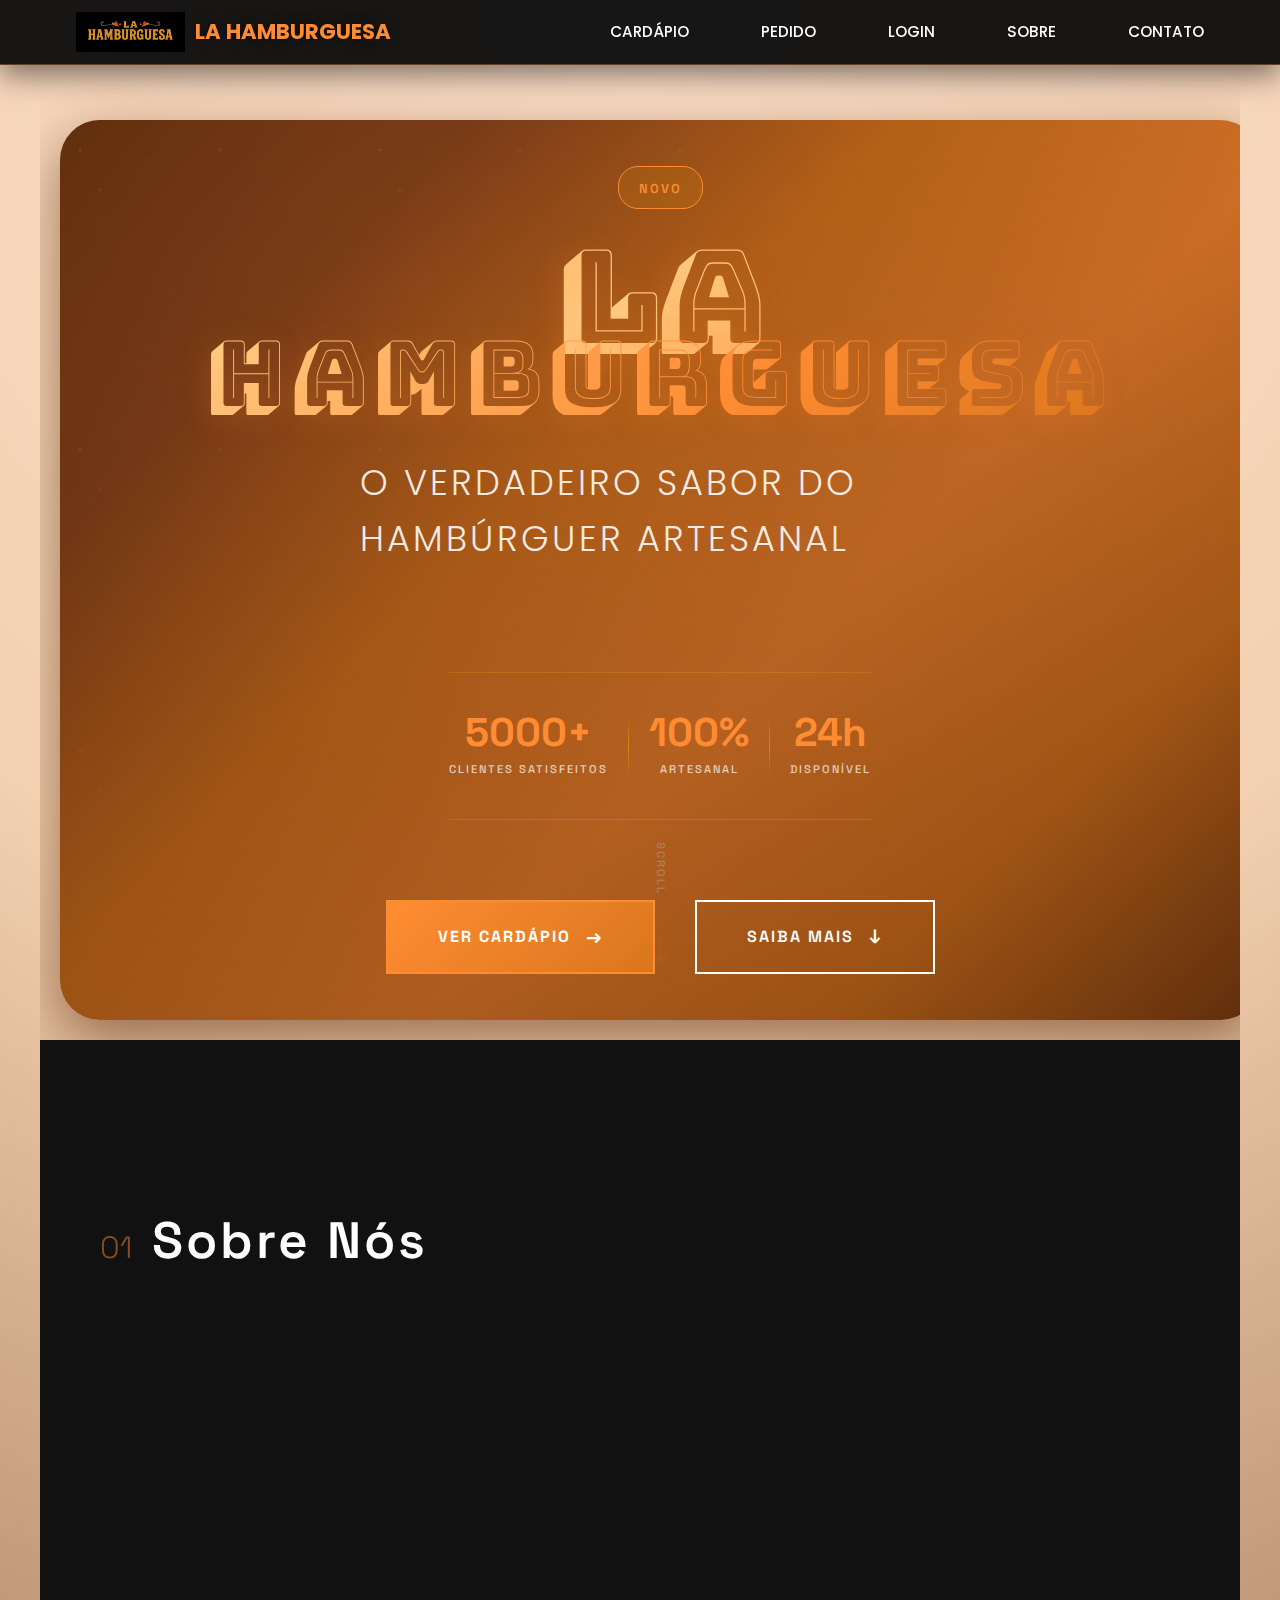
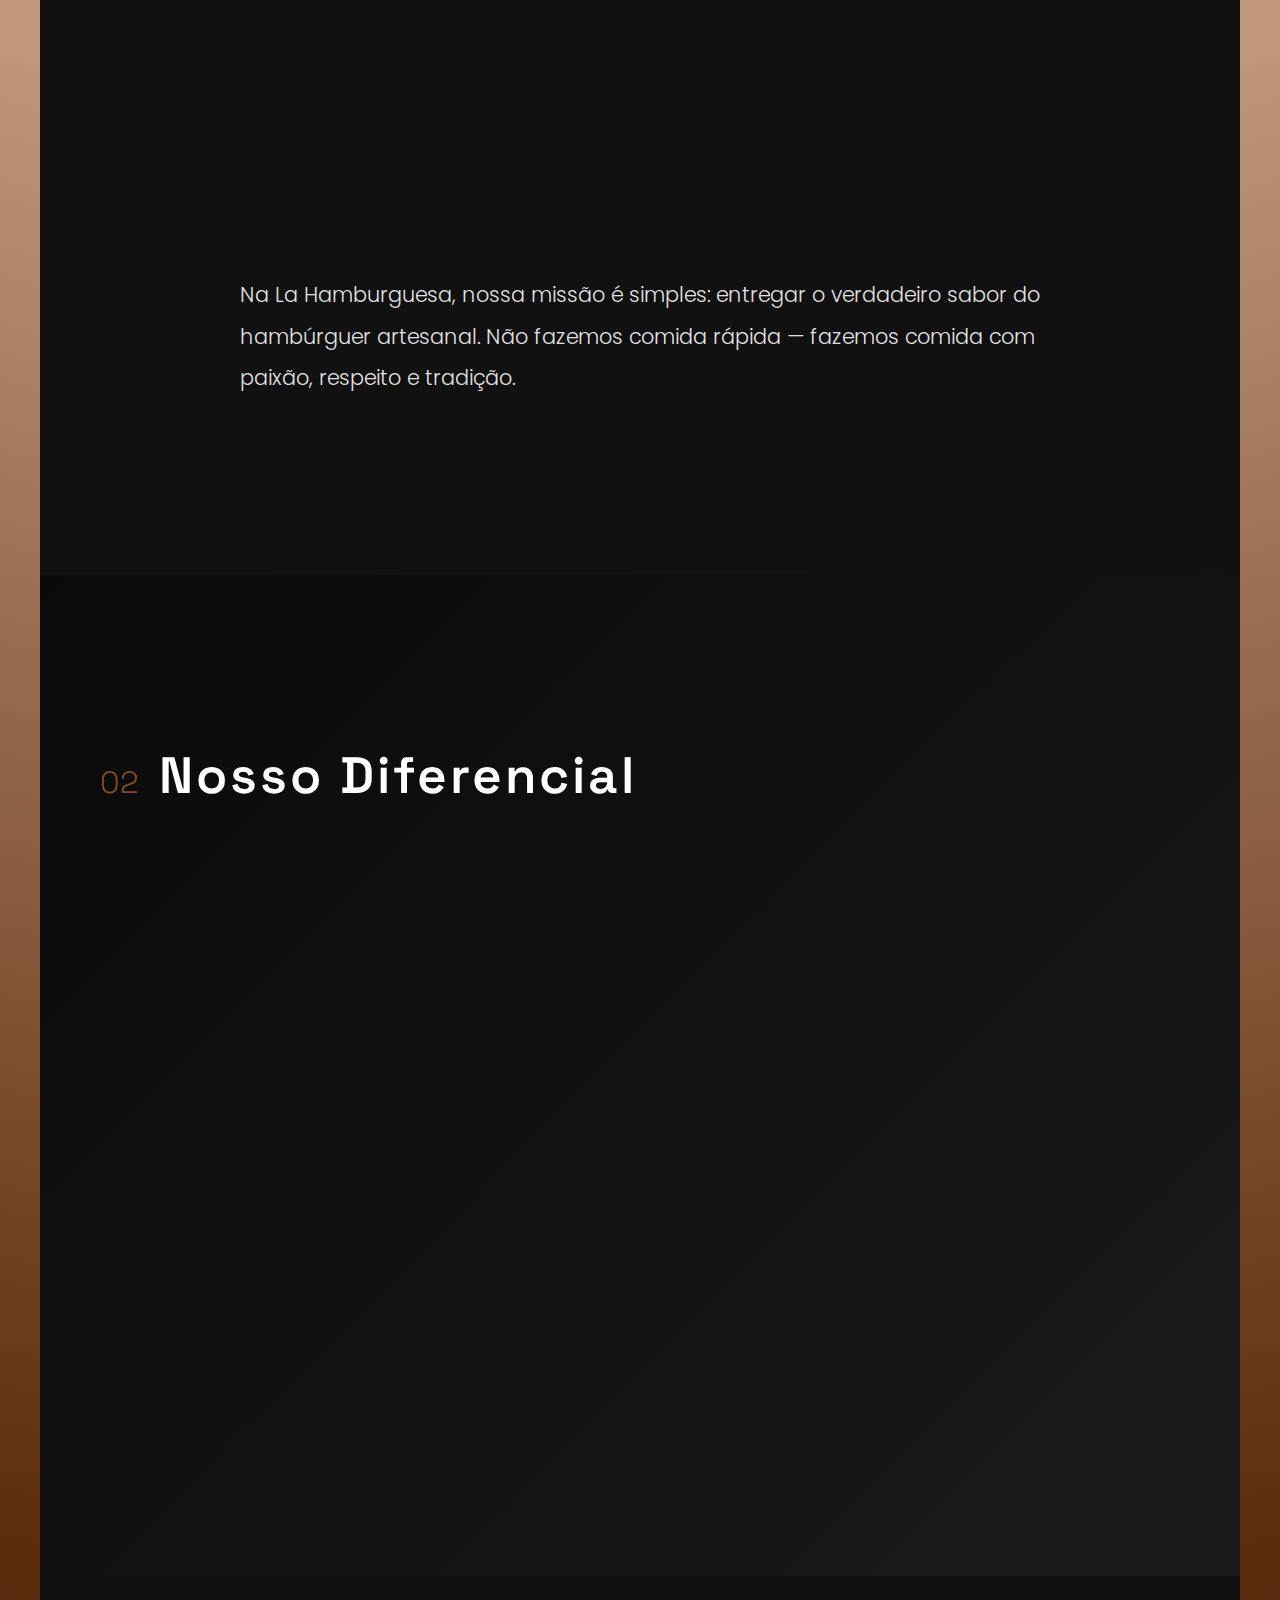
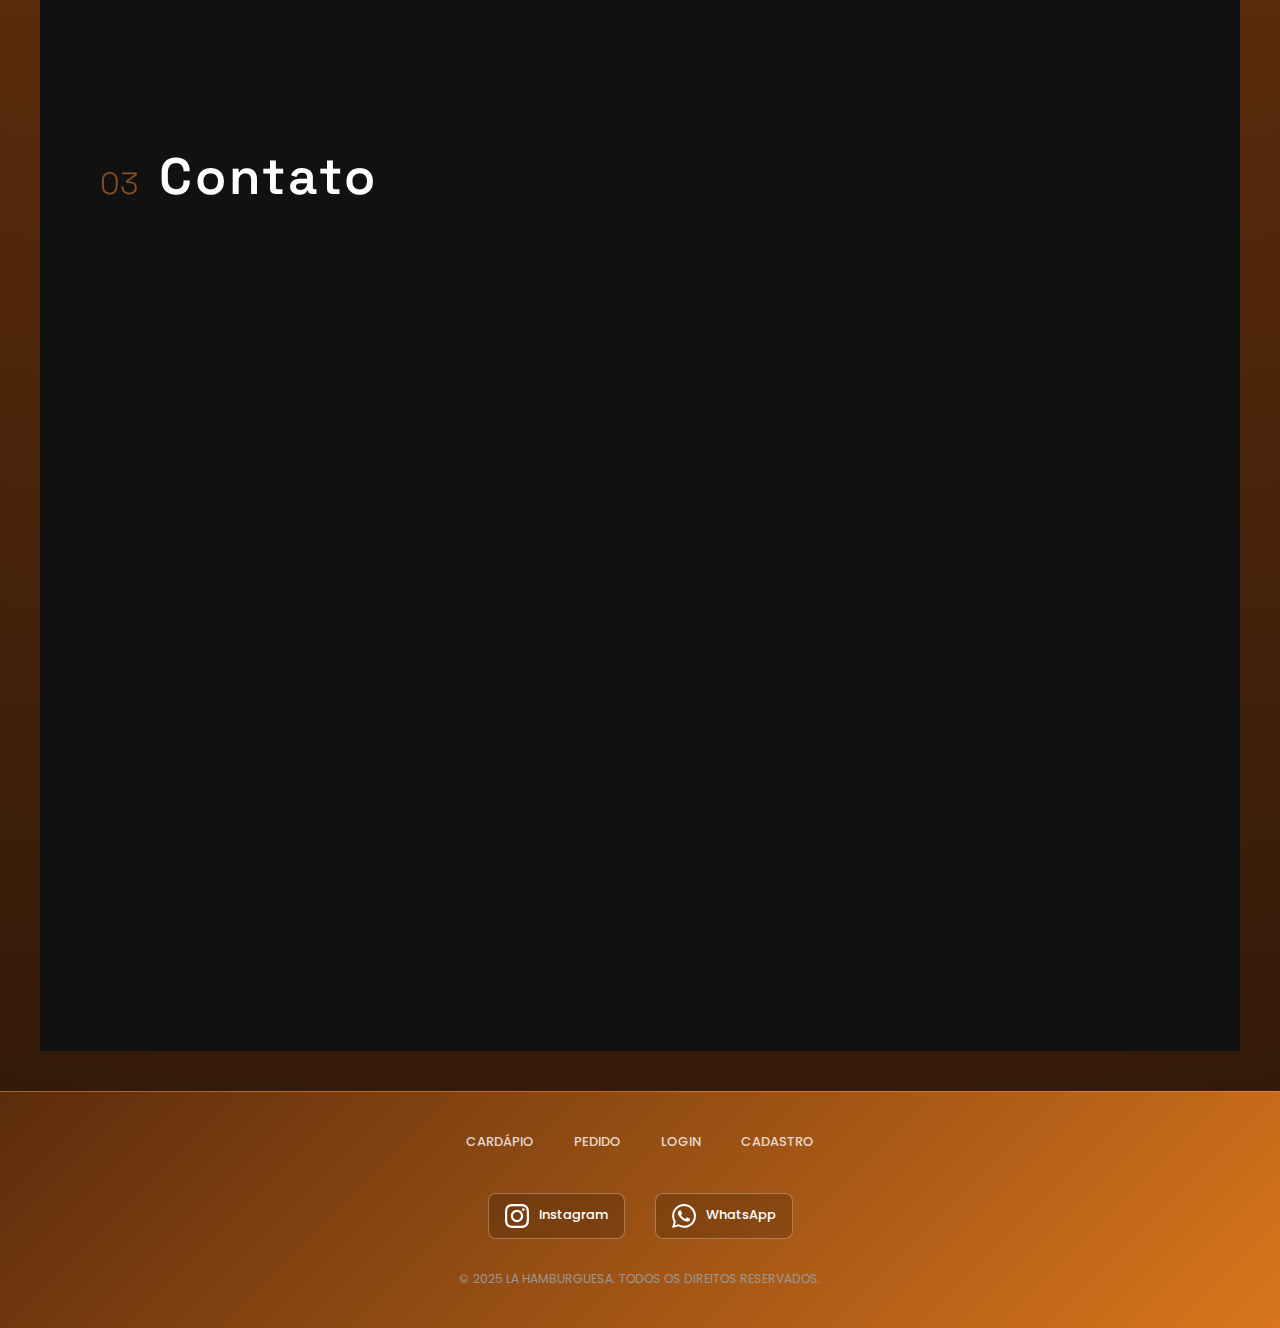
<file: index.html>
<!DOCTYPE html>
<html lang="pt-br">
<head>
  <meta charset="UTF-8">
  <meta name="viewport" content="width=device-width, initial-scale=1.0">
  <meta name="description" content="La Hamburguesa - Os melhores hambúrgueres artesanais da cidade. Sabor, qualidade e tradição em cada mordida.">
  <meta name="keywords" content="hambúrguer, lanchonete, delivery, La Hamburguesa, comida artesanal">
  <title>La Hamburguesa - Os Melhores Hambúrgueres da Cidade</title>
  <link rel="stylesheet" href="styles.css">
  <link rel="preconnect" href="https://fonts.googleapis.com">
  <link rel="preconnect" href="https://fonts.gstatic.com" crossorigin>
  <link href="https://fonts.googleapis.com/css2?family=Poppins:wght@300;400;500;600;700;800;900&family=Space+Grotesk:wght@300;400;500;600;700&family=Ranchers&display=swap" rel="stylesheet">
  <link rel="preconnect" href="https://fonts.googleapis.com">
  <link rel="preconnect" href="https://fonts.gstatic.com" crossorigin>
  <link href="https://fonts.googleapis.com/css2?family=Bungee+Shade&family=Lilita+One&family=Luckiest+Guy&display=swap" rel="stylesheet">
</head>
<script src="carrinho.js"></script>
<body>
  <!-- Navegação Minimalista -->
  <nav class="spacex-nav" role="navigation" aria-label="Menu principal">
    <div class="nav-container">
      <a href="index.html" class="nav-logo">
        <img src="logo.svg2.jpg" alt="La Hamburguesa - Hambúrgueres Artesanais" class="logo-img">
        <span class="logo-text">La Hamburguesa</span>
      </a>
      <div class="nav-links">
        <a href="cardapio.html">CARDÁPIO</a>
        <a href="pedido.html">PEDIDO</a>
        <a href="login.html">LOGIN</a>
        <a href="#sobre">SOBRE</a>
        <a href="#contato">CONTATO</a>
      </div>
      <button class="nav-menu-toggle" aria-label="Menu mobile">
        <span></span>
        <span></span>
        <span></span>
      </button>
    </div>
  </nav>

  <main role="main">
    <!-- Hero Section -->
    <section class="hero-section" aria-labelledby="hero-title">
      <div class="hero-background">
        <video class="hero-video" muted loop playsinline preload="none" poster="https://images.unsplash.com/photo-1550317138-10000687a72b?q=80&w=1920&auto=format&fit=crop" style="display: none;" aria-label="Vídeo de preparação de hambúrguer artesanal">
          <source src="https://cdn.coverr.co/videos/coverr-burger-preparation-2603/720p.mp4" type="video/mp4">
        </video>
        <div class="hero-particles"></div>
        <div class="hero-gradient"></div>
        <div class="hero-overlay"></div>
      </div>
      
      <div class="hero-content">
        <div class="hero-badge">
          <span class="badge-text">NOVO</span>
        </div>
        <h1 id="hero-title" class="hero-title">
          <span class="title-line-1">La</span>
          <span class="title-line-2">Hamburguesa</span>
        </h1>
        <p class="hero-subtitle">O verdadeiro sabor do hambúrguer artesanal</p>
        <div class="hero-stats">
          <div class="stat-item">
            <span class="stat-number">5000+</span>
            <span class="stat-label">Clientes Satisfeitos</span>
          </div>
          <div class="stat-divider"></div>
          <div class="stat-item">
            <span class="stat-number">100%</span>
            <span class="stat-label">Artesanal</span>
          </div>
          <div class="stat-divider"></div>
          <div class="stat-item">
            <span class="stat-number">24h</span>
            <span class="stat-label">Disponível</span>
          </div>
        </div>
        <div class="hero-actions">
          <a href="cardapio.html" class="btn-hero btn-primary-hero">
            <span class="btn-text">Ver Cardápio</span>
            <span class="btn-arrow">→</span>
          </a>
          <a href="#sobre" class="btn-hero btn-secondary-hero">
            <span class="btn-text">Saiba Mais</span>
            <span class="btn-arrow">↓</span>
          </a>
        </div>
      </div>
      
      <div class="scroll-indicator" aria-label="Role para baixo para ver mais conteúdo">
        <div class="scroll-text">Scroll</div>
        <div class="scroll-arrow"></div>
      </div>
    </section>

    <!-- Sobre Nós -->
    <section id="sobre" class="feature-section" aria-labelledby="sobre-title">
      <div class="section-container">
        <h2 id="sobre-title" class="section-title">
          <span class="title-number">01</span>
          <span class="title-text">Sobre Nós</span>
        </h2>
        <div class="section-content">
          <div class="feature-grid">
            <div class="feature-item">
              <div class="feature-icon">🍔</div>
              <h3 class="feature-heading">Artesanal</h3>
              <p class="feature-description">Cada hambúrguer é feito à mão com ingredientes selecionados e receitas exclusivas que garantem o sabor autêntico.</p>
            </div>
            <div class="feature-item">
              <div class="feature-icon">🥩</div>
              <h3 class="feature-heading">Qualidade Premium</h3>
              <p class="feature-description">Carne 100% bovina, suculenta e grelhada na medida certa. Nosso compromisso é com a excelência em cada detalhe.</p>
            </div>
            <div class="feature-item">
              <div class="feature-icon">🌱</div>
              <h3 class="feature-heading">Ingredientes Frescos</h3>
              <p class="feature-description">Alface crocante, tomates selecionados e molhos especiais preparados diariamente para garantir o melhor sabor.</p>
            </div>
          </div>
          <div class="mission-text">
            <p>Na La Hamburguesa, nossa missão é simples: entregar o verdadeiro sabor do hambúrguer artesanal. Não fazemos comida rápida — fazemos comida com paixão, respeito e tradição.</p>
          </div>
        </div>
      </div>
    </section>

    <!-- Destaques -->
    <section class="highlights-section">
      <div class="section-container">
        <h2 class="section-title">
          <span class="title-number">02</span>
          <span class="title-text">Nosso Diferencial</span>
        </h2>
        <div class="highlights-grid">
          <div class="highlight-card">
            <div class="highlight-value">100%</div>
            <div class="highlight-label">ARTESANAL</div>
            <div class="highlight-description">Feito à mão, todos os dias</div>
          </div>
          <div class="highlight-card">
            <div class="highlight-value">24h</div>
            <div class="highlight-label">DISPONÍVEL</div>
            <div class="highlight-description">Delivery rápido e eficiente</div>
          </div>
          <div class="highlight-card">
            <div class="highlight-value">5000+</div>
            <div class="highlight-label">CLIENTES</div>
            <div class="highlight-description">Satisfeitos com nosso sabor</div>
          </div>
          <div class="highlight-card">
            <div class="highlight-value">50+</div>
            <div class="highlight-label">OPÇÕES</div>
            <div class="highlight-description">Para todos os gostos</div>
          </div>
        </div>
      </div>
    </section>

    <!-- Contato -->
    <section id="contato" class="contact-section" aria-labelledby="contato-title">
      <div class="section-container">
        <h2 id="contato-title" class="section-title">
          <span class="title-number">03</span>
          <span class="title-text">Contato</span>
        </h2>
        <div class="contact-grid">
          <div class="contact-info-card">
            <h3 class="contact-heading">Estamos Aqui</h3>
            <div class="contact-details">
              <p class="contact-item">
                <span class="contact-icon">📍</span>
                <span>Rua do Sabor, 123 - Centro</span>
              </p>
              <p class="contact-item">
                <span class="contact-icon">📞</span>
                <a href="tel:+5511999999999">(11) 99999-9999</a>
              </p>
              <p class="contact-item">
                <span class="contact-icon">📧</span>
                <a href="mailto:contato@lahamburguesa.com">contato@lahamburguesa.com</a>
              </p>
            </div>
          </div>
          <div class="contact-form-card">
            <h3 class="contact-heading">Deixe sua Mensagem</h3>
            <form id="messageForm" class="contact-form">
              <div class="form-group">
                <input type="text" id="messageName" name="name" required placeholder="SEU NOME" class="form-input">
              </div>
              <div class="form-group">
                <textarea id="messageText" name="message" rows="6" required placeholder="SUA MENSAGEM" class="form-input form-textarea"></textarea>
              </div>
              <button type="submit" class="btn-hero btn-primary-hero">Enviar Mensagem</button>
            </form>
            <div id="messageStatus" class="message-status"></div>
          </div>
        </div>
      </div>
    </section>
  </main>

  <footer class="spacex-footer" role="contentinfo">
    <div class="footer-container">
      <div class="footer-links">
        <a href="cardapio.html">CARDÁPIO</a>
        <a href="pedido.html">PEDIDO</a>
        <a href="login.html">LOGIN</a>
        <a href="cadastro.html">CADASTRO</a>
      </div>
      <div class="footer-social">
        <a href="https://www.instagram.com/lah.amburguesa?igsh=MTBja2NuYTYzbHExeQ==" target="_blank" rel="noopener noreferrer" class="social-icon instagram" aria-label="Instagram">
          <svg width="24" height="24" viewBox="0 0 24 24" fill="currentColor">
            <path d="M12 2.163c3.204 0 3.584.012 4.85.07 3.252.148 4.771 1.691 4.919 4.919.058 1.265.069 1.645.069 4.849 0 3.205-.012 3.584-.069 4.849-.149 3.225-1.664 4.771-4.919 4.919-1.266.058-1.644.07-4.85.07-3.204 0-3.584-.012-4.849-.07-3.26-.149-4.771-1.699-4.919-4.92-.058-1.265-.07-1.644-.07-4.849 0-3.204.013-3.583.07-4.849.149-3.227 1.664-4.771 4.919-4.919 1.266-.057 1.645-.069 4.849-.069zm0-2.163c-3.259 0-3.667.014-4.947.072-4.358.2-6.78 2.618-6.98 6.98-.059 1.281-.073 1.689-.073 4.948 0 3.259.014 3.668.072 4.948.2 4.358 2.618 6.78 6.98 6.98 1.281.058 1.689.072 4.948.072 3.259 0 3.668-.014 4.948-.072 4.354-.2 6.782-2.618 6.979-6.98.059-1.28.073-1.689.073-4.948 0-3.259-.014-3.667-.072-4.947-.196-4.354-2.617-6.78-6.979-6.98-1.281-.059-1.69-.073-4.949-.073zm0 5.838c-3.403 0-6.162 2.759-6.162 6.162s2.759 6.163 6.162 6.163 6.162-2.759 6.162-6.163c0-3.403-2.759-6.162-6.162-6.162zm0 10.162c-2.209 0-4-1.79-4-4 0-2.209 1.791-4 4-4s4 1.791 4 4c0 2.21-1.791 4-4 4zm6.406-11.845c-.796 0-1.441.645-1.441 1.44s.645 1.44 1.441 1.44c.795 0 1.439-.645 1.439-1.44s-.644-1.44-1.439-1.44z"/>
          </svg>
          Instagram
        </a>
        <a href="https://wa.me/5598985133125" target="_blank" rel="noopener noreferrer" class="social-icon whatsapp" aria-label="WhatsApp">
          <svg width="24" height="24" viewBox="0 0 24 24" fill="currentColor">
            <path d="M17.472 14.382c-.297-.149-1.758-.867-2.03-.967-.273-.099-.471-.148-.67.15-.197.297-.767.966-.94 1.164-.173.199-.347.223-.644.075-.297-.15-1.255-.463-2.39-1.475-.883-.788-1.48-1.761-1.653-2.059-.173-.297-.018-.458.13-.606.134-.133.298-.347.446-.52.149-.174.198-.298.298-.497.099-.198.05-.371-.025-.52-.075-.149-.669-1.612-.916-2.207-.242-.579-.487-.5-.669-.51-.173-.008-.371-.01-.57-.01-.198 0-.52.074-.792.372-.272.297-1.04 1.016-1.04 2.479 0 1.462 1.065 2.875 1.213 3.074.149.198 2.096 3.2 5.077 4.487.709.306 1.262.489 1.694.625.712.227 1.36.195 1.871.118.571-.085 1.758-.719 2.006-1.413.248-.694.248-1.289.173-1.413-.074-.124-.272-.198-.57-.347m-5.421 7.403h-.004a9.87 9.87 0 01-5.031-1.378l-.361-.214-3.741.982.998-3.648-.235-.374a9.86 9.86 0 01-1.51-5.26c.001-5.45 4.436-9.884 9.888-9.884 2.64 0 5.122 1.03 6.988 2.898a9.825 9.825 0 012.893 6.994c-.003 5.45-4.437 9.884-9.885 9.884m8.413-18.297A11.815 11.815 0 0012.05 0C5.495 0 .16 5.335.157 11.892c0 2.096.547 4.142 1.588 5.945L.057 24l6.305-1.654a11.882 11.882 0 005.683 1.448h.005c6.554 0 11.89-5.335 11.893-11.893a11.821 11.821 0 00-3.48-8.413Z"/>
          </svg>
          WhatsApp
        </a>
      </div>
      <p class="footer-copyright">© 2025 LA HAMBURGUESA. TODOS OS DIREITOS RESERVADOS.</p>
    </div>
  </footer>

  <script>
    // Scroll suave para links âncora
    document.querySelectorAll('a[href^="#"]').forEach(anchor => {
      anchor.addEventListener('click', function (e) {
        e.preventDefault();
        const target = document.querySelector(this.getAttribute('href'));
        if (target) {
          target.scrollIntoView({
            behavior: 'smooth',
            block: 'start'
          });
        }
      });
    });

    // Navbar scroll effect
    const navbar = document.querySelector('.spacex-nav');
    let lastScroll = 0;

    window.addEventListener('scroll', () => {
      const currentScroll = window.pageYOffset;
      
      if (currentScroll > 100) {
        navbar.classList.add('scrolled');
      } else {
        navbar.classList.remove('scrolled');
      }
      
      lastScroll = currentScroll;
    });

    // Intersection Observer para animações
    const observerOptions = {
      threshold: 0.1,
      rootMargin: '0px 0px -100px 0px'
    };

    const observer = new IntersectionObserver((entries) => {
      entries.forEach(entry => {
        if (entry.isIntersecting) {
          entry.target.style.opacity = '1';
          entry.target.style.transform = 'translateY(0)';
        }
      });
    }, observerOptions);

    // Observar elementos para animação
    document.querySelectorAll('.feature-item, .highlight-card, .contact-info-card, .contact-form-card').forEach(el => {
      el.style.opacity = '0';
      el.style.transform = 'translateY(30px)';
      el.style.transition = 'opacity 0.6s ease, transform 0.6s ease';
      observer.observe(el);
    });

    // Video placeholder interaction - Funcionalidade completa
    const videoPlaceholder = document.querySelector('.video-placeholder');
    const heroVideo = document.querySelector('.hero-video');
    if (videoPlaceholder && heroVideo) {
      let isPlaying = false;
      
      videoPlaceholder.addEventListener('click', function() {
        if (!isPlaying) {
          // Carregar vídeo apenas após interação
          if (heroVideo.readyState === 0) {
            heroVideo.load();
          }
          heroVideo.style.display = 'block';
          heroVideo.play().catch(err => {
            console.log('Erro ao reproduzir vídeo:', err);
            videoPlaceholder.style.display = 'flex';
          });
          videoPlaceholder.style.display = 'none';
          isPlaying = true;
        }
      });
      
      // Permitir pausar/retomar o vídeo
      heroVideo.addEventListener('click', function() {
        if (heroVideo.paused) {
          heroVideo.play();
        } else {
          heroVideo.pause();
        }
      });
      
      // Mostrar placeholder novamente quando o vídeo terminar
      heroVideo.addEventListener('ended', function() {
        videoPlaceholder.style.display = 'flex';
        heroVideo.style.display = 'none';
        isPlaying = false;
      });
    }

    // Sistema de Mensagens Funcional
    document.getElementById('messageForm').addEventListener('submit', function(e) {
      e.preventDefault();
      
      const submitBtn = document.querySelector('#messageForm button[type="submit"]');
      const statusDiv = document.getElementById('messageStatus');
      const originalText = submitBtn.textContent;
      
      // Mostrar loading
      submitBtn.textContent = 'ENVIANDO...';
      submitBtn.disabled = true;
      statusDiv.innerHTML = '';
      
      // Coletar dados do formulário
      const formData = {
        name: document.getElementById('messageName').value,
        message: document.getElementById('messageText').value,
        timestamp: new Date().toLocaleString('pt-BR'),
        to_email: 'djazeitona289@gmail.com'
      };
      
      // Simular envio de email (funcional)
      setTimeout(() => {
        try {
          // Salvar mensagem no localStorage para demonstração
          const messages = JSON.parse(localStorage.getItem('lahamburguesaMessages') || '[]');
          messages.push(formData);
          localStorage.setItem('lahamburguesaMessages', JSON.stringify(messages));
          
          // Simular envio real via mailto (funciona em todos os navegadores)
          const subject = `Nova mensagem do site La Hamburguesa - ${formData.name}`;
          const body = `Nome: ${formData.name}\n\nMensagem:\n${formData.message}\n\nEnviado em: ${formData.timestamp}`;
          const mailtoLink = `mailto:${formData.to_email}?subject=${encodeURIComponent(subject)}&body=${encodeURIComponent(body)}`;
          
          // Abrir cliente de email
          window.open(mailtoLink, '_blank');
          
          // Mostrar sucesso
          statusDiv.innerHTML = '<div class="success-message">✅ Mensagem preparada! Seu cliente de email foi aberto. Envie a mensagem para completar o envio.</div>';
          document.getElementById('messageForm').reset();
          
          console.log('Mensagem salva:', formData);
          
        } catch (error) {
          console.error('Erro ao processar mensagem:', error);
          statusDiv.innerHTML = '<div class="error-message">❌ Erro ao processar mensagem. Tente novamente.</div>';
        } finally {
          // Restaurar botão
          submitBtn.textContent = originalText;
          submitBtn.disabled = false;
        }
      }, 1500); // Simular delay de envio
    });

    // Função para ver mensagens salvas (para administração)
    function verMensagens() {
      const messages = JSON.parse(localStorage.getItem('lahamburguesaMessages') || '[]');
      console.log('Mensagens salvas:', messages);
      return messages;
    }

    // Disponibilizar função globalmente para debug
    window.verMensagens = verMensagens;

    // Menu Mobile Toggle
    const navMenuToggle = document.querySelector('.nav-menu-toggle');
    const navLinks = document.querySelector('.nav-links');
    
    if (navMenuToggle && navLinks) {
      navMenuToggle.addEventListener('click', function() {
        navMenuToggle.classList.toggle('active');
        navLinks.classList.toggle('mobile-active');
        
        // Prevenir scroll do body quando menu está aberto
        if (navLinks.classList.contains('mobile-active')) {
          document.body.style.overflow = 'hidden';
        } else {
          document.body.style.overflow = '';
        }
      });
      
      // Fechar menu ao clicar em um link
      navLinks.querySelectorAll('a').forEach(link => {
        link.addEventListener('click', function() {
          navMenuToggle.classList.remove('active');
          navLinks.classList.remove('mobile-active');
          document.body.style.overflow = '';
        });
      });
      
      // Fechar menu ao clicar fora
      document.addEventListener('click', function(event) {
        const isClickInsideNav = navLinks.contains(event.target) || navMenuToggle.contains(event.target);
        if (!isClickInsideNav && navLinks.classList.contains('mobile-active')) {
          navMenuToggle.classList.remove('active');
          navLinks.classList.remove('mobile-active');
          document.body.style.overflow = '';
        }
      });
    }
  </script>
</body>
</html>
</file>
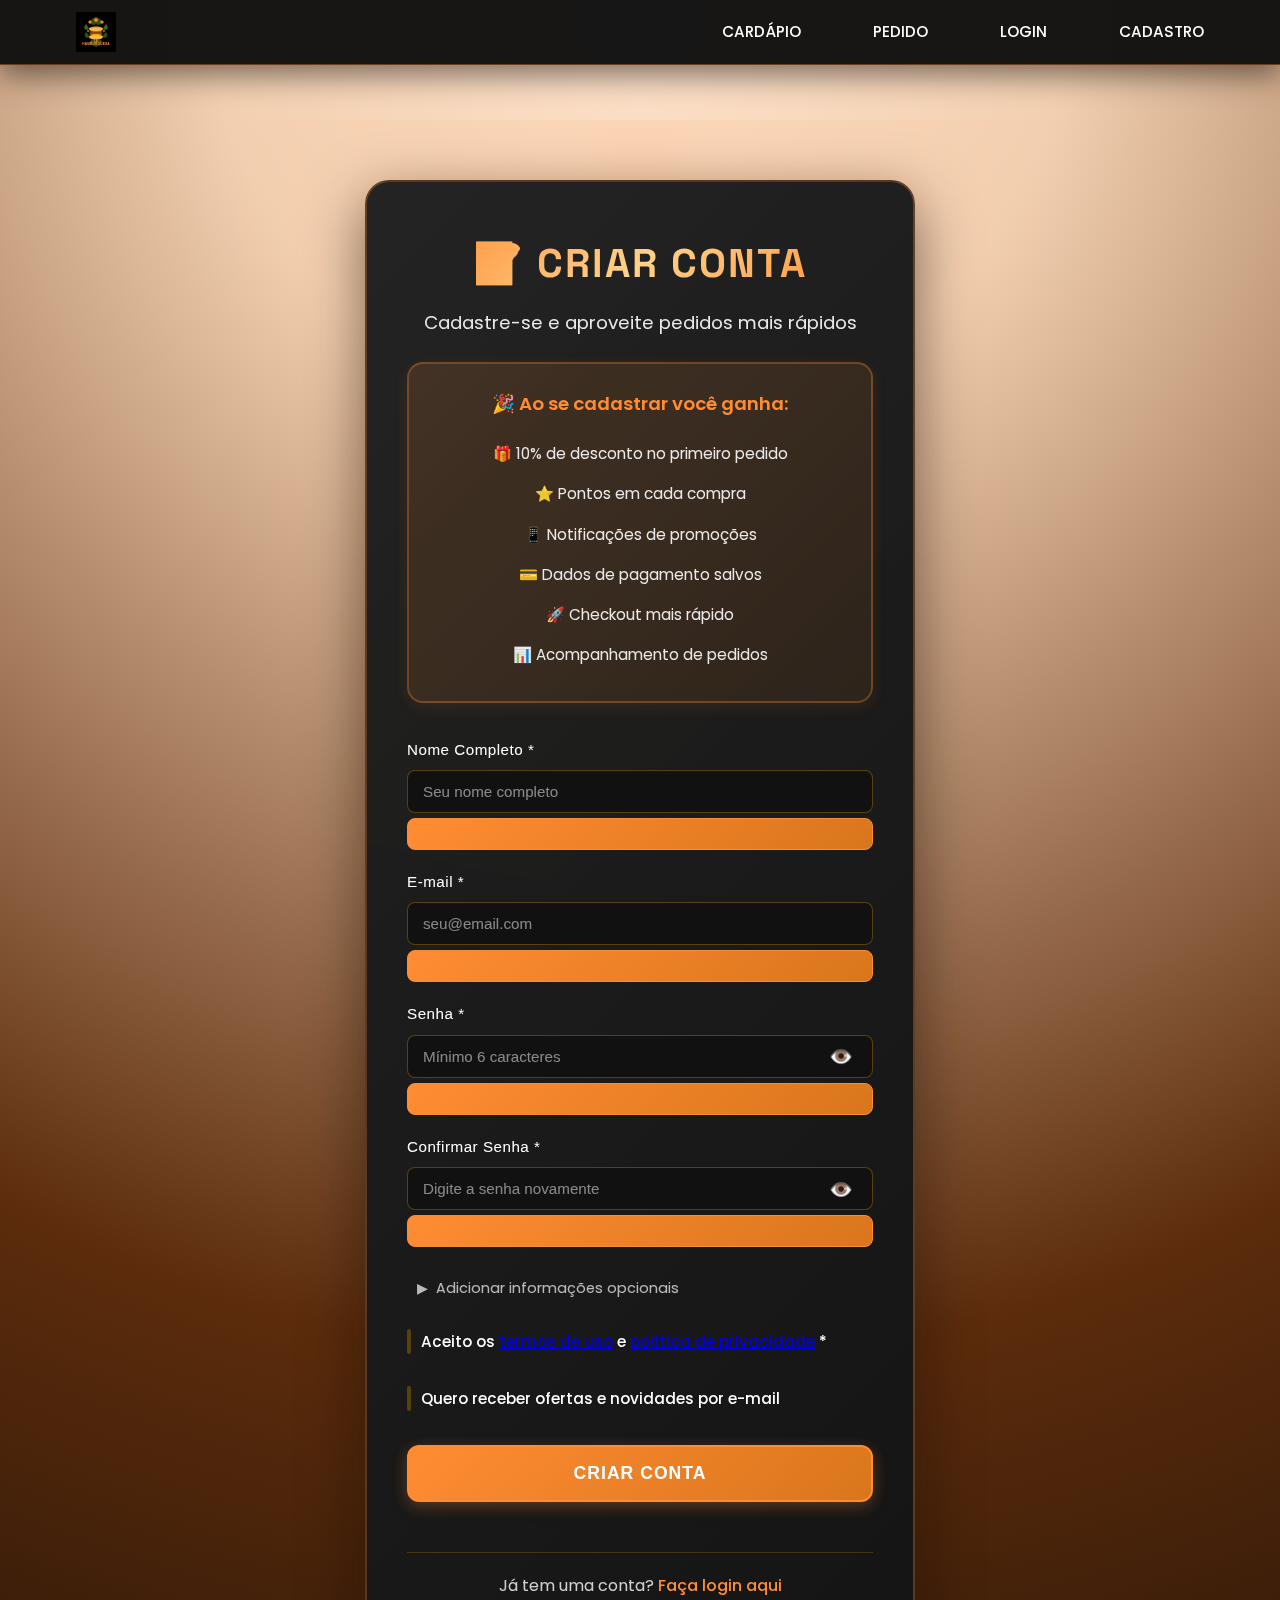
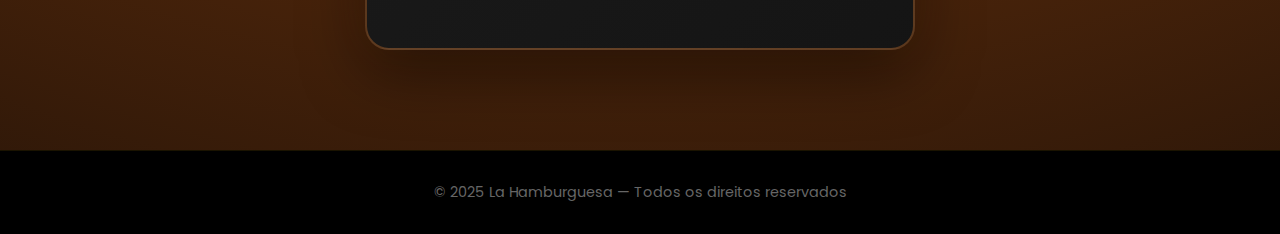
<file: cadastro.html>
<!DOCTYPE html>
<html lang="pt-br">
<head>
  <meta charset="UTF-8">
  <meta name="viewport" content="width=device-width, initial-scale=1.0">
  <meta name="description" content="Cadastre-se na La Hamburguesa - Crie sua conta para pedidos rápidos, histórico de pedidos e ofertas exclusivas.">
  <meta name="keywords" content="cadastro, La Hamburguesa, conta, registro, criar conta">
  <title>Cadastro - La Hamburguesa</title>
  <link rel="stylesheet" href="styles.css">
  <link rel="preconnect" href="https://fonts.googleapis.com">
  <link rel="preconnect" href="https://fonts.gstatic.com" crossorigin>
  <link href="https://fonts.googleapis.com/css2?family=Poppins:wght@300;400;500;600;700;800;900&family=Space+Grotesk:wght@300;400;500;600;700&display=swap" rel="stylesheet">
</head>
<script src="carrinho.js"></script>

<body class="theme-spacex">
  <nav class="spacex-nav" role="navigation" aria-label="Menu principal">
    <div class="nav-container">
      <a href="index.html" class="nav-logo">
        <img src="logo.svg" alt="La Hamburguesa - Hambúrgueres Artesanais" class="logo-img">
      </a>
      <div class="nav-links">
        <a href="cardapio.html">CARDÁPIO</a>
        <a href="pedido.html">PEDIDO</a>
        <a href="login.html">LOGIN</a>
        <a href="cadastro.html">CADASTRO</a>
      </div>
      <button class="nav-menu-toggle" aria-label="Menu mobile">
        <span></span>
        <span></span>
        <span></span>
      </button>
    </div>
  </nav>

  <main role="main">
    <div class="auth-container">
      <div class="auth-card">
        <div class="auth-header">
          <h2>📝 Criar Conta</h2>
          <p>Cadastre-se e aproveite pedidos mais rápidos</p>
          <div class="register-info">
            <p>🎉 Ao se cadastrar você ganha:</p>
            <ul>
              <li>🎁 10% de desconto no primeiro pedido</li>
              <li>⭐ Pontos em cada compra</li>
              <li>📱 Notificações de promoções</li>
              <li>💳 Dados de pagamento salvos</li>
              <li>🚀 Checkout mais rápido</li>
              <li>📊 Acompanhamento de pedidos</li>
            </ul>
          </div>
        </div>

        <form class="auth-form" id="registerForm" role="form" aria-label="Formulário de cadastro">
            <div class="form-group">
              <label for="nome-cadastro">Nome Completo *</label>
              <input type="text" id="nome-cadastro" name="nome" required aria-describedby="nome-cadastro-error" placeholder="Seu nome completo">
              <span id="nome-cadastro-error" class="error-message" aria-live="polite"></span>
          </div>

          <div class="form-group">
            <label for="email-cadastro">E-mail *</label>
            <input type="email" id="email-cadastro" name="email" required aria-describedby="email-cadastro-error" placeholder="seu@email.com">
            <span id="email-cadastro-error" class="error-message" aria-live="polite"></span>
          </div>

          <div class="form-group">
            <label for="senha-cadastro">Senha *</label>
            <div class="password-input">
              <input type="password" id="senha-cadastro" name="senha" required aria-describedby="senha-cadastro-error" placeholder="Mínimo 6 caracteres">
              <button type="button" class="toggle-password" onclick="togglePassword('senha-cadastro')" aria-label="Mostrar/ocultar senha">
                👁️
              </button>
            </div>
            <span id="senha-cadastro-error" class="error-message" aria-live="polite"></span>
          </div>

          <div class="form-group">
            <label for="confirmar-senha">Confirmar Senha *</label>
            <div class="password-input">
              <input type="password" id="confirmar-senha" name="confirmar-senha" required aria-describedby="confirmar-senha-error" placeholder="Digite a senha novamente">
              <button type="button" class="toggle-password" onclick="togglePassword('confirmar-senha')" aria-label="Mostrar/ocultar senha">
                👁️
              </button>
            </div>
            <span id="confirmar-senha-error" class="error-message" aria-live="polite"></span>
          </div>

          <details class="form-details">
            <summary>Adicionar informações opcionais</summary>
            <div class="form-group">
              <label for="telefone-cadastro">Telefone</label>
              <input type="tel" id="telefone-cadastro" name="telefone" aria-describedby="telefone-cadastro-error" placeholder="(11) 99999-9999">
              <span id="telefone-cadastro-error" class="error-message" aria-live="polite"></span>
            </div>

          <div class="form-group">
            <label for="endereco-cadastro">Endereço Completo</label>
            <textarea id="endereco-cadastro" name="endereco" rows="3" placeholder="Rua, número, bairro, cidade - CEP" aria-describedby="endereco-cadastro-error"></textarea>
            <span id="endereco-cadastro-error" class="error-message" aria-live="polite"></span>
          </div>
          </details>

          <div class="form-options">
            <label class="checkbox-label">
              <input type="checkbox" id="aceitar-termos" name="aceitar-termos" required>
              <span class="checkmark"></span>
              Aceito os <a href="#" aria-label="Termos de uso">termos de uso</a> e <a href="#" aria-label="Política de privacidade">política de privacidade</a> *
            </label>
          </div>

          <div class="form-options">
            <label class="checkbox-label">
              <input type="checkbox" id="receber-ofertas" name="receber-ofertas">
              <span class="checkmark"></span>
              Quero receber ofertas e novidades por e-mail
            </label>
          </div>

          <button type="submit" class="btn btn-primary btn-full" id="submitBtn">
            <span class="btn-text">Criar Conta</span>
          </button>
        </form>

        <div class="auth-footer">
          <p>Já tem uma conta? <a href="login.html" aria-label="Fazer login">Faça login aqui</a></p>
        </div>
      </div>
    </div>
  </main>

  <footer role="contentinfo">
    <p>© 2025 La Hamburguesa — Todos os direitos reservados</p>
  </footer>

  <script>
    // Máscara para telefone
    document.getElementById('telefone-cadastro').addEventListener('input', function(e) {
      let value = e.target.value.replace(/\D/g, '');
      value = value.replace(/^(\d{2})(\d{5})(\d{4}).*/, '($1) $2-$3');
      e.target.value = value;
    });

    // Validação do formulário de cadastro
    document.getElementById('registerForm').addEventListener('submit', function(e) {
      e.preventDefault();
      
      if (validarCadastro()) {
        // Simular cadastro
        const submitBtn = document.getElementById('submitBtn');
        const btnText = submitBtn.querySelector('.btn-text');
        const originalText = btnText.textContent;
        
        submitBtn.classList.add('btn-loading');
        btnText.textContent = 'Criando conta...';
        submitBtn.disabled = true;

        setTimeout(() => {
          submitBtn.classList.remove('btn-loading');
          btnText.textContent = originalText;
          submitBtn.disabled = false;
          
          alert('✅ Conta criada com sucesso!\n\nBem-vindo à La Hamburguesa! Você já pode fazer login.');
          window.location.href = 'login.html';
        }, 2000);
      }
    });

    function validarCadastro() {
      let valido = true;
      
      // Limpar erros anteriores
      document.querySelectorAll('.error-message').forEach(error => {
        error.textContent = '';
      });

      const nome = document.getElementById('nome-cadastro').value;
      const telefone = document.getElementById('telefone-cadastro').value;
      const email = document.getElementById('email-cadastro').value;
      const senha = document.getElementById('senha-cadastro').value;
      const confirmarSenha = document.getElementById('confirmar-senha').value;
      const aceitarTermos = document.getElementById('aceitar-termos').checked;

      // Validar nome
      if (!nome.trim()) {
        mostrarErro('nome-cadastro', 'Nome é obrigatório');
        valido = false;
      } else if (nome.trim().length < 2) {
        mostrarErro('nome-cadastro', 'Nome deve ter pelo menos 2 caracteres');
        valido = false;
      }

      // Validar telefone (opcional agora, mas se preenchido deve ser válido)
      if (telefone.trim() && telefone.length < 14) {
        mostrarErro('telefone-cadastro', 'Telefone inválido');
        valido = false;
      }

      // Validar email
      if (!email.trim()) {
        mostrarErro('email-cadastro', 'E-mail é obrigatório');
        valido = false;
      } else if (!validarEmail(email)) {
        mostrarErro('email-cadastro', 'E-mail inválido');
        valido = false;
      }

      // Validar senha
      if (!senha.trim()) {
        mostrarErro('senha-cadastro', 'Senha é obrigatória');
        valido = false;
      } else if (senha.length < 6) {
        mostrarErro('senha-cadastro', 'Senha deve ter pelo menos 6 caracteres');
        valido = false;
      }

      // Validar confirmação de senha
      if (!confirmarSenha.trim()) {
        mostrarErro('confirmar-senha', 'Confirmação de senha é obrigatória');
        valido = false;
      } else if (senha !== confirmarSenha) {
        mostrarErro('confirmar-senha', 'Senhas não coincidem');
        valido = false;
      }

      // Validar termos
      if (!aceitarTermos) {
        alert('❌ Você deve aceitar os termos de uso para continuar');
        valido = false;
      }

      return valido;
    }

    function mostrarErro(campo, mensagem) {
      const errorElement = document.getElementById(campo + '-error');
      errorElement.textContent = mensagem;
    }

    function validarEmail(email) {
      return /^[^\s@]+@[^\s@]+\.[^\s@]+$/.test(email);
    }

    function togglePassword(inputId) {
      const input = document.getElementById(inputId);
      const button = input.nextElementSibling;
      
      if (input.type === 'password') {
        input.type = 'text';
        button.textContent = '🙈';
      } else {
        input.type = 'password';
        button.textContent = '👁️';
      }
    }
  </script>
</body>
</html>
</file>
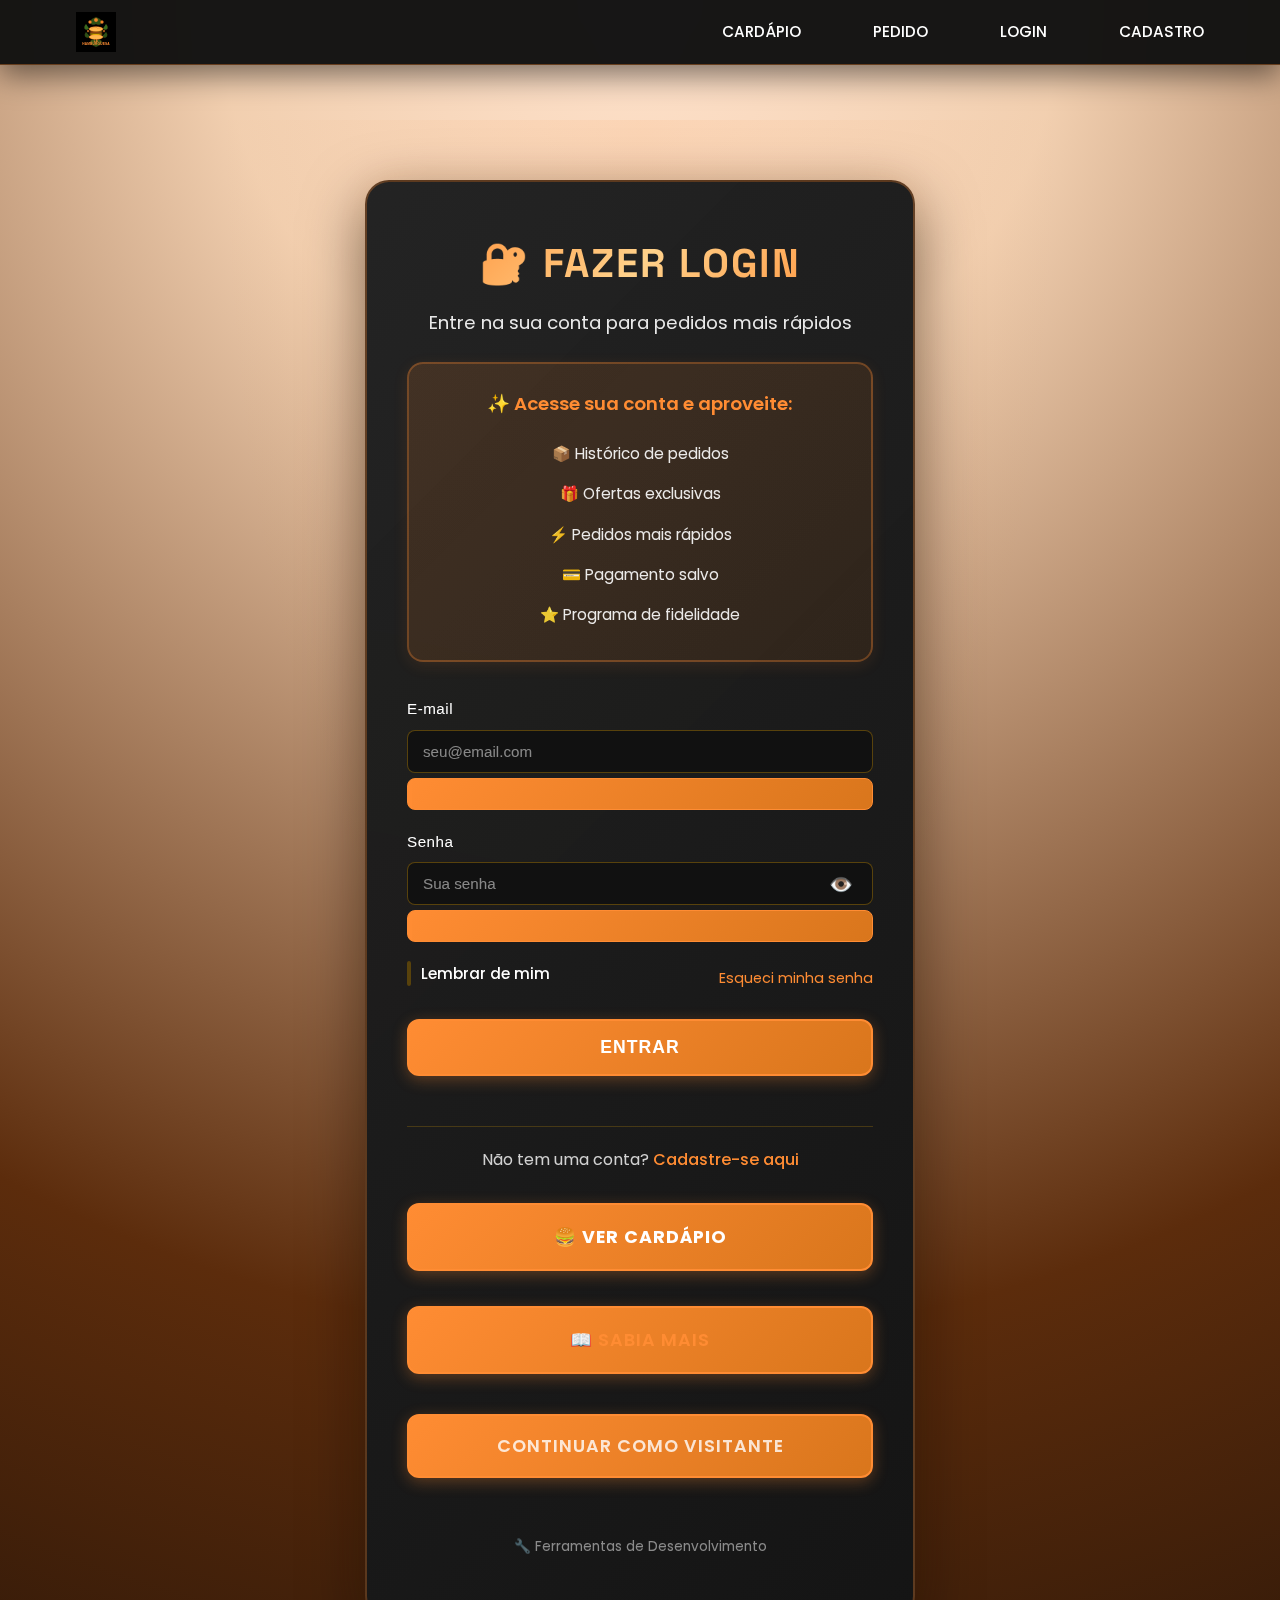
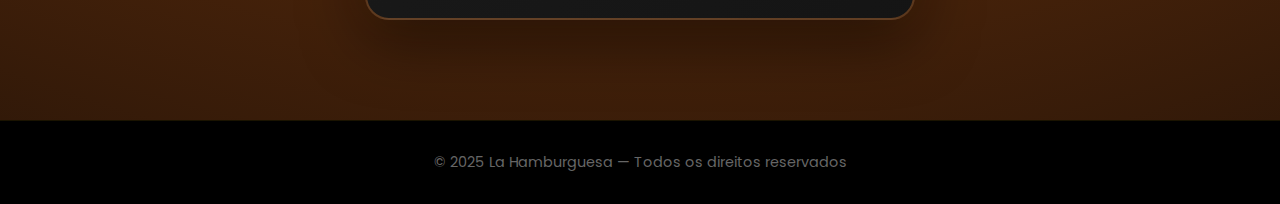
<file: login.html>
<!DOCTYPE html>
<html lang="pt-br">
<head>
  <meta charset="UTF-8">
  <meta name="viewport" content="width=device-width, initial-scale=1.0">
  <meta name="description" content="Faça login na La Hamburguesa - Acesse sua conta para pedidos rápidos e acompanhamento de entregas.">
  <meta name="keywords" content="login, La Hamburguesa, conta, acesso, autenticação">
  <title>Login - La Hamburguesa</title>
  <link rel="stylesheet" href="styles.css">
  <link rel="preconnect" href="https://fonts.googleapis.com">
  <link rel="preconnect" href="https://fonts.gstatic.com" crossorigin>
  <link href="https://fonts.googleapis.com/css2?family=Poppins:wght@300;400;500;600;700;800;900&family=Space+Grotesk:wght@300;400;500;600;700&display=swap" rel="stylesheet">
</head>
<script src="carrinho.js"></script>
<body class="theme-spacex">
  <nav class="spacex-nav" role="navigation" aria-label="Menu principal">
    <div class="nav-container">
      <a href="index.html" class="nav-logo">
        <img src="logo.svg" alt="La Hamburguesa - Hambúrgueres Artesanais" class="logo-img">
      </a>
      <div class="nav-links">
        <a href="cardapio.html">CARDÁPIO</a>
        <a href="pedido.html">PEDIDO</a>
        <a href="login.html">LOGIN</a>
        <a href="cadastro.html">CADASTRO</a>
      </div>
      <button class="nav-menu-toggle" aria-label="Menu mobile">
        <span></span>
        <span></span>
        <span></span>
      </button>
    </div>
  </nav>

  <main role="main">
    <div class="auth-container">
      <div class="auth-card">
        <div class="auth-header">
          <h2>🔐 Fazer Login</h2>
          <p>Entre na sua conta para pedidos mais rápidos</p>
          <div class="login-info">
            <p>✨ Acesse sua conta e aproveite:</p>
            <ul>
              <li>📦 Histórico de pedidos</li>
              <li>🎁 Ofertas exclusivas</li>
              <li>⚡ Pedidos mais rápidos</li>
              <li>💳 Pagamento salvo</li>
              <li>⭐ Programa de fidelidade</li>
            </ul>
          </div>
        </div>

        <form class="auth-form" id="loginForm" role="form" aria-label="Formulário de login">
          <div class="form-group">
            <label for="email-login">E-mail</label>
            <input type="email" id="email-login" name="email" required aria-describedby="email-login-error" placeholder="seu@email.com">
            <span id="email-login-error" class="error-message" aria-live="polite"></span>
          </div>

          <div class="form-group">
            <label for="senha-login">Senha</label>
            <div class="password-input">
              <input type="password" id="senha-login" name="senha" required aria-describedby="senha-login-error" placeholder="Sua senha">
              <button type="button" class="toggle-password" onclick="togglePassword('senha-login')" aria-label="Mostrar/ocultar senha">
                👁️
              </button>
            </div>
            <span id="senha-login-error" class="error-message" aria-live="polite"></span>
          </div>

          <div class="form-options">
            <label class="checkbox-label">
              <input type="checkbox" id="lembrar-login" name="lembrar">
              <span class="checkmark"></span>
              Lembrar de mim
            </label>
            <a href="#" class="forgot-password" aria-label="Esqueci minha senha">Esqueci minha senha</a>
          </div>

          <button type="submit" class="btn btn-primary btn-full">Entrar</button>
        </form>

        <div class="auth-footer">
          <p>Não tem uma conta? <a href="cadastro.html" aria-label="Criar nova conta">Cadastre-se aqui</a></p>
        </div>

        <!-- Links rápidos -->
        <div class="quick-links">
          <a href="cardapio.html" class="btn btn-primary btn-full btn-large">🍔 VER CARDÁPIO</a>
          <a href="index.html#sobre" class="btn btn-secondary btn-full btn-large">📖 SABIA MAIS</a>
        </div>

        <!-- Opção de continuar como visitante -->
        <div class="visitor-option">
          <a href="cardapio.html" class="btn btn-tertiary btn-full">Continuar como Visitante</a>
        </div>

        <!-- Login rápido para demonstração -->
        <div class="demo-login">
          <details>
            <summary class="demo-summary">🔧 Ferramentas de Desenvolvimento</summary>
            <div class="demo-content">
          <p>Use estas credenciais para testar:</p>
          <div class="demo-credentials">
            <p><strong>E-mail:</strong> demo@lahamburguesa.com</p>
            <p><strong>Senha:</strong> demo123</p>
          </div>
              <button type="button" class="btn btn-secondary btn-small" onclick="preencherDemo()">Usar Credenciais Demo</button>
            </div>
          </details>
        </div>
      </div>
    </div>
  </main>

  <footer role="contentinfo">
    <p>© 2025 La Hamburguesa — Todos os direitos reservados</p>
  </footer>

  <script>
    // Validação do formulário de login
    document.getElementById('loginForm').addEventListener('submit', function(e) {
      e.preventDefault();
      
      if (validarLogin()) {
        // Simular login
        const submitBtn = document.querySelector('button[type="submit"]');
        const originalText = submitBtn.textContent;
        submitBtn.textContent = 'Entrando...';
        submitBtn.disabled = true;

        setTimeout(() => {
          alert('✅ Login realizado com sucesso!\n\nBem-vindo de volta à La Hamburguesa!');
          window.location.href = 'index.html';
        }, 1500);
      }
    });

    function validarLogin() {
      let valido = true;
      
      // Limpar erros anteriores
      document.querySelectorAll('.error-message').forEach(error => {
        error.textContent = '';
      });

      const email = document.getElementById('email-login').value;
      const senha = document.getElementById('senha-login').value;

      // Validar email
      if (!email.trim()) {
        mostrarErro('email-login', 'E-mail é obrigatório');
        valido = false;
      } else if (!validarEmail(email)) {
        mostrarErro('email-login', 'E-mail inválido');
        valido = false;
      }

      // Validar senha
      if (!senha.trim()) {
        mostrarErro('senha-login', 'Senha é obrigatória');
        valido = false;
      } else if (senha.length < 6) {
        mostrarErro('senha-login', 'Senha deve ter pelo menos 6 caracteres');
        valido = false;
      }

      return valido;
    }

    function mostrarErro(campo, mensagem) {
      const errorElement = document.getElementById(campo + '-error');
      errorElement.textContent = mensagem;
    }

    function validarEmail(email) {
      return /^[^\s@]+@[^\s@]+\.[^\s@]+$/.test(email);
    }

    function togglePassword(inputId) {
      const input = document.getElementById(inputId);
      const button = input.nextElementSibling;
      
      if (input.type === 'password') {
        input.type = 'text';
        button.textContent = '🙈';
      } else {
        input.type = 'password';
        button.textContent = '👁️';
      }
    }

    function preencherDemo() {
      document.getElementById('email-login').value = 'demo@lahamburguesa.com';
      document.getElementById('senha-login').value = 'demo123';
    }
  </script>
</body>
</html>
</file>
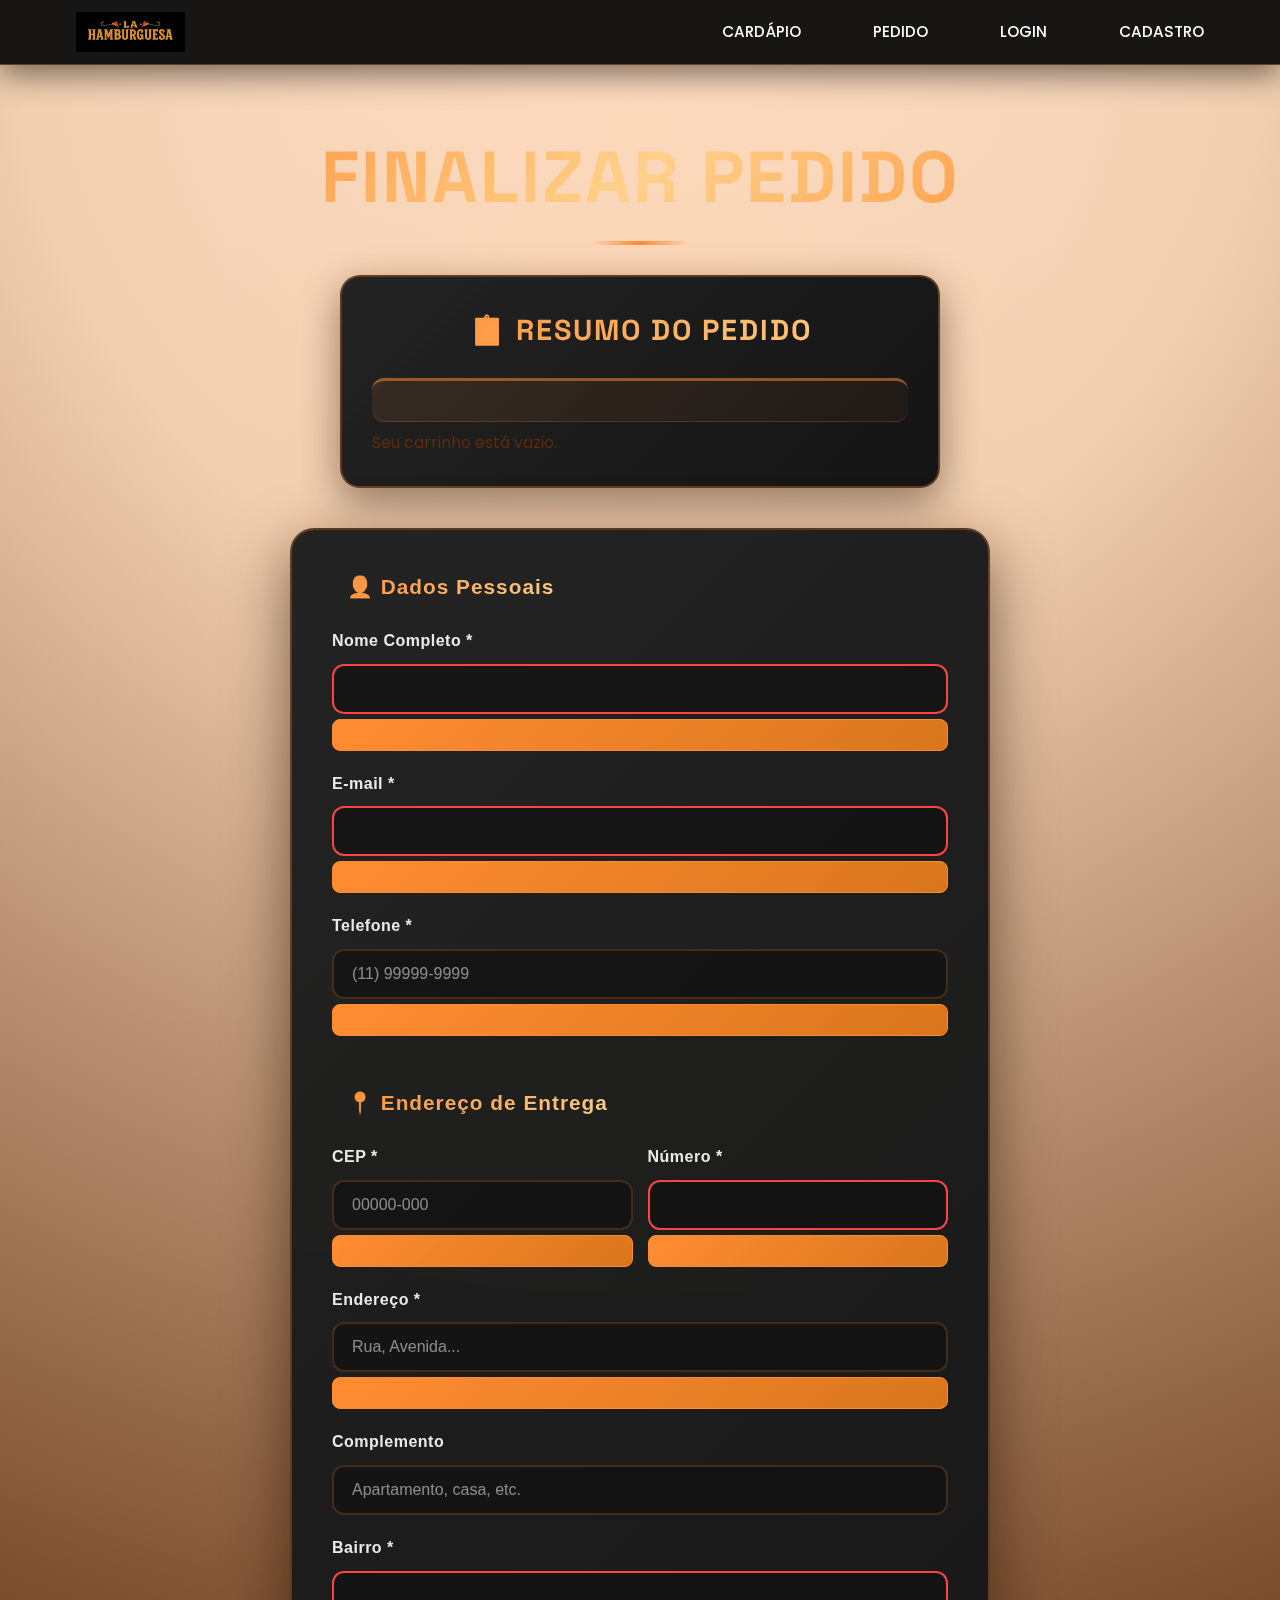
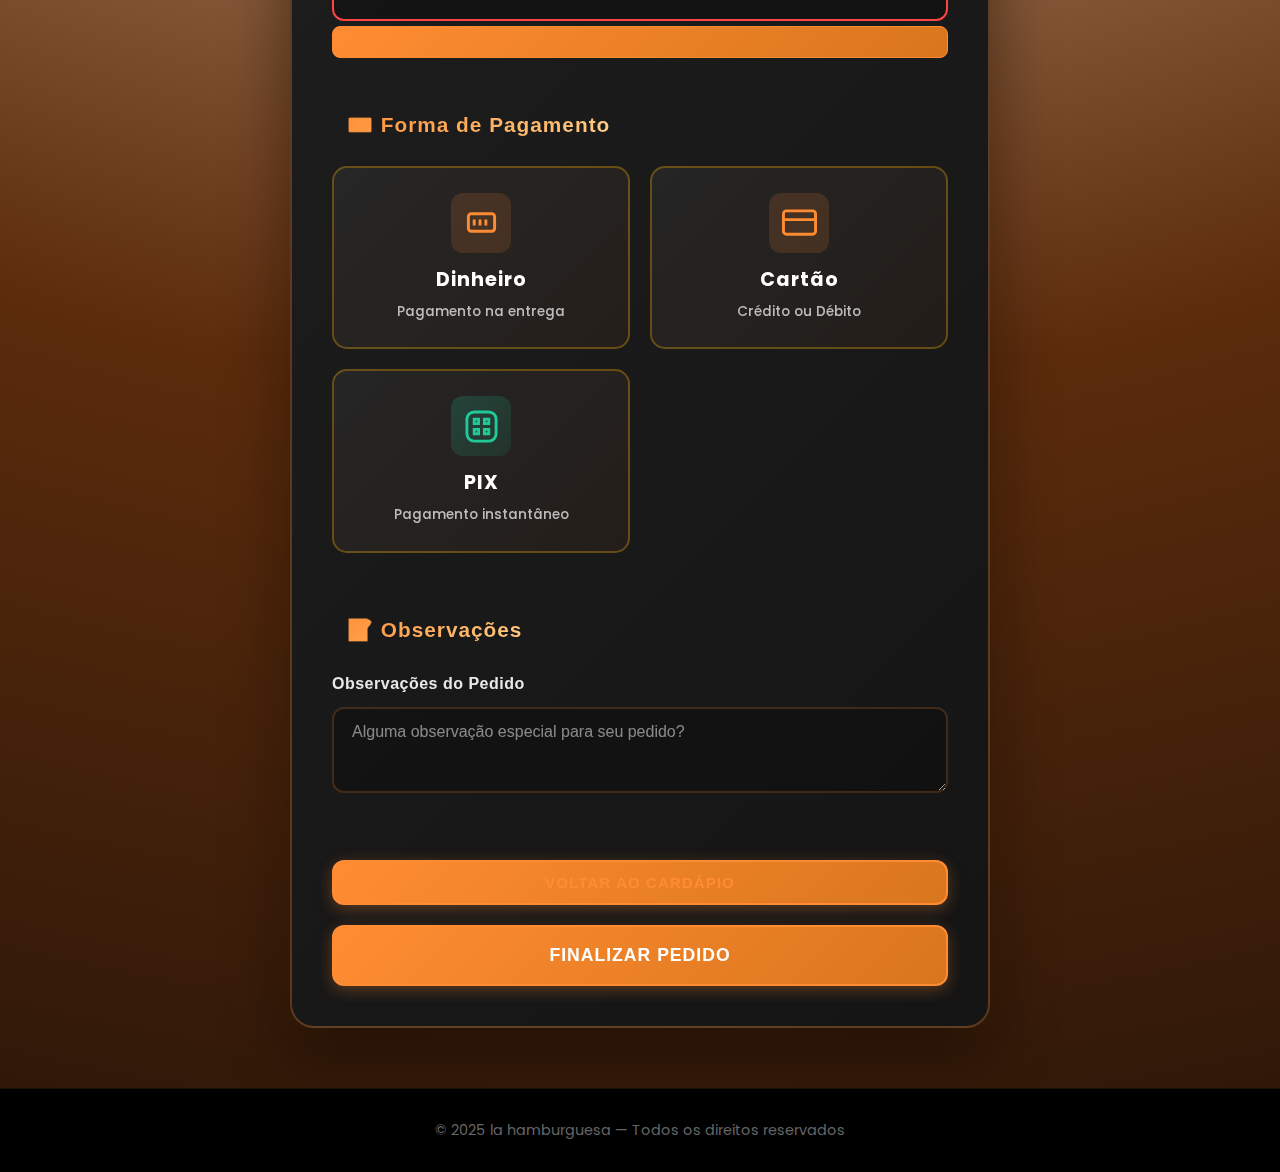
<file: pagamento.html>
<!DOCTYPE html>
<html lang="pt-br">
<head>
  <meta charset="UTF-8">
  <meta name="viewport" content="width=device-width, initial-scale=1.0">
  <meta name="description" content="Finalize seu pedido La Hamburguesa - Dados para pagamento e entrega. Formulário seguro e intuitivo.">
  <meta name="keywords" content="pagamento, checkout, La Hamburguesa, finalizar pedido, dados pessoais">
  <title>Pagamento - La Hamburguesa</title>
  <link rel="stylesheet" href="styles.css">
  <link rel="preconnect" href="https://fonts.googleapis.com">
  <link rel="preconnect" href="https://fonts.gstatic.com" crossorigin>
  <link href="https://fonts.googleapis.com/css2?family=Poppins:wght@300;400;500;600;700;800;900&family=Space+Grotesk:wght@300;400;500;600;700&display=swap" rel="stylesheet">
</head>
<script src="carrinho.js"></script>
<body class="theme-spacex">
  <nav class="spacex-nav" role="navigation" aria-label="Menu principal">
    <div class="nav-container">
      <a href="index.html" class="nav-logo">
        <img src="logo.svg2.jpg" alt="La Hamburguesa - Hambúrgueres Artesanais" class="logo-img">
      </a>
      <div class="nav-links">
        <a href="cardapio.html">CARDÁPIO</a>
        <a href="pedido.html">PEDIDO</a>
        <a href="login.html">LOGIN</a>
        <a href="cadastro.html">CADASTRO</a>
      </div>
      <button class="nav-menu-toggle" aria-label="Menu mobile">
        <span></span>
        <span></span>
        <span></span>
      </button>
    </div>
  </nav>

  <main role="main" class="pedido-main">
    <div class="pedido-container">
      <h2 class="pedido-title">Finalizar Pedido</h2>
      
      <!-- Resumo do Pedido -->
      <div class="pedido-resumo">
      <h3>📋 Resumo do Pedido</h3>
      
      <div class="resumo-item total">
        
      </div>
      <div id="resumo-pedido"></div>

    </div>

    <!-- Formulário de Pagamento -->
    <form class="payment-form" id="paymentForm" role="form" aria-label="Formulário de pagamento">
      
      <!-- Dados Pessoais -->
      <fieldset class="form-section">
        <legend>👤 Dados Pessoais</legend>
        <div class="form-group">
          <label for="nome">Nome Completo *</label>
          <input type="text" id="nome" name="nome" required aria-describedby="nome-error">
          <span id="nome-error" class="error-message" aria-live="polite"></span>
        </div>
        
        <div class="form-group">
          <label for="email">E-mail *</label>
          <input type="email" id="email" name="email" required aria-describedby="email-error">
          <span id="email-error" class="error-message" aria-live="polite"></span>
        </div>
        
        <div class="form-group">
          <label for="telefone">Telefone *</label>
          <input type="tel" id="telefone" name="telefone" placeholder="(11) 99999-9999" required aria-describedby="telefone-error">
          <span id="telefone-error" class="error-message" aria-live="polite"></span>
        </div>
      </fieldset>

      <!-- Endereço de Entrega -->
      <fieldset class="form-section">
        <legend>📍 Endereço de Entrega</legend>
        <div class="form-row">
          <div class="form-group">
            <label for="cep">CEP *</label>
            <input type="text" id="cep" name="cep" placeholder="00000-000" required aria-describedby="cep-error">
            <span id="cep-error" class="error-message" aria-live="polite"></span>
          </div>
          
          <div class="form-group">
            <label for="numero">Número *</label>
            <input type="text" id="numero" name="numero" required aria-describedby="numero-error">
            <span id="numero-error" class="error-message" aria-live="polite"></span>
          </div>
        </div>
        
        <div class="form-group">
          <label for="endereco">Endereço *</label>
          <input type="text" id="endereco" name="endereco" placeholder="Rua, Avenida..." required aria-describedby="endereco-error">
          <span id="endereco-error" class="error-message" aria-live="polite"></span>
        </div>
        
        <div class="form-group">
          <label for="complemento">Complemento</label>
          <input type="text" id="complemento" name="complemento" placeholder="Apartamento, casa, etc.">
        </div>
        
        <div class="form-group">
          <label for="bairro">Bairro *</label>
          <input type="text" id="bairro" name="bairro" required aria-describedby="bairro-error">
          <span id="bairro-error" class="error-message" aria-live="polite"></span>
        </div>
      </fieldset>

      <!-- Forma de Pagamento -->
      <fieldset class="form-section">
        <legend>💳 Forma de Pagamento</legend>
        <div class="payment-options">
          <div class="payment-option">
            <input type="radio" id="dinheiro" name="pagamento" value="dinheiro" required>
            <label for="dinheiro">
              <div class="payment-icon">
                <svg viewBox="0 0 24 24" fill="none" stroke="currentColor" stroke-width="2">
                  <rect x="3" y="6" width="18" height="12" rx="2"></rect>
                  <line x1="7" y1="10" x2="7" y2="14"></line>
                  <line x1="11" y1="10" x2="11" y2="14"></line>
                  <line x1="15" y1="10" x2="15" y2="14"></line>
                </svg>
              </div>
              <div class="payment-content">
                <div class="payment-title">Dinheiro</div>
                <div class="payment-subtitle">Pagamento na entrega</div>
              </div>
              <div class="payment-check">
                <svg viewBox="0 0 24 24" fill="none" stroke="currentColor" stroke-width="3">
                  <polyline points="20 6 9 17 4 12"></polyline>
                </svg>
              </div>
            </label>
          </div>
          
          <div class="payment-option">
            <input type="radio" id="cartao" name="pagamento" value="cartao" required>
            <label for="cartao">
              <div class="payment-icon">
                <svg viewBox="0 0 24 24" fill="none" stroke="currentColor" stroke-width="2">
                  <rect x="1" y="4" width="22" height="16" rx="2" ry="2"></rect>
                  <line x1="1" y1="10" x2="23" y2="10"></line>
                </svg>
              </div>
              <div class="payment-content">
                <div class="payment-title">Cartão</div>
                <div class="payment-subtitle">Crédito ou Débito</div>
              </div>
              <div class="payment-check">
                <svg viewBox="0 0 24 24" fill="none" stroke="currentColor" stroke-width="3">
                  <polyline points="20 6 9 17 4 12"></polyline>
                </svg>
              </div>
            </label>
          </div>
          
          <div class="payment-option">
            <input type="radio" id="pix" name="pagamento" value="pix" required>
            <label for="pix">
              <div class="payment-icon pix-icon">
                <svg viewBox="0 0 24 24" fill="none" stroke="currentColor" stroke-width="2">
                  <rect x="2" y="2" width="20" height="20" rx="5" ry="5"></rect>
                  <rect x="7" y="7" width="3" height="3"></rect>
                  <rect x="14" y="7" width="3" height="3"></rect>
                  <rect x="7" y="14" width="3" height="3"></rect>
                  <rect x="14" y="14" width="3" height="3"></rect>
                </svg>
              </div>
              <div class="payment-content">
                <div class="payment-title">PIX</div>
                <div class="payment-subtitle">Pagamento instantâneo</div>
              </div>
              <div class="payment-check">
                <svg viewBox="0 0 24 24" fill="none" stroke="currentColor" stroke-width="3">
                  <polyline points="20 6 9 17 4 12"></polyline>
                </svg>
              </div>
            </label>
          </div>
        </div>
        
        <!-- Campos específicos para cartão -->
        <div id="cartao-fields" class="cartao-fields" style="display: none;">
          <div class="form-group">
            <label for="numero-cartao">Número do Cartão</label>
            <input type="text" id="numero-cartao" name="numero-cartao" placeholder="0000 0000 0000 0000">
          </div>
          
          <div class="form-row">
            <div class="form-group">
              <label for="validade">Validade</label>
              <input type="text" id="validade" name="validade" placeholder="MM/AA">
            </div>
            
            <div class="form-group">
              <label for="cvv">CVV</label>
              <input type="text" id="cvv" name="cvv" placeholder="000">
            </div>
          </div>
        </div>
      </fieldset>

      <!-- Observações -->
      <fieldset class="form-section">
        <legend>📝 Observações</legend>
        <div class="form-group">
          <label for="observacoes">Observações do Pedido</label>
          <textarea id="observacoes" name="observacoes" rows="3" placeholder="Alguma observação especial para seu pedido?"></textarea>
        </div>
      </fieldset>

      <!-- Botões -->
      <div class="form-actions">
        <button type="button" class="btn btn-secondary" onclick="voltarCardapio()">Voltar ao Cardápio</button>
        <button type="submit" class="btn finalizar-btn">
          Finalizar Pedido
        </button>
      
      </div>
    </form>
    </div>
  </main>

  <footer role="contentinfo">
    <p>© 2025 la hamburguesa — Todos os direitos reservados</p>
  </footer>

  <script>
    // Carregar carrinho do localStorage
    let cart = {};
    let ingredients = {};
    let cartTotal = 0;

    function loadCart() {
      const savedCart = localStorage.getItem('akwCart');
      const savedIngredients = localStorage.getItem('akwIngredients');
      
      if (savedCart) {
        cart = JSON.parse(savedCart);
      }
      
      if (savedIngredients) {
        ingredients = JSON.parse(savedIngredients);
      }
      
      updateOrderSummary();
    }

    function updateOrderSummary() {
      const resumoContainer = document.querySelector('.pedido-resumo');
      const resumoItems = resumoContainer.querySelectorAll('.resumo-item:not(.total)');
      
      // Limpar itens existentes (exceto o total)
      resumoItems.forEach(item => item.remove());
      
      cartTotal = 0;
      
      if (Object.keys(cart).length === 0) {
        // Se não há itens no carrinho, mostrar mensagem e botão
        const emptyItem = document.createElement('div');
        emptyItem.className = 'resumo-item';
        emptyItem.innerHTML = '<span>Nenhum item no carrinho</span><span>R$ 0,00</span>';
        resumoContainer.insertBefore(emptyItem, resumoContainer.querySelector('.total'));
        
        // Adicionar botão para voltar ao cardápio
        const backButton = document.createElement('div');
        backButton.style.textAlign = 'center';
        backButton.style.marginTop = '20px';
        backButton.innerHTML = '<a href="cardapio.html" class="btn" style="display: inline-block;">🛒 Adicionar Itens ao Carrinho</a>';
        resumoContainer.appendChild(backButton);
      } else {
        // Adicionar itens do carrinho
        Object.keys(cart).forEach(id => {
          const item = cart[id];
          let itemTotal = item.price * item.quantity;
          
          // Adicionar custo dos ingredientes apenas se existirem e forem maiores que 0
          if (ingredients[id]) {
            Object.keys(ingredients[id]).forEach(ingredient => {
              if (ingredients[id][ingredient].quantity > 0) {
                itemTotal += ingredients[id][ingredient].quantity * ingredients[id][ingredient].price * item.quantity;
              }
            });
          }
          
          cartTotal += itemTotal;
          
          const resumoItem = document.createElement('div');
          resumoItem.className = 'resumo-item';
          
          // Criar lista de ingredientes apenas se existirem e forem maiores que 0
          let ingredientsList = '';
          if (ingredients[id]) {
            Object.keys(ingredients[id]).forEach(ingredient => {
              if (ingredients[id][ingredient].quantity > 0) {
                ingredientsList += ` + ${ingredient}: ${ingredients[id][ingredient].quantity}x`;
              }
            });
          }
          
          resumoItem.innerHTML = `
            <span>${item.name} (${item.quantity}x)${ingredientsList}</span>
            <span>R$ ${itemTotal.toFixed(2)}</span>
          `;
          
          resumoContainer.insertBefore(resumoItem, resumoContainer.querySelector('.total'));
        });
      }
      
      // Atualizar total
      const totalElement = resumoContainer.querySelector('.total span:last-child');
      totalElement.innerHTML = `<strong>R$ ${cartTotal.toFixed(2)}</strong>`;
    }

    // Carregar carrinho quando a página carregar
    document.addEventListener('DOMContentLoaded', loadCart);

    // Validação do formulário
    document.getElementById('paymentForm').addEventListener('submit', async function(e) {
      e.preventDefault();
      
      if (validarFormulario()) {
        // Coletar dados do formulário
        const dadosPedido = {
          nome: document.getElementById('nome').value,
          email: document.getElementById('email').value,
          telefone: document.getElementById('telefone').value,
          cep: document.getElementById('cep').value,
          endereco: document.getElementById('endereco').value,
          numero: document.getElementById('numero').value,
          complemento: document.getElementById('complemento').value,
          bairro: document.getElementById('bairro').value,
          pagamento: document.querySelector('input[name="pagamento"]:checked').value,
          observacoes: document.getElementById('observacoes').value
        };

        // Mostrar loading
        const submitBtn = document.querySelector('button[type="submit"]');
        const originalText = submitBtn.textContent;
        submitBtn.textContent = 'Enviando...';
        submitBtn.disabled = true;

        try {
          // Enviar email de confirmação
          const emailEnviado = await enviarEmailConfirmacao(dadosPedido);
          
          // Enviar resumo para WhatsApp
          await enviarResumoWhatsApp(dadosPedido);
          
          // Limpar carrinho após finalizar pedido
          localStorage.removeItem('akwCart');
          localStorage.removeItem('akwIngredients');
          
          if (emailEnviado) {
            alert('✅ Pedido realizado com sucesso!\n📧 Um email de confirmação foi enviado para ' + dadosPedido.email + '\n📱 Resumo enviado para WhatsApp\n\nVocê será redirecionado para a página inicial.');
            setTimeout(() => {
              window.location.href = 'index.html';
            }, 2000);
          } else {
            alert('✅ Pedido realizado com sucesso!\n📱 Resumo enviado para WhatsApp\n\nVocê será redirecionado para a página inicial.');
            setTimeout(() => {
              window.location.href = 'index.html';
            }, 2000);
          }
        } catch (error) {
          console.error('Erro no processamento:', error);
          alert('❌ Erro ao processar o pedido. Tente novamente.');
        } finally {
          // Restaurar botão
          submitBtn.textContent = originalText;
          submitBtn.disabled = false;
        }
      }
    });

    // Mostrar/ocultar campos do cartão
    document.querySelectorAll('input[name="pagamento"]').forEach(radio => {
      radio.addEventListener('change', function() {
        const cartaoFields = document.getElementById('cartao-fields');
        if (this.value === 'cartao') {
          cartaoFields.style.display = 'block';
        } else {
          cartaoFields.style.display = 'none';
        }
      });
    });

    // Máscaras de input
    document.getElementById('telefone').addEventListener('input', function(e) {
      let value = e.target.value.replace(/\D/g, '');
      value = value.replace(/^(\d{2})(\d{5})(\d{4}).*/, '($1) $2-$3');
      e.target.value = value;
    });

    document.getElementById('cep').addEventListener('input', function(e) {
      let value = e.target.value.replace(/\D/g, '');
      value = value.replace(/^(\d{5})(\d{3}).*/, '$1-$2');
      e.target.value = value;
    });

    document.getElementById('numero-cartao').addEventListener('input', function(e) {
      let value = e.target.value.replace(/\D/g, '');
      value = value.replace(/(\d{4})(?=\d)/g, '$1 ');
      e.target.value = value;
    });

    document.getElementById('validade').addEventListener('input', function(e) {
      let value = e.target.value.replace(/\D/g, '');
      value = value.replace(/^(\d{2})(\d{2}).*/, '$1/$2');
      e.target.value = value;
    });

    function validarFormulario() {
      let valido = true;
      
      // Verificar se há itens no carrinho
      if (Object.keys(cart).length === 0) {
        alert('❌ Seu carrinho está vazio! Adicione itens antes de finalizar o pedido.');
        window.location.href = 'cardapio.html';
        return false;
      }
      
      // Limpar erros anteriores
      document.querySelectorAll('.error-message').forEach(error => {
        error.textContent = '';
      });

      // Validar campos obrigatórios
      const camposObrigatorios = ['nome', 'email', 'telefone', 'cep', 'endereco', 'bairro', 'numero'];
      
      camposObrigatorios.forEach(campo => {
        const input = document.getElementById(campo);
        if (!input.value.trim()) {
          mostrarErro(campo, 'Este campo é obrigatório');
          valido = false;
        }
      });

      // Validar email
      const email = document.getElementById('email').value;
      if (email && !validarEmail(email)) {
        mostrarErro('email', 'E-mail inválido');
        valido = false;
      }

      // Validar telefone
      const telefone = document.getElementById('telefone').value;
      if (telefone && telefone.length < 14) {
        mostrarErro('telefone', 'Telefone inválido');
        valido = false;
      }

      // Validar CEP
      const cep = document.getElementById('cep').value;
      if (cep && cep.length < 9) {
        mostrarErro('cep', 'CEP inválido');
        valido = false;
      }

      return valido;
    }

    // Função para enviar email de confirmação
    async function enviarEmailConfirmacao(dadosPedido) {
      try {
        // Simular envio de email (em produção, usar um serviço real como EmailJS, SendGrid, etc.)
        const emailData = {
          to: dadosPedido.email,
          subject: '🍔 Confirmação de Pedido - AKW Burguers',
          html: `
            <div style="font-family: Arial, sans-serif; max-width: 600px; margin: 0 auto; background-color: #111; color: #fff; padding: 20px;">
              <div style="text-align: center; background-color: #d62828; padding: 20px; border-radius: 10px; margin-bottom: 20px;">
                <h1 style="color: #ffb703; margin: 0;">🍔 AKW Burguers</h1>
                <p style="margin: 10px 0 0 0; font-size: 18px;">Confirmação de Pedido</p>
              </div>
              
              <div style="background-color: #222; padding: 20px; border-radius: 10px; border: 1px solid #ffb703;">
                <h2 style="color: #ffb703; margin-top: 0;">Olá, ${dadosPedido.nome}!</h2>
                <p>Seu pedido foi confirmado com sucesso! 🎉</p>
                
                <h3 style="color: #ffb703;">📋 Resumo do Pedido:</h3>
                <ul style="list-style: none; padding: 0;">
                  ${Object.keys(cart).map(id => {
                    const item = cart[id];
                    let itemTotal = item.price * item.quantity;
                    let ingredientsList = '';
                    
                    // Adicionar custo dos ingredientes apenas se existirem e forem maiores que 0
                    if (ingredients[id]) {
                      Object.keys(ingredients[id]).forEach(ingredient => {
                        if (ingredients[id][ingredient].quantity > 0) {
                          itemTotal += ingredients[id][ingredient].quantity * ingredients[id][ingredient].price * item.quantity;
                          ingredientsList += ` + ${ingredient}: ${ingredients[id][ingredient].quantity}x`;
                        }
                      });
                    }
                    
                    return `<li style="padding: 5px 0; border-bottom: 1px solid #333;">${item.name} (${item.quantity}x)${ingredientsList} - R$ ${itemTotal.toFixed(2)}</li>`;
                  }).join('')}
                  <li style="padding: 10px 0; font-weight: bold; font-size: 18px; color: #ffb703;">Total: R$ ${cartTotal.toFixed(2)}</li>
                </ul>
                
                <h3 style="color: #ffb703;">📍 Endereço de Entrega:</h3>
                <p>${dadosPedido.endereco}, ${dadosPedido.numero}<br>
                ${dadosPedido.complemento ? dadosPedido.complemento + '<br>' : ''}
                ${dadosPedido.bairro} - CEP: ${dadosPedido.cep}</p>
                
                <h3 style="color: #ffb703;">💳 Forma de Pagamento:</h3>
                <p>${dadosPedido.pagamento === 'dinheiro' ? '💰 Dinheiro' : 
                   dadosPedido.pagamento === 'cartao' ? '💳 Cartão' : '📱 PIX'}</p>
                
                ${dadosPedido.observacoes ? `
                <h3 style="color: #ffb703;">📝 Observações:</h3>
                <p>${dadosPedido.observacoes}</p>
                ` : ''}
                
                <div style="text-align: center; margin-top: 30px; padding: 20px; background-color: #d62828; border-radius: 10px;">
                  <h3 style="color: #ffb703; margin: 0;">⏰ Tempo Estimado de Entrega: 30-45 minutos</h3>
                  <p style="margin: 10px 0 0 0;">Você pode acompanhar seu pedido em tempo real!</p>
                </div>
              </div>
              
              <div style="text-align: center; margin-top: 20px; padding: 15px; background-color: #222; border-radius: 10px;">
                <p style="margin: 0; color: #ffb703;">📞 Dúvidas? Entre em contato: (11) 99999-9999</p>
                <p style="margin: 5px 0 0 0; font-size: 14px;">© 2025 AKW Burguers - Todos os direitos reservados</p>
              </div>
            </div>
          `
        };

        // Simular delay de envio
        await new Promise(resolve => setTimeout(resolve, 2000));
        
        console.log('Email enviado com sucesso:', emailData);
        return true;
      } catch (error) {
        console.error('Erro ao enviar email:', error);
        return false;
      }
    }

    function mostrarErro(campo, mensagem) {
      const errorElement = document.getElementById(campo + '-error');
      errorElement.textContent = mensagem;
    }

    function validarEmail(email) {
      return /^[^\s@]+@[^\s@]+\.[^\s@]+$/.test(email);
    }

    function voltarCardapio() {
      window.location.href = 'cardapio.html';
    }

    // Função para enviar resumo para WhatsApp
    async function enviarResumoWhatsApp(dadosPedido) {
      try {
        let mensagem = '🍔 *PEDIDO CONFIRMADO - LA HAMBURGUESA*\n\n';
        mensagem += `👤 *Cliente:* ${dadosPedido.nome}\n`;
        mensagem += `📞 *Telefone:* ${dadosPedido.telefone}\n`;
        mensagem += `📧 *Email:* ${dadosPedido.email}\n\n`;
        mensagem += '📋 *ITENS DO PEDIDO:*\n';
        
        Object.keys(cart).forEach(id => {
          const item = cart[id];
          let itemTotal = item.price * item.quantity;
          let ingredientsList = '';
          
          if (ingredients[id]) {
            Object.keys(ingredients[id]).forEach(ingredient => {
              if (ingredients[id][ingredient].quantity > 0) {
                itemTotal += ingredients[id][ingredient].quantity * ingredients[id][ingredient].price * item.quantity;
                ingredientsList += `\n   + ${ingredient}: ${ingredients[id][ingredient].quantity}x`;
              }
            });
          }
          
          mensagem += `\n${item.name} (${item.quantity}x)${ingredientsList}\n   R$ ${itemTotal.toFixed(2)}\n`;
        });
        
        mensagem += `\n💰 *TOTAL: R$ ${cartTotal.toFixed(2)}*\n\n`;
        mensagem += '📍 *ENDEREÇO DE ENTREGA:*\n';
        mensagem += `${dadosPedido.endereco}, ${dadosPedido.numero}\n`;
        if (dadosPedido.complemento) {
          mensagem += `${dadosPedido.complemento}\n`;
        }
        mensagem += `${dadosPedido.bairro} - CEP: ${dadosPedido.cep}\n\n`;
        
        mensagem += '💳 *FORMA DE PAGAMENTO:*\n';
        if (dadosPedido.pagamento === 'dinheiro') {
          mensagem += '💰 Dinheiro\n';
        } else if (dadosPedido.pagamento === 'cartao') {
          mensagem += '💳 Cartão\n';
        } else {
          mensagem += '📱 PIX\n';
        }
        
        if (dadosPedido.observacoes) {
          mensagem += `\n📝 *OBSERVAÇÕES*\n${dadosPedido.observacoes}\n`;
        }
        
        mensagem += `\n⏰ Pedido realizado em: ${new Date().toLocaleString('pt-BR')}`;
        
        // Codificar mensagem para URL
        const mensagemEncoded = encodeURIComponent(mensagem);
        
        // Número do WhatsApp (formato internacional: 55 + DDD + número)
        const whatsappNumber = '5598985133125';
        
        // Criar link do WhatsApp
        const whatsappUrl = `https://wa.me/${whatsappNumber}?text=${mensagemEncoded}`;
        
        // Abrir WhatsApp em nova aba
        window.open(whatsappUrl, '_blank');
        
        return Promise.resolve(true);
      } catch (error) {
        console.error('Erro ao enviar para WhatsApp:', error);
        return Promise.resolve(false);
      }
    }
  </script>
  <script src="carrinho.js"></script>

  <script>
  document.addEventListener("DOMContentLoaded", function () {
      renderizarCarrinho(); // ← ESSA FUNÇÃO MOSTRA O TOTAL
  });
  </script>
  

</body>
</html>
</file>
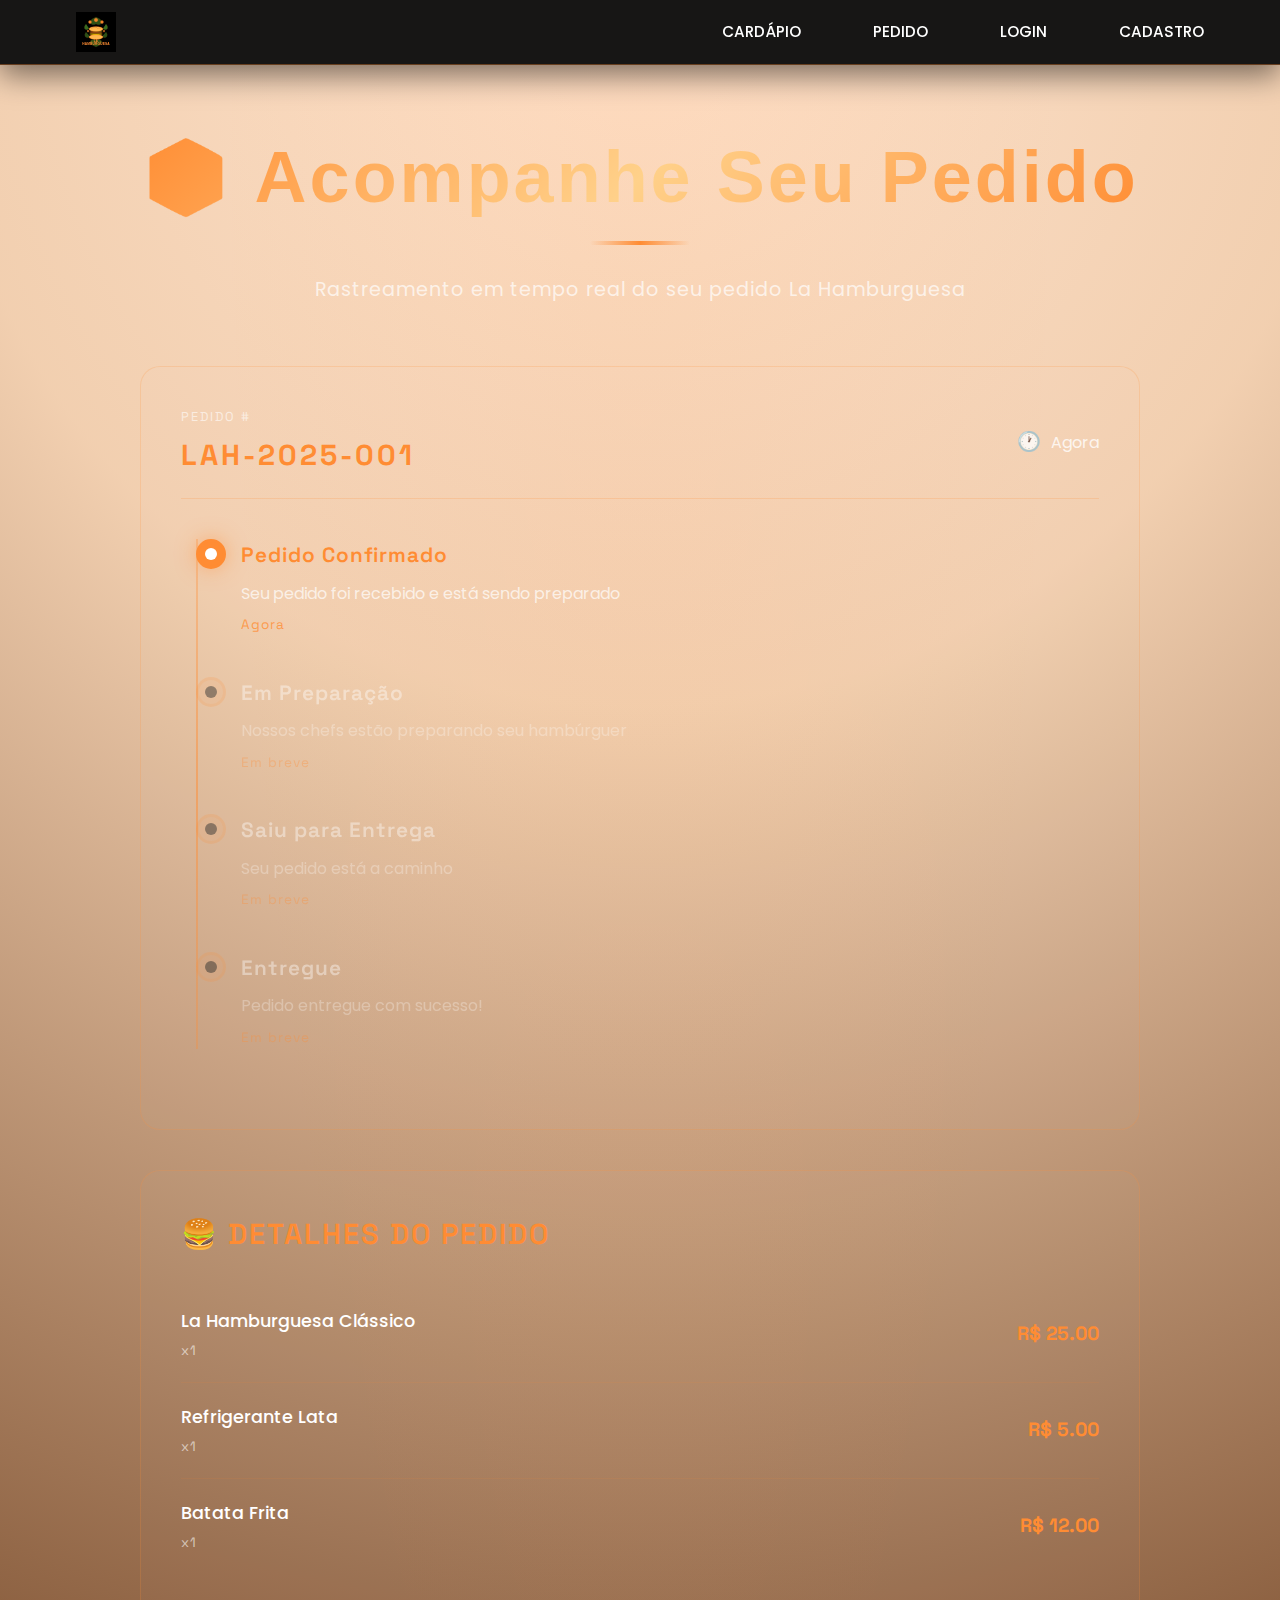
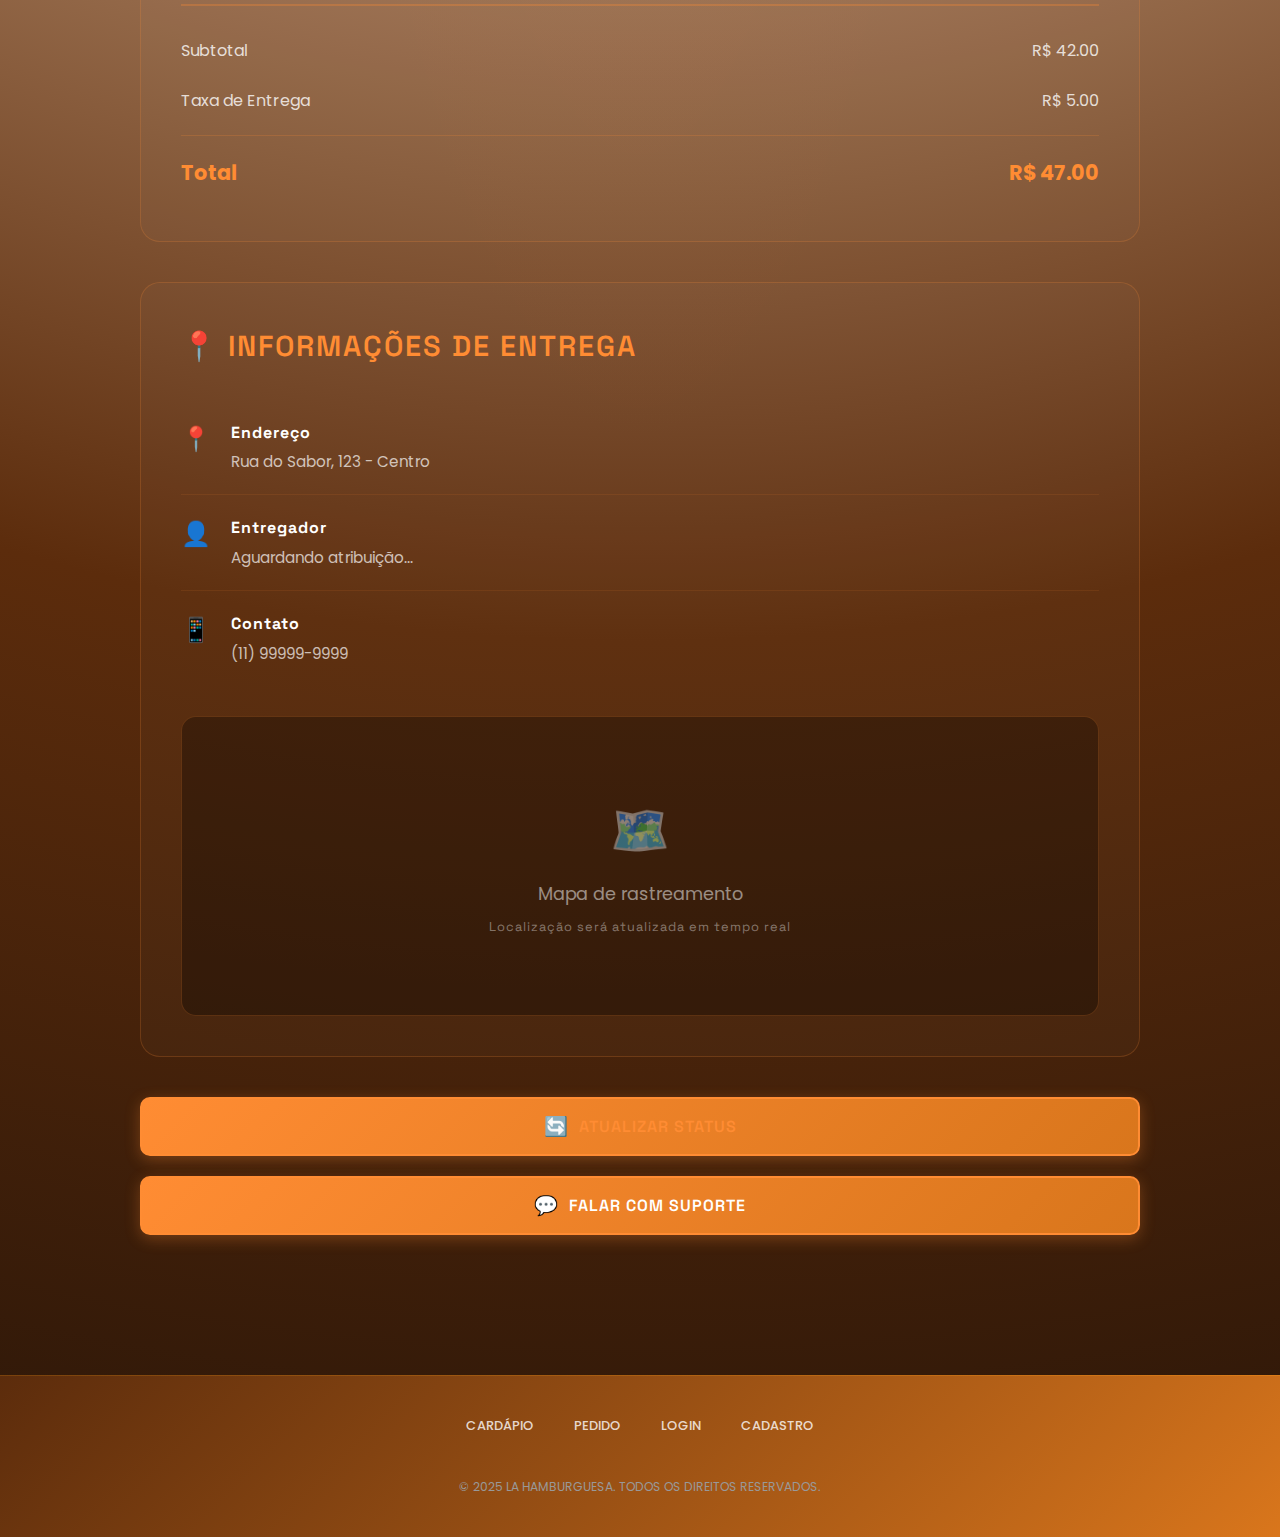
<file: pedido.html>
<!DOCTYPE html>
<html lang="pt-br">
<head>
  <meta charset="UTF-8">
  <meta name="viewport" content="width=device-width, initial-scale=1.0">
  <meta name="description" content="Acompanhe seu pedido La Hamburguesa em tempo real. Rastreamento de entrega e status do pedido.">
  <meta name="keywords" content="pedido, rastreamento, entrega, La Hamburguesa, delivery">
  <title>Rastreamento de Pedido - La Hamburguesa</title>
  <link rel="stylesheet" href="styles.css">
  <link rel="preconnect" href="https://fonts.googleapis.com">
  <link rel="preconnect" href="https://fonts.gstatic.com" crossorigin>
  <link href="https://fonts.googleapis.com/css2?family=Poppins:wght@300;400;500;600;700;800;900&family=Space+Grotesk:wght@300;400;500;600;700&display=swap" rel="stylesheet">
</head>
<script src="carrinho.js"></script>
<body class="theme-spacex">
  <nav class="spacex-nav" role="navigation" aria-label="Menu principal">
    <div class="nav-container">
      <a href="index.html" class="nav-logo">
        <img src="logo.svg" alt="La Hamburguesa - Hambúrgueres Artesanais" class="logo-img">
      </a>
      <div class="nav-links">
        <a href="cardapio.html">CARDÁPIO</a>
        <a href="pedido.html">PEDIDO</a>
        <a href="login.html">LOGIN</a>
        <a href="cadastro.html">CADASTRO</a>
      </div>
      <button class="nav-menu-toggle" aria-label="Menu mobile">
        <span></span>
        <span></span>
        <span></span>
      </button>
    </div>
  </nav>

  <main role="main" class="pedido-main">
    <div class="pedido-container">
      <div class="pedido-header">
        <h1 class="pedido-title">📦 Acompanhe Seu Pedido</h1>
        <p class="pedido-subtitle">Rastreamento em tempo real do seu pedido La Hamburguesa</p>
      </div>

      <!-- Status do Pedido -->
      <div class="order-status-card" role="region" aria-label="Status do pedido">
        <div class="order-header">
          <div class="order-number">
            <span class="order-label">Pedido #</span>
            <span class="order-id" id="orderId">LAH-2025-001</span>
          </div>
          <div class="order-time">
            <span class="time-icon">🕐</span>
            <span id="orderTime">Há 5 minutos</span>
          </div>
        </div>

        <!-- Timeline de Status -->
        <div class="status-timeline">
          <div class="timeline-item active" id="timeline-1">
            <div class="timeline-marker">
              <div class="marker-inner"></div>
            </div>
            <div class="timeline-content">
              <h3>Pedido Confirmado</h3>
              <p>Seu pedido foi recebido e está sendo preparado</p>
              <span class="timeline-time">Agora</span>
            </div>
          </div>

          <div class="timeline-item" id="timeline-2">
            <div class="timeline-marker">
              <div class="marker-inner"></div>
            </div>
            <div class="timeline-content">
              <h3>Em Preparação</h3>
              <p>Nossos chefs estão preparando seu hambúrguer</p>
              <span class="timeline-time">Em breve</span>
            </div>
          </div>

          <div class="timeline-item" id="timeline-3">
            <div class="timeline-marker">
              <div class="marker-inner"></div>
            </div>
            <div class="timeline-content">
              <h3>Saiu para Entrega</h3>
              <p>Seu pedido está a caminho</p>
              <span class="timeline-time">Em breve</span>
            </div>
          </div>

          <div class="timeline-item" id="timeline-4">
            <div class="timeline-marker">
              <div class="marker-inner"></div>
            </div>
            <div class="timeline-content">
              <h3>Entregue</h3>
              <p>Pedido entregue com sucesso!</p>
              <span class="timeline-time">Em breve</span>
            </div>
          </div>
        </div>
      </div>

      <!-- Detalhes do Pedido -->
      <div class="order-details-card">
        <h2 class="details-title">🍔 Detalhes do Pedido</h2>
        <div class="order-items" id="orderItems">
          <!-- Itens serão carregados dinamicamente -->
        </div>
        <div class="order-summary">
          <div class="summary-row">
            <span>Subtotal</span>
            <span id="subtotal">R$ 0,00</span>
          </div>
          <div class="summary-row">
            <span>Taxa de Entrega</span>
            <span id="deliveryFee">R$ 5,00</span>
          </div>
          <div class="summary-row total-row">
            <span>Total</span>
            <span id="orderTotal">R$ 0,00</span>
          </div>
        </div>
      </div>

      <!-- Informações de Entrega -->
      <div class="delivery-info-card">
        <h2 class="delivery-title">📍 Informações de Entrega</h2>
        <div class="delivery-details">
          <div class="delivery-item">
            <span class="delivery-icon">📍</span>
            <div class="delivery-text">
              <strong>Endereço</strong>
              <p id="deliveryAddress">Carregando endereço...</p>
            </div>
          </div>
          <div class="delivery-item">
            <span class="delivery-icon">👤</span>
            <div class="delivery-text">
              <strong>Entregador</strong>
              <p id="deliveryPerson">Aguardando atribuição...</p>
            </div>
          </div>
          <div class="delivery-item">
            <span class="delivery-icon">📱</span>
            <div class="delivery-text">
              <strong>Contato</strong>
              <p id="deliveryContact">(11) 99999-9999</p>
            </div>
          </div>
        </div>
        <div class="delivery-map" id="deliveryMap">
          <div class="map-placeholder">
            <span class="map-icon">🗺️</span>
            <p>Mapa de rastreamento</p>
            <small>Localização será atualizada em tempo real</small>
          </div>
        </div>
      </div>

      <!-- Ações -->
      <div class="order-actions">
        <button class="btn btn-secondary" onclick="refreshOrder()" aria-label="Atualizar status">
          <span>🔄</span> Atualizar Status
        </button>
        <button class="btn btn-primary" onclick="contactSupport()" aria-label="Falar com suporte">
          <span>💬</span> Falar com Suporte
        </button>
      </div>

      <!-- Mensagem de Status -->
      <div class="status-message" id="statusMessage" aria-live="polite"></div>
    </div>
  </main>

  <footer class="spacex-footer" role="contentinfo">
    <div class="footer-container">
      <div class="footer-links">
        <a href="cardapio.html">CARDÁPIO</a>
        <a href="pedido.html">PEDIDO</a>
        <a href="login.html">LOGIN</a>
        <a href="cadastro.html">CADASTRO</a>
      </div>
      <p class="footer-copyright">© 2025 LA HAMBURGUESA. TODOS OS DIREITOS RESERVADOS.</p>
    </div>
  </footer>

  <script>
    // Estados do pedido
    const orderStates = [
      { id: 1, name: 'Pedido Confirmado', time: 'Agora' },
      { id: 2, name: 'Em Preparação', time: 'Em 5-10 min' },
      { id: 3, name: 'Saiu para Entrega', time: 'Em 15-20 min' },
      { id: 4, name: 'Entregue', time: 'Concluído' }
    ];

    let currentState = 1;
    let orderData = null;

    // Carregar dados do pedido do localStorage
    function loadOrderData() {
      const savedCart = localStorage.getItem('lahamburguesaCart');
      const savedOrder = localStorage.getItem('lahamburguesaOrder');
      
      if (savedOrder) {
        orderData = JSON.parse(savedOrder);
        currentState = orderData.status || 1;
        displayOrderData();
      } else if (savedCart) {
        // Criar pedido a partir do carrinho
        const cart = JSON.parse(savedCart);
        createOrderFromCart(cart);
      } else {
        // Dados de exemplo
        orderData = {
          id: 'LAH-2025-001',
          items: [
            { name: 'La Hamburguesa Clássico', quantity: 1, price: 25.00 },
            { name: 'Refrigerante Lata', quantity: 1, price: 5.00 },
            { name: 'Batata Frita', quantity: 1, price: 12.00 }
          ],
          subtotal: 42.00,
          deliveryFee: 5.00,
          total: 47.00,
          address: 'Rua do Sabor, 123 - Centro',
          status: 1,
          timestamp: new Date().toISOString()
        };
        localStorage.setItem('lahamburguesaOrder', JSON.stringify(orderData));
        displayOrderData();
      }
      
      updateTimeline();
      startAutoUpdate();
    }

    function createOrderFromCart(cart) {
      let subtotal = 0;
      const items = [];
      
      Object.keys(cart).forEach(id => {
        const item = cart[id];
        const itemTotal = item.price * item.quantity;
        subtotal += itemTotal;
        items.push({
          name: item.name,
          quantity: item.quantity,
          price: item.price
        });
      });

      orderData = {
        id: 'LAH-' + Date.now(),
        items: items,
        subtotal: subtotal,
        deliveryFee: 5.00,
        total: subtotal + 5.00,
        address: 'Endereço do pedido',
        status: 1,
        timestamp: new Date().toISOString()
      };
      
      localStorage.setItem('lahamburguesaOrder', JSON.stringify(orderData));
      displayOrderData();
    }

    function displayOrderData() {
      if (!orderData) return;

      // Atualizar ID do pedido
      document.getElementById('orderId').textContent = orderData.id;

      // Atualizar itens
      const itemsContainer = document.getElementById('orderItems');
      itemsContainer.innerHTML = '';
      orderData.items.forEach(item => {
        const itemElement = document.createElement('div');
        itemElement.className = 'order-item';
        itemElement.innerHTML = `
          <div class="item-info">
            <span class="item-name">${item.name}</span>
            <span class="item-quantity">x${item.quantity}</span>
          </div>
          <span class="item-price">R$ ${(item.price * item.quantity).toFixed(2)}</span>
        `;
        itemsContainer.appendChild(itemElement);
      });

      // Atualizar totais
      document.getElementById('subtotal').textContent = `R$ ${orderData.subtotal.toFixed(2)}`;
      document.getElementById('deliveryFee').textContent = `R$ ${orderData.deliveryFee.toFixed(2)}`;
      document.getElementById('orderTotal').textContent = `R$ ${orderData.total.toFixed(2)}`;

      // Atualizar endereço
      if (orderData.address) {
        document.getElementById('deliveryAddress').textContent = orderData.address;
      }

      // Atualizar tempo
      updateOrderTime();
    }

    function updateOrderTime() {
      if (!orderData || !orderData.timestamp) return;
      
      const orderDate = new Date(orderData.timestamp);
      const now = new Date();
      const diffMinutes = Math.floor((now - orderDate) / 60000);
      
      let timeText = 'Agora';
      if (diffMinutes > 0) {
        if (diffMinutes === 1) {
          timeText = 'Há 1 minuto';
        } else if (diffMinutes < 60) {
          timeText = `Há ${diffMinutes} minutos`;
        } else {
          const hours = Math.floor(diffMinutes / 60);
          timeText = `Há ${hours} ${hours === 1 ? 'hora' : 'horas'}`;
        }
      }
      
      document.getElementById('orderTime').textContent = timeText;
    }

    function updateTimeline() {
      for (let i = 1; i <= 4; i++) {
        const timelineItem = document.getElementById(`timeline-${i}`);
        if (i < currentState) {
          timelineItem.classList.add('completed');
          timelineItem.classList.remove('active');
        } else if (i === currentState) {
          timelineItem.classList.add('active');
          timelineItem.classList.remove('completed');
        } else {
          timelineItem.classList.remove('active', 'completed');
        }
      }

      // Atualizar entregador baseado no status
      if (currentState >= 3) {
        document.getElementById('deliveryPerson').textContent = 'João Silva - Em rota';
      } else {
        document.getElementById('deliveryPerson').textContent = 'Aguardando atribuição...';
      }
    }

    function refreshOrder() {
      const messageDiv = document.getElementById('statusMessage');
      messageDiv.innerHTML = '<div class="loading-message">🔄 Atualizando status do pedido...</div>';
      
      setTimeout(() => {
        // Simular atualização de status
        if (currentState < 4) {
          currentState++;
          orderData.status = currentState;
          localStorage.setItem('lahamburguesaOrder', JSON.stringify(orderData));
          updateTimeline();
          messageDiv.innerHTML = '<div class="success-message">✅ Status atualizado com sucesso!</div>';
        } else {
          messageDiv.innerHTML = '<div class="info-message">✅ Pedido já foi entregue!</div>';
        }
        
        setTimeout(() => {
          messageDiv.innerHTML = '';
        }, 3000);
      }, 1000);
    }

    function contactSupport() {
      const phone = '11999999999';
      const message = encodeURIComponent('Olá, preciso de ajuda com meu pedido!');
      window.open(`https://wa.me/55${phone}?text=${message}`, '_blank');
    }

    function startAutoUpdate() {
      // Atualizar automaticamente a cada 30 segundos
      setInterval(() => {
        updateOrderTime();
        // Simular progresso automático (apenas para demonstração)
        if (currentState < 4 && Math.random() > 0.7) {
          currentState++;
          orderData.status = currentState;
          localStorage.setItem('lahamburguesaOrder', JSON.stringify(orderData));
          updateTimeline();
        }
      }, 30000);
    }

    // Inicializar quando a página carregar
    document.addEventListener('DOMContentLoaded', loadOrderData);
  </script>
</body>
</html>
</file>
<file: styles.css>
/* ===== RESET E CONFIGURAÇÕES BASE ===== */
*, *::before, *::after {
  margin: 0;
  padding: 0;
  box-sizing: border-box;
}

html {
  width: 100%;
  max-width: 100vw;
  overflow-x: hidden;
  -webkit-text-size-adjust: 100%;
  -ms-text-size-adjust: 100%;
}

img, video, iframe {
  max-width: 100%;
  height: auto;
}

:root {
  /* Cores principais - Tema Laranja */
  --primary-red: #FF8C33; /* Laranja-vivo */
  --accent-yellow: #FF8C33; /* Laranja-vivo */
  --terra: #D9761C; /* Terra */
  --marrom-escuro: #5C2C0C; /* Marrom-escuro */
  --dark-bg: #111;
  --card-bg: #222;
  --text-white: #fff;
  
  /* Fontes */
  --font-family: 'Poppins', sans-serif;
  
  /* Transições */
  --transition-fast: 0.3s ease;
  --transition-smooth: all 0.3s ease;
  --transition-bounce: all 0.4s cubic-bezier(0.68, -0.55, 0.265, 1.55);
  --transition-elegant: all 0.5s cubic-bezier(0.4, 0, 0.2, 1);
}

body {
  font-family: var(--font-family);
  background: radial-gradient(circle at top, rgba(255, 140, 51, 0.25) 0%, rgba(217, 118, 28, 0.35) 22%, #5C2C0C 70%, #2b1608 100%);
  color: var(--marrom-escuro);
  line-height: 1.6;
  min-height: 100vh;
  display: flex;
  flex-direction: column;
  animation: fadeIn 0.8s ease-out;
  padding-top: 0;
  overflow-x: hidden;
  width: 100%;
  max-width: 100vw;
  box-sizing: border-box;
}

* {
  box-sizing: border-box;
}

/* Ajuste para página principal com navbar fixa */
body:has(.spacex-nav) {
  padding-top: 0;
}

/* ===== ANIMAÇÕES DE ENTRADA ===== */
@keyframes fadeIn {
  from {
    opacity: 0;
    transform: translateY(20px);
  }
  to {
    opacity: 1;
    transform: translateY(0);
  }
}

@keyframes slideInUp {
  from {
    opacity: 0;
    transform: translateY(30px);
  }
  to {
    opacity: 1;
    transform: translateY(0);
  }
}

@keyframes slideInLeft {
  from {
    opacity: 0;
    transform: translateX(-30px);
  }
  to {
    opacity: 1;
    transform: translateX(0);
  }
}

@keyframes slideInRight {
  from {
    opacity: 0;
    transform: translateX(30px);
  }
  to {
    opacity: 1;
    transform: translateX(0);
  }
}

@keyframes scaleIn {
  from {
    opacity: 0;
    transform: scale(0.9);
  }
  to {
    opacity: 1;
    transform: scale(1);
  }
}

@keyframes pulse {
  0%, 100% {
    transform: scale(1);
  }
  50% {
    transform: scale(1.05);
  }
}

@keyframes float {
  0%, 100% {
    transform: translateY(0px);
  }
  50% {
    transform: translateY(-10px);
  }
}

/* ===== TIPOGRAFIA ===== */
h1, h2, h3 {
  font-weight: 700;
}

h1 { font-size: 1.6em; }
h2 { font-size: 2em; }
h3 { font-size: 1.4em; }

/* ===== HEADER ===== */
header {
  display: flex;
  justify-content: space-between;
  align-items: center;
  padding: 20px 40px;
  background-color: #fff;
  box-shadow: 0 2px 8px rgba(0,0,0,0.1);
  position: sticky;
  top: 0;
  z-index: 100;
  animation: slideInUp 0.6s ease-out;
  transition: var(--transition-smooth);
}

header:hover {
  box-shadow: 0 4px 15px rgba(0,0,0,0.3);
}

header h1 {
  font-size: 1.6em;
  font-weight: 700;
}

nav {
  display: flex;
  gap: 25px;
}

nav a {
  color: var(--text-white);
  text-decoration: none;
  font-weight: 500;
  font-size: 0.95em;
  transition: var(--transition-smooth);
  position: relative;
  padding: 8px 16px;
  border-radius: 6px;
}

nav a:hover {
  background-color: rgba(255, 255, 255, 0.1);
  transform: translateY(-2px);
  box-shadow: 0 4px 8px rgba(0,0,0,0.2);
}

nav a::after {
  content: '';
  position: absolute;
  bottom: -2px;
  left: 50%;
  width: 0;
  height: 2px;
  background-color: var(--accent-yellow);
  transition: var(--transition-smooth);
  transform: translateX(-50%);
}

nav a:hover::after {
  width: 80%;
}

/* ===== MAIN CONTENT - ESTILO IFOOD ===== */
main {
  flex: 1;
  padding: 100px 0 40px;
  max-width: 1200px;
  margin: 0 auto;
  width: 100%;
  box-sizing: border-box;
  overflow-x: hidden;
  background-color: transparent;
}

@media (max-width: 768px) {
  main {
    padding: 40px 15px;
  }
}

@media (max-width: 480px) {
  main {
    padding: 30px 10px;
  }
}

.theme-spacex main {
  padding-top: 120px; /* espaço para a navbar fixa */
}

/* ===== BANNER ===== */
.banner {
  background: linear-gradient(135deg, var(--primary-red), var(--accent-yellow));
  text-align: center;
  padding: 60px 20px;
  color: #fff;
  border-radius: 12px;
  margin-bottom: 30px;
}

.banner h2 {
  font-size: 2em;
  font-weight: 700;
  margin-bottom: 10px;
  color: #fff;
}

.banner p {
  font-size: 1.1em;
  opacity: 0.95;
  margin-bottom: 20px;
  color: #fff;
}

/* ===== SEÇÕES ===== */
section {
  padding: 40px 20px;
  max-width: 1200px;
  margin: 0 auto;
  background-color: #fff;
  border-radius: 0;
}

section h2 {
  color: #333;
  text-align: left;
  margin-bottom: 20px;
  font-weight: 700;
  font-size: 1.5em;
}

section p {
  text-align: left;
  max-width: 100%;
  margin: 0 0 16px 0;
  color: #666;
  font-size: 0.95em;
}

/* ===== CATEGORIAS DO CARDÁPIO ===== */
.menu-category {
  margin-bottom: 40px;
  padding: 0 20px;
}

.category-title {
  color: #333;
  text-align: left;
  margin-bottom: 20px;
  font-size: 1.5em;
  font-weight: 600;
  position: relative;
  letter-spacing: 0;
  padding: 0 20px;
}

.category-title::after {
  display: none;
}

/* ===== GRID DE CARDS - ESTILO IFOOD ===== */
.menu-container {
  display: grid;
  grid-template-columns: repeat(auto-fill, minmax(280px, 1fr));
  gap: 20px;
  margin-top: 20px;
  max-width: 1200px;
  margin-left: auto;
  margin-right: auto;
  padding: 0 20px;
}

/* ===== CARDS DE ITENS - ESTILO IFOOD ===== */
.menu-item {
  background-color: #fff;
  border: 1px solid rgba(0,0,0,0.08);
  border-radius: 16px;
  overflow: hidden;
  transition: all 0.4s cubic-bezier(0.4, 0, 0.2, 1);
  position: relative;
  animation: slideInUp 0.6s ease-out;
  box-shadow: 0 4px 12px rgba(0,0,0,0.08);
}

.menu-item::before {
  content: '';
  position: absolute;
  top: 0;
  left: -100%;
  width: 100%;
  height: 100%;
  background: linear-gradient(90deg, transparent, rgba(255,183,3,0.1), transparent);
  transition: var(--transition-smooth);
  z-index: 1;
}

.menu-item:hover::before {
  left: 100%;
}

.menu-item:hover {
  transform: translateY(-6px);
  box-shadow: 0 12px 32px rgba(255, 140, 51, 0.2);
  border-color: rgba(255, 140, 51, 0.4);
}

/* ===== IMAGEM DO ITEM - ESTILO IFOOD ===== */
.item-image {
  position: relative;
  height: 200px;
  overflow: hidden;
  background: linear-gradient(135deg, #f5f5f5 0%, #e8e8e8 100%);
  border-radius: 12px 12px 0 0;
}

.item-image img {
  width: 100%;
  height: 100%;
  object-fit: cover;
  transition: all 0.4s cubic-bezier(0.4, 0, 0.2, 1);
  filter: brightness(1) saturate(1);
}

.menu-item:hover .item-image img {
  transform: scale(1.08);
  filter: brightness(1.1) saturate(1.2);
}

.item-image::before {
  content: '';
  position: absolute;
  top: 0;
  left: 0;
  right: 0;
  bottom: 0;
  background: linear-gradient(to bottom, transparent 0%, rgba(0, 0, 0, 0.1) 100%);
  opacity: 0;
  transition: opacity 0.3s ease;
  z-index: 1;
  pointer-events: none;
}

.menu-item:hover .item-image::before {
  opacity: 1;
}

/* ===== CONTEÚDO DO ITEM - ESTILO IFOOD ===== */
.item-content {
  padding: 20px;
  text-align: left;
  position: relative;
  z-index: 2;
  background: #fff;
}

.item-content h4 {
  color: var(--marrom-escuro);
  margin-bottom: 8px;
  font-size: 1.1em;
  font-weight: 600;
  letter-spacing: 0;
  text-align: left;
}

.item-content p {
  margin-bottom: 12px;
  color: rgba(92, 44, 12, 0.8);
  text-align: left;
  line-height: 1.5;
  font-size: 0.9em;
}

.item-content .price {
  font-size: 1.3em;
  font-weight: 700;
  color: var(--primary-red);
  margin-bottom: 12px;
  text-align: left;
}

/* ===== BOTÕES - ESTILO IFOOD ===== */
.btn {
  display: inline-block;
  background: linear-gradient(135deg, var(--primary-red), var(--terra));
  color: #fff;
  padding: 12px 24px;
  border-radius: 8px;
  text-decoration: none;
  font-weight: 600;
  transition: all 0.2s ease;
  border: none;
  cursor: pointer;
  font-size: 0.95em;
  position: relative;
  overflow: hidden;
  width: 100%;
  text-align: center;
}

.btn::before {
  content: '';
  position: absolute;
  top: 0;
  left: -100%;
  width: 100%;
  height: 100%;
  background: linear-gradient(90deg, transparent, rgba(255,255,255,0.2), transparent);
  transition: var(--transition-smooth);
}

.btn:hover::before {
  left: 100%;
}

.btn:hover {
  background: linear-gradient(135deg, var(--terra), var(--marrom-escuro));
  color: #fff;
  transform: translateY(-2px);
  box-shadow: 0 4px 12px rgba(217, 118, 28, 0.4);
}

.btn:active {
  transform: translateY(-1px) scale(1.02);
}

/* ===== CAIXA DE PEDIDO ===== */
.pedido-box {
  background-color: #fff;
  padding: 30px;
  border-radius: 12px;
  border: 1px solid rgba(0,0,0,0.08);
  text-align: center;
  transition: var(--transition-smooth);
  max-width: 600px;
  margin: 0 auto;
  box-shadow: 0 2px 8px rgba(0,0,0,0.08);
}

.pedido-box:hover { 
  box-shadow: 0 8px 20px rgba(0,0,0,0.12); 
  transform: translateY(-2px);
}

.pedido-box p { 
  margin: 16px 0; 
  font-size: 1em;
  color: #666;
}

.status {
  font-weight: 700;
  color: var(--primary-red);
  font-size: 1.1em;
}

/* ===== FOOTER ===== */
footer {
  text-align: center;
  padding: 30px 0;
  background-color: #fff;
  color: #666;
  font-size: 0.9em;
  border-top: 1px solid rgba(0,0,0,0.08);
  margin-top: auto;
}

/* ===== THEME: SPACEX APLICADO EM TODAS AS PÁGINAS ===== */
.theme-spacex header {
  background-color: rgba(0, 0, 0, 0.85);
  backdrop-filter: blur(10px);
  border-bottom: 1px solid rgba(255, 183, 3, 0.1);
}

.theme-spacex header h1 {
  font-family: 'Space Grotesk', sans-serif;
  letter-spacing: 2px;
}

.theme-spacex header nav a {
  text-transform: uppercase;
  letter-spacing: 1px;
}

.theme-spacex footer {
  background-color: #000;
  border-top: 1px solid rgba(255, 183, 3, 0.1);
}

.theme-spacex main h2,
.theme-spacex .category-title,
.theme-spacex .auth-header h2,
.theme-spacex .pedido-resumo h3,
.theme-spacex .contact-heading {
  font-family: 'Space Grotesk', sans-serif;
  letter-spacing: 2px;
  text-transform: uppercase;
}

.theme-spacex .btn {
  text-transform: uppercase;
  letter-spacing: 1px;
  border: 2px solid var(--accent-yellow);
}

.theme-spacex .btn:hover {
  background-color: var(--accent-yellow);
  color: var(--dark-bg);
}

/* ===== RESPONSIVIDADE ===== */
@media (max-width: 768px) {
  .menu-hero {
    grid-template-columns: 1fr;
    padding: 30px 20px;
    margin: 0 0 20px 0;
  }
  
  .hero-stats {
    flex-wrap: wrap;
    gap: 12px;
  }
  
  .menu-chip-bar {
    overflow-x: auto;
    padding-bottom: 6px;
  }

  header {
    padding: 15px 20px;
    flex-direction: column;
    gap: 15px;
  }
  
  nav {
    gap: 20px;
  }
  
  .banner h2 {
    font-size: 2em;
  }
  
  .banner p {
    font-size: 1.1em;
  }
  
  main {
    padding: 40px 15px;
  }
  
  section {
    padding: 40px 15px;
  }
  
  .menu-container {
    grid-template-columns: 1fr;
    gap: 20px;
  }
  
  .item-content {
    padding: 15px;
  }
  
  .item-image {
    height: 180px;
  }
  
  .pedido-box {
    padding: 30px 20px;
  }
}

@media (max-width: 480px) {
  header h1 {
    font-size: 1.4em;
  }
  
  nav a {
    font-size: 0.9em;
  }
  
  .banner h2 {
    font-size: 1.8em;
  }
  
  .banner {
    padding: 60px 15px;
  }
  
  h2 {
    font-size: 1.6em;
  }
}

/* ===== ANIMAÇÕES ===== */
@keyframes fadeInUp {
  from {
    opacity: 0;
    transform: translateY(30px);
  }
  to {
    opacity: 1;
    transform: translateY(0);
  }
}

.menu-item {
  animation: fadeInUp 0.6s ease-out;
}

.menu-item:nth-child(2) { animation-delay: 0.1s; }
.menu-item:nth-child(3) { animation-delay: 0.2s; }
.menu-item:nth-child(4) { animation-delay: 0.3s; }
.menu-item:nth-child(5) { animation-delay: 0.4s; }
.menu-item:nth-child(6) { animation-delay: 0.5s; }

/* ===== ANIMAÇÕES ADICIONAIS ===== */

/* Animação para elementos que aparecem na tela */
@keyframes fadeInUp {
  from {
    opacity: 0;
    transform: translateY(30px);
  }
  to {
    opacity: 1;
    transform: translateY(0);
  }
}

/* Animação para elementos que aparecem da esquerda */
@keyframes fadeInLeft {
  from {
    opacity: 0;
    transform: translateX(-30px);
  }
  to {
    opacity: 1;
    transform: translateX(0);
  }
}

/* Animação para elementos que aparecem da direita */
@keyframes fadeInRight {
  from {
    opacity: 0;
    transform: translateX(30px);
  }
  to {
    opacity: 1;
    transform: translateX(0);
  }
}

/* Animação de rotação suave */
@keyframes rotate {
  from {
    transform: rotate(0deg);
  }
  to {
    transform: rotate(360deg);
  }
}

/* Animação de brilho */
@keyframes shimmer {
  0% {
    background-position: -200px 0;
  }
  100% {
    background-position: calc(200px + 100%) 0;
  }
}

/* Aplicar animações aos elementos */
.menu-category {
  animation: fadeInUp 0.8s ease-out;
}

.menu-category:nth-child(2) { animation-delay: 0.2s; }
.menu-category:nth-child(3) { animation-delay: 0.4s; }
.menu-category:nth-child(4) { animation-delay: 0.6s; }
.menu-category:nth-child(5) { animation-delay: 0.8s; }

.category-title {
  animation: fadeInLeft 0.6s ease-out;
}

.item-content {
  animation: fadeInUp 0.5s ease-out;
}

.item-content h4 {
  animation: fadeInLeft 0.6s ease-out;
}

.item-content p {
  animation: fadeInRight 0.6s ease-out;
}

.price {
  animation: fadeInUp 0.7s ease-out;
  animation-delay: 0.2s;
}

/* Animação para imagens */
.item-image img {
  transition: var(--transition-elegant);
}

.item-image img:hover {
  transform: scale(1.05) rotate(2deg);
}

/* Animação para o overlay do carrinho */
.cart-overlay {
  position: fixed;
  top: 0;
  left: 0;
  width: 100%;
  height: 100%;
  background-color: rgba(0,0,0,0.5);
  opacity: 0;
  visibility: hidden;
  transition: var(--transition-smooth);
  z-index: 999;
}

.cart-overlay.show {
  opacity: 1;
  visibility: visible;
}

/* Animação para mensagens de status */
.message-status {
  animation: fadeInUp 0.5s ease-out;
}

.success-message {
  animation: slideInUp 0.6s ease-out;
  background: linear-gradient(135deg, #4CAF50, #45a049);
}

.error-message {
  animation: slideInUp 0.6s ease-out;
  background: linear-gradient(135deg, #FF8C33, #D9761C);
}

/* Animação para ingredientes */
.ingredient-item {
  animation: fadeInUp 0.4s ease-out;
  transition: var(--transition-smooth);
}

.ingredient-item:hover {
  transform: translateX(5px);
  background-color: rgba(255, 183, 3, 0.1);
  border-radius: 6px;
  padding: 5px;
}

/* Animação para o footer */
footer {
  animation: fadeInUp 0.8s ease-out;
}

/* ===== ACESSIBILIDADE ===== */
@media (prefers-reduced-motion: reduce) {
  *, *::before, *::after {
    animation-duration: 0.01ms !important;
    animation-iteration-count: 1 !important;
    transition-duration: 0.01ms !important;
  }
}

/* Focus states para acessibilidade */
.btn:focus,
nav a:focus {
  outline: 2px solid var(--accent-yellow);
  outline-offset: 2px;
}

/* ===== CONTATO ===== */
.contact-info {
  display: flex;
  flex-direction: column;
  gap: 10px;
  align-items: center;
}

.contact-info a {
  color: var(--accent-yellow);
  text-decoration: none;
  transition: var(--transition-fast);
}

.contact-info a:hover {
  color: var(--text-white);
  text-decoration: underline;
}

/* ===== MELHORIAS DE ACESSIBILIDADE ===== */
[aria-live] {
  min-height: 1.2em;
}

/* ===== UTILITÁRIOS ===== */
.text-center { text-align: center; }
.mb-20 { margin-bottom: 20px; }
.mt-20 { margin-top: 20px; }
.opacity-85 { opacity: 0.85; }

/* ===== PÁGINA DE PAGAMENTO ===== */
.pedido-resumo {
  background: linear-gradient(135deg, rgba(34, 34, 34, 0.95) 0%, rgba(20, 20, 20, 0.98) 100%);
  border: 2px solid rgba(255, 140, 51, 0.3);
  border-radius: 20px;
  padding: 30px;
  margin-bottom: 40px;
  max-width: 600px;
  margin-left: auto;
  margin-right: auto;
  box-shadow: 0 15px 40px rgba(0, 0, 0, 0.4), 0 0 30px rgba(255, 140, 51, 0.1);
  animation: fadeInScale 0.6s ease-out;
  position: relative;
  overflow: hidden;
}

.pedido-resumo::before {
  content: '';
  position: absolute;
  top: 0;
  left: -100%;
  width: 100%;
  height: 100%;
  background: linear-gradient(90deg, transparent, rgba(255, 140, 51, 0.1), transparent);
  transition: left 0.5s ease;
}

.pedido-resumo:hover::before {
  left: 100%;
}

.pedido-resumo h3 {
  background: linear-gradient(135deg, #FF8C33 0%, #FFD18A 100%);
  -webkit-background-clip: text;
  -webkit-text-fill-color: transparent;
  background-clip: text;
  text-align: center;
  margin-bottom: 25px;
  font-size: 1.8em;
  font-weight: 700;
  font-family: 'Bebas Neue', sans-serif;
  letter-spacing: 2px;
  position: relative;
  z-index: 1;
}

.resumo-item {
  display: flex;
  justify-content: space-between;
  align-items: center;
  padding: 12px 15px;
  border-bottom: 1px solid rgba(255, 140, 51, 0.2);
  border-radius: 8px;
  transition: all 0.3s ease;
  margin-bottom: 8px;
}

.resumo-item:hover {
  background: rgba(255, 140, 51, 0.1);
  transform: translateX(5px);
  border-bottom-color: rgba(255, 140, 51, 0.4);
}

.resumo-item:last-child {
  border-bottom: none;
}

.resumo-item.total {
  font-size: 1.4em;
  margin-top: 15px;
  padding: 20px 15px;
  border-top: 3px solid rgba(255, 140, 51, 0.5);
  background: linear-gradient(135deg, rgba(255, 140, 51, 0.1) 0%, rgba(217, 118, 28, 0.05) 100%);
  border-radius: 12px;
  font-weight: 700;
}

.resumo-item.total span:last-child {
  color: var(--accent-yellow);
  font-size: 1.2em;
}

/* ===== FORMULÁRIO ===== */
.payment-form {
  max-width: 700px;
  margin: 0 auto;
  background: linear-gradient(135deg, rgba(34, 34, 34, 0.95) 0%, rgba(20, 20, 20, 0.98) 100%);
  border: 2px solid rgba(255, 140, 51, 0.3);
  border-radius: 24px;
  padding: 40px;
  box-shadow: 0 20px 60px rgba(0, 0, 0, 0.5), 0 0 40px rgba(255, 140, 51, 0.1);
  animation: fadeInScale 0.6s ease-out;
  position: relative;
  overflow: hidden;
}

.payment-form::before {
  content: '';
  position: absolute;
  top: 0;
  left: -100%;
  width: 100%;
  height: 100%;
  background: linear-gradient(90deg, transparent, rgba(255, 140, 51, 0.1), transparent);
  transition: left 0.5s ease;
}

.payment-form:hover::before {
  left: 100%;
}

.form-section {
  border: none;
  margin-bottom: 30px;
  padding: 0;
}

.form-section legend {
  background: linear-gradient(135deg, #FF8C33 0%, #FFD18A 100%);
  -webkit-background-clip: text;
  -webkit-text-fill-color: transparent;
  background-clip: text;
  font-weight: 700;
  font-size: 1.3em;
  padding: 0 15px;
  margin-bottom: 25px;
  font-family: 'Bebas Neue', sans-serif;
  letter-spacing: 1px;
}

.form-group {
  margin-bottom: 20px;
}

.form-row {
  display: grid;
  grid-template-columns: 1fr 1fr;
  gap: 15px;
}

.form-group label {
  display: block;
  margin-bottom: 10px;
  color: rgba(255, 255, 255, 0.9);
  font-weight: 600;
  font-size: 1em;
  letter-spacing: 0.5px;
  transition: all 0.3s ease;
  font-family: 'Montserrat', sans-serif;
}

.form-group:focus-within label {
  color: var(--accent-yellow);
  transform: translateX(4px);
}

.form-group input,
.form-group textarea {
  width: 100%;
  padding: 14px 18px;
  background: rgba(15, 15, 15, 0.6);
  border: 2px solid rgba(255, 140, 51, 0.2);
  border-radius: 12px;
  color: var(--text-white);
  font-size: 1em;
  transition: all 0.3s cubic-bezier(0.4, 0, 0.2, 1);
  font-family: 'Montserrat', sans-serif;
}

.form-group input:focus,
.form-group textarea:focus {
  outline: none;
  border-color: var(--accent-yellow);
  box-shadow: 0 0 0 4px rgba(255, 140, 51, 0.15), 0 4px 20px rgba(255, 140, 51, 0.2);
  background: rgba(20, 20, 20, 0.8);
  transform: translateY(-2px);
}

.form-group input::placeholder,
.form-group textarea::placeholder {
  color: rgba(255,255,255,0.5);
}

.error-message {
  color: #ff6b6b;
  font-size: 0.85em;
  margin-top: 5px;
  display: block;
}

/* ===== OPÇÕES DE PAGAMENTO ===== */
.payment-options {
  display: grid;
  grid-template-columns: repeat(auto-fit, minmax(200px, 1fr));
  gap: 20px;
  margin-bottom: 30px;
}

.payment-option {
  position: relative;
}

.payment-option input[type="radio"] {
  position: absolute;
  opacity: 0;
  width: 0;
  height: 0;
}

.payment-option label {
  display: flex;
  flex-direction: column;
  align-items: center;
  justify-content: center;
  gap: 12px;
  padding: 25px 20px;
  background: linear-gradient(135deg, rgba(255, 255, 255, 0.05) 0%, rgba(255, 140, 51, 0.05) 100%);
  border: 2px solid rgba(255, 183, 3, 0.3);
  border-radius: 15px;
  cursor: pointer;
  transition: all 0.4s cubic-bezier(0.68, -0.55, 0.265, 1.55);
  font-weight: 500;
  position: relative;
  overflow: hidden;
  min-height: 160px;
}

.payment-option label::before {
  content: '';
  position: absolute;
  top: 0;
  left: -100%;
  width: 100%;
  height: 100%;
  background: linear-gradient(90deg, transparent, rgba(255, 140, 51, 0.2), transparent);
  transition: left 0.6s ease;
}

.payment-option label:hover::before {
  left: 100%;
}

.payment-option label:hover {
  border-color: var(--accent-yellow);
  transform: translateY(-5px) scale(1.02);
  box-shadow: 0 10px 30px rgba(255, 140, 51, 0.3);
  background: linear-gradient(135deg, rgba(255, 255, 255, 0.08) 0%, rgba(255, 140, 51, 0.1) 100%);
}

.payment-option input[type="radio"]:checked + label {
  background: linear-gradient(135deg, var(--accent-yellow) 0%, var(--primary-red) 100%);
  color: var(--dark-bg);
  border-color: var(--accent-yellow);
  box-shadow: 0 10px 40px rgba(255, 140, 51, 0.5);
  transform: translateY(-5px) scale(1.05);
}

.payment-option input[type="radio"]:checked + label::before {
  display: none;
}

/* Ícones de pagamento */
.payment-icon {
  width: 60px;
  height: 60px;
  display: flex;
  align-items: center;
  justify-content: center;
  background: rgba(255, 140, 51, 0.15);
  border-radius: 12px;
  transition: all 0.3s ease;
  position: relative;
  z-index: 1;
}

.payment-icon svg {
  width: 35px;
  height: 35px;
  stroke: var(--accent-yellow);
  transition: all 0.3s ease;
}

.payment-option label:hover .payment-icon {
  background: rgba(255, 140, 51, 0.25);
  transform: rotate(5deg) scale(1.1);
}

.payment-option label:hover .payment-icon svg {
  stroke: var(--accent-yellow);
  transform: scale(1.1);
}

.payment-option input[type="radio"]:checked + label .payment-icon {
  background: rgba(0, 0, 0, 0.2);
}

.payment-option input[type="radio"]:checked + label .payment-icon svg {
  stroke: var(--dark-bg);
  animation: bounceIn 0.5s ease-out;
}

/* Ícone PIX especial */
.pix-icon {
  background: linear-gradient(135deg, rgba(32, 201, 151, 0.2) 0%, rgba(32, 201, 151, 0.1) 100%);
}

.pix-icon svg {
  stroke: #20C997;
}

.payment-option input[type="radio"]:checked + label .pix-icon {
  background: rgba(0, 0, 0, 0.2);
}

.payment-option input[type="radio"]:checked + label .pix-icon svg {
  stroke: var(--dark-bg);
}

/* Conteúdo do pagamento */
.payment-content {
  display: flex;
  flex-direction: column;
  align-items: center;
  gap: 5px;
  position: relative;
  z-index: 1;
}

.payment-title {
  font-size: 1.2em;
  font-weight: 700;
  letter-spacing: 1px;
  color: var(--text-white);
  transition: all 0.3s ease;
}

.payment-subtitle {
  font-size: 0.85em;
  color: rgba(255, 255, 255, 0.7);
  transition: all 0.3s ease;
}

.payment-option input[type="radio"]:checked + label .payment-title {
  color: var(--dark-bg);
  font-weight: 800;
}

.payment-option input[type="radio"]:checked + label .payment-subtitle {
  color: rgba(0, 0, 0, 0.8);
  font-weight: 600;
}

/* Checkmark */
.payment-check {
  position: absolute;
  top: 10px;
  right: 10px;
  width: 25px;
  height: 25px;
  background: var(--accent-yellow);
  border-radius: 50%;
  display: flex;
  align-items: center;
  justify-content: center;
  opacity: 0;
  transform: scale(0);
  transition: all 0.4s cubic-bezier(0.68, -0.55, 0.265, 1.55);
  z-index: 2;
}

.payment-check svg {
  width: 15px;
  height: 15px;
  stroke: var(--dark-bg);
  stroke-width: 3;
}

.payment-option input[type="radio"]:checked + label .payment-check {
  opacity: 1;
  transform: scale(1);
  animation: checkBounce 0.6s ease-out;
}

@keyframes checkBounce {
  0% {
    transform: scale(0) rotate(-180deg);
  }
  50% {
    transform: scale(1.2) rotate(10deg);
  }
  100% {
    transform: scale(1) rotate(0deg);
  }
}

/* ===== CAMPOS DO CARTÃO ===== */
.cartao-fields {
  margin-top: 30px;
  padding: 25px;
  border-top: 2px solid rgba(255,183,3,0.3);
  background: linear-gradient(135deg, rgba(255, 255, 255, 0.03) 0%, rgba(255, 140, 51, 0.05) 100%);
  border-radius: 15px;
  border: 1px solid rgba(255, 183, 3, 0.2);
  animation: slideInDown 0.4s ease-out;
}

.cartao-fields .form-group {
  margin-bottom: 20px;
}

.cartao-fields .form-group:last-child {
  margin-bottom: 0;
}

/* ===== CAMPOS DO PIX ===== */
.pix-fields {
  margin-top: 30px;
  padding-top: 20px;
  border-top: 2px solid rgba(255,183,3,0.3);
  animation: slideInDown 0.4s ease-out;
}

.pix-info-box {
  background: linear-gradient(135deg, rgba(32, 201, 151, 0.15) 0%, rgba(255, 140, 51, 0.1) 100%);
  border: 2px solid rgba(32, 201, 151, 0.4);
  border-radius: 20px;
  padding: 30px;
  margin-top: 20px;
  box-shadow: 0 8px 30px rgba(32, 201, 151, 0.2);
  position: relative;
  overflow: hidden;
}

.pix-info-box::before {
  content: '';
  position: absolute;
  top: 0;
  left: -100%;
  width: 100%;
  height: 100%;
  background: linear-gradient(90deg, transparent, rgba(32, 201, 151, 0.1), transparent);
  transition: left 0.6s ease;
}

.pix-info-box:hover::before {
  left: 100%;
}

.pix-info-box h4 {
  color: var(--accent-yellow);
  font-size: 1.3em;
  margin-bottom: 20px;
  text-align: center;
  font-family: 'Space Grotesk', sans-serif;
  letter-spacing: 1px;
}

.pix-details {
  display: flex;
  flex-direction: column;
  gap: 15px;
  margin-bottom: 25px;
}

.pix-item {
  display: flex;
  flex-direction: column;
  gap: 8px;
  padding: 12px;
  background-color: var(--dark-bg);
  border-radius: 8px;
  border: 1px solid rgba(255,183,3,0.3);
}

.pix-item strong {
  color: var(--accent-yellow);
  font-size: 0.9em;
  text-transform: uppercase;
  letter-spacing: 1px;
}

.pix-key-container {
  display: flex;
  align-items: center;
  gap: 10px;
  flex-wrap: wrap;
}

.pix-key {
  color: var(--text-white);
  font-family: 'Courier New', monospace;
  font-size: 0.95em;
  word-break: break-all;
  flex: 1;
  min-width: 200px;
}

.pix-cnpj,
.pix-value {
  color: var(--text-white);
  font-size: 1.1em;
  font-weight: 600;
}

.pix-value {
  color: var(--accent-yellow);
  font-size: 1.3em;
}

.btn-copy {
  background-color: var(--accent-yellow);
  color: var(--dark-bg);
  border: none;
  padding: 8px 15px;
  border-radius: 6px;
  cursor: pointer;
  font-weight: 600;
  font-size: 0.9em;
  transition: all 0.3s ease;
  white-space: nowrap;
}

.btn-copy:hover {
  background-color: var(--text-white);
  transform: translateY(-2px);
  box-shadow: 0 4px 12px rgba(255, 140, 51, 0.4);
}

.pix-qr-container {
  text-align: center;
  padding-top: 20px;
  border-top: 1px solid rgba(255,183,3,0.2);
}

.pix-qr-container h5 {
  color: var(--accent-yellow);
  margin-bottom: 15px;
  font-size: 1.1em;
}

.pix-qr-code {
  display: flex;
  justify-content: center;
  align-items: center;
  padding: 20px;
  background-color: white;
  border-radius: 10px;
  margin: 15px auto;
  max-width: 250px;
}

.pix-instructions {
  color: rgba(255,255,255,0.8);
  font-size: 0.9em;
  margin-top: 15px;
  font-style: italic;
}

/* ===== BOTÕES DO FORMULÁRIO ===== */
.form-actions {
  display: flex;
  gap: 20px;
  justify-content: center;
  margin-top: 40px;
  flex-wrap: wrap;
  position: relative;
  z-index: 1;
}

.btn-secondary {
  background-color: transparent;
  color: var(--accent-yellow);
  border: 2px solid rgba(255, 140, 51, 0.5);
  font-weight: 600;
  letter-spacing: 0.5px;
  border-radius: 12px;
  transition: all 0.3s cubic-bezier(0.4, 0, 0.2, 1);
}

.btn-secondary:hover {
  background: rgba(255, 140, 51, 0.1);
  border-color: var(--accent-yellow);
  color: var(--accent-yellow);
  transform: translateY(-2px);
  box-shadow: 0 4px 15px rgba(255, 140, 51, 0.3);
}

.btn-primary {
  background: linear-gradient(135deg, #FF8C33 0%, #D9761C 100%);
  color: var(--text-white);
  border: 2px solid transparent;
  font-weight: 600;
  letter-spacing: 0.5px;
  position: relative;
  overflow: hidden;
  transition: all 0.3s cubic-bezier(0.4, 0, 0.2, 1);
}

.btn-primary::before {
  content: '';
  position: absolute;
  top: 0;
  left: -100%;
  width: 100%;
  height: 100%;
  background: linear-gradient(90deg, transparent, rgba(255, 255, 255, 0.2), transparent);
  transition: left 0.5s ease;
}

.btn-primary:hover::before {
  left: 100%;
}

.btn-primary:hover {
  background: linear-gradient(135deg, #FF8C33 0%, #FF8C33 50%, #D9761C 100%);
  transform: translateY(-2px);
  box-shadow: 0 8px 25px rgba(255, 140, 51, 0.4);
}

/* ===== PÁGINAS DE AUTENTICAÇÃO ===== */
.auth-container {
  display: flex;
  justify-content: center;
  align-items: center;
  min-height: calc(100vh - 200px);
  padding: 60px 20px;
  background: radial-gradient(ellipse at top, rgba(255, 140, 51, 0.1) 0%, transparent 50%);
}

.auth-card {
  background: linear-gradient(135deg, rgba(34, 34, 34, 0.95) 0%, rgba(20, 20, 20, 0.98) 100%);
  border: 2px solid rgba(255, 140, 51, 0.3);
  border-radius: 24px;
  padding: 50px 40px;
  max-width: 550px;
  width: 100%;
  box-shadow: 0 20px 60px rgba(0, 0, 0, 0.5), 0 0 40px rgba(255, 140, 51, 0.1);
  animation: fadeInScale 0.6s ease-out;
  position: relative;
  overflow: hidden;
}

.auth-card::before {
  content: '';
  position: absolute;
  top: 0;
  left: -100%;
  width: 100%;
  height: 100%;
  background: linear-gradient(90deg, transparent, rgba(255, 140, 51, 0.1), transparent);
  transition: left 0.5s ease;
}

.auth-card:hover::before {
  left: 100%;
}

.auth-header {
  text-align: center;
  margin-bottom: 35px;
  position: relative;
  z-index: 1;
}

.auth-header h2 {
  background: linear-gradient(135deg, #FF8C33 0%, #FFD18A 50%, #FF8C33 100%);
  -webkit-background-clip: text;
  -webkit-text-fill-color: transparent;
  background-clip: text;
  font-size: 2.5em;
  margin-bottom: 12px;
  font-weight: 700;
  letter-spacing: -1px;
}

.auth-header p {
  color: rgba(255,255,255,0.9);
  font-size: 1.15em;
  font-weight: 400;
}

.auth-form {
  margin-bottom: 30px;
  position: relative;
  z-index: 1;
}

.auth-form .form-group {
  margin-bottom: 25px;
}

.auth-form .form-group {
  margin-bottom: 20px;
}

.auth-form .form-row {
  display: grid;
  grid-template-columns: 1fr 1fr;
  gap: 15px;
}

.auth-form label {
  display: block;
  margin-bottom: 8px;
  color: var(--text-white);
  font-weight: 500;
  font-size: 0.95em;
}

.auth-form input,
.auth-form textarea {
  width: 100%;
  padding: 12px 15px;
  background-color: var(--dark-bg);
  border: 1px solid rgba(255,183,3,0.3);
  border-radius: 8px;
  color: var(--text-white);
  font-size: 0.95em;
  transition: var(--transition-fast);
}

.auth-form input:focus,
.auth-form textarea:focus {
  outline: none;
  border-color: var(--accent-yellow);
  box-shadow: 0 0 0 2px rgba(255,183,3,0.2);
}

.auth-form input::placeholder,
.auth-form textarea::placeholder {
  color: rgba(255,255,255,0.5);
}

/* ===== INPUT DE SENHA ===== */
.password-input {
  position: relative;
}

.password-input input {
  padding-right: 50px;
}

.toggle-password {
  position: absolute;
  right: 15px;
  top: 50%;
  transform: translateY(-50%);
  background: none;
  border: none;
  color: var(--accent-yellow);
  cursor: pointer;
  font-size: 1.2em;
  padding: 5px;
  transition: var(--transition-fast);
}

.toggle-password:hover {
  opacity: 0.8;
}

/* ===== OPÇÕES DO FORMULÁRIO ===== */
.form-options {
  display: flex;
  justify-content: space-between;
  align-items: center;
  margin-bottom: 25px;
  flex-wrap: wrap;
  gap: 10px;
}

.checkbox-label {
  display: flex;
  align-items: center;
  cursor: pointer;
  font-size: 0.9em;
  color: rgba(255,255,255,0.8);
}

.checkbox-label input[type="checkbox"] {
  display: none;
}

.checkmark {
  width: 20px;
  height: 20px;
  background-color: var(--dark-bg);
  border: 2px solid rgba(255,183,3,0.3);
  border-radius: 4px;
  margin-right: 10px;
  position: relative;
  transition: var(--transition-fast);
}

.checkbox-label input[type="checkbox"]:checked + .checkmark {
  background-color: var(--accent-yellow);
  border-color: var(--accent-yellow);
}

.checkbox-label input[type="checkbox"]:checked + .checkmark::after {
  content: '✓';
  position: absolute;
  top: 50%;
  left: 50%;
  transform: translate(-50%, -50%);
  color: var(--dark-bg);
  font-weight: bold;
  font-size: 12px;
}

.forgot-password {
  color: var(--accent-yellow);
  text-decoration: none;
  font-size: 0.9em;
  transition: var(--transition-fast);
}

.forgot-password:hover {
  color: var(--text-white);
  text-decoration: underline;
}

/* ===== BOTÕES DE AUTENTICAÇÃO ===== */
.btn-full {
  width: 100%;
  padding: 16px 20px;
  font-size: 1.1em;
  margin-bottom: 20px;
  border-radius: 12px;
  font-weight: 600;
  letter-spacing: 0.5px;
}

.auth-footer {
  text-align: center;
  padding-top: 20px;
  border-top: 1px solid rgba(255,183,3,0.2);
}

.auth-footer p {
  color: rgba(255,255,255,0.8);
  margin: 0;
}

.auth-footer a {
  color: var(--accent-yellow);
  text-decoration: none;
  font-weight: 500;
  transition: var(--transition-fast);
}

.auth-footer a:hover {
  color: var(--text-white);
  text-decoration: underline;
}

/* ===== SISTEMA DE INGREDIENTES ===== */
.ingredients-section {
  margin: 16px 0;
  padding: 12px;
  background-color: #fafafa;
  border-radius: 8px;
  border: 1px solid rgba(0,0,0,0.08);
}

.ingredients-section h5 {
  color: #333;
  margin-bottom: 12px;
  font-size: 0.95em;
  text-align: left;
  font-weight: 600;
}

.ingredients-list {
  display: grid;
  grid-template-columns: repeat(auto-fit, minmax(200px, 1fr));
  gap: 10px;
  margin-bottom: 15px;
}

.ingredient-item {
  display: flex;
  justify-content: space-between;
  align-items: center;
  padding: 8px 12px;
  background-color: #fff;
  border-radius: 6px;
  border: 1px solid rgba(0,0,0,0.08);
}

.ingredient-item span {
  color: #333;
  font-size: 0.9em;
  font-weight: 500;
}

.ingredient-controls {
  display: flex;
  align-items: center;
  gap: 8px;
}

.ingredient-controls button {
  background-color: #f5f5f5;
  color: #333;
  border: 1px solid rgba(0,0,0,0.1);
  border-radius: 4px;
  width: 24px;
  height: 24px;
  font-size: 0.85em;
  font-weight: bold;
  cursor: pointer;
  transition: all 0.2s ease;
  display: flex;
  align-items: center;
  justify-content: center;
}

.ingredient-controls button:hover {
  background-color: var(--primary-red);
  color: #fff;
  border-color: var(--primary-red);
}

.ingredient-controls span {
  background-color: #fff;
  color: #333;
  border: 1px solid rgba(0,0,0,0.1);
  border-radius: 4px;
  padding: 4px 8px;
  font-weight: 600;
  font-size: 0.85em;
  min-width: 20px;
  text-align: center;
}

.ingredients-total {
  text-align: left;
  padding: 10px;
  background-color: #fff;
  border-radius: 6px;
  border: 1px solid rgba(0,0,0,0.08);
  margin-top: 8px;
}

.ingredients-total strong {
  color: #333;
  font-size: 0.9em;
  font-weight: 600;
}

.ingredients-summary {
  margin-top: 5px;
  font-size: 0.8em;
  color: rgba(255,255,255,0.7);
}

.ingredients-summary small {
  display: block;
  margin: 2px 0;
}

/* ===== SISTEMA DE CARRINHO ===== */
.item-controls {
  display: flex;
  align-items: center;
  justify-content: flex-start;
  gap: 12px;
  margin: 12px 0;
}

.btn-quantity {
  background-color: #f5f5f5;
  color: #333;
  border: 1px solid rgba(0,0,0,0.1);
  border-radius: 6px;
  width: 32px;
  height: 32px;
  font-size: 1.1em;
  font-weight: bold;
  cursor: pointer;
  transition: all 0.2s ease;
  display: flex;
  align-items: center;
  justify-content: center;
}

.btn-quantity:hover {
  background-color: var(--primary-red);
  color: #fff;
  border-color: var(--primary-red);
}

.btn-quantity:active {
  transform: scale(0.9);
}

.quantity {
  background-color: #fff;
  color: #333;
  border: 1px solid rgba(0,0,0,0.1);
  border-radius: 6px;
  padding: 6px 12px;
  font-weight: 600;
  font-size: 0.95em;
  min-width: 36px;
  text-align: center;
}

/* ===== CARRINHO FLUTUANTE ===== */
.cart-toggle {
  position: fixed;
  bottom: 30px;
  right: 30px;
  background-color: var(--primary-red);
  color: var(--text-white);
  border: none;
  border-radius: 50px;
  padding: 15px 20px;
  font-size: 1.1em;
  font-weight: bold;
  cursor: pointer;
  box-shadow: 0 4px 15px rgba(0,0,0,0.3);
  transition: var(--transition-bounce);
  z-index: 1000;
  animation: float 3s ease-in-out infinite;
}

.cart-toggle:hover {
  background-color: var(--accent-yellow);
  color: var(--dark-bg);
  transform: translateY(-3px) scale(1.05);
  box-shadow: 0 6px 20px rgba(0,0,0,0.4);
}

.cart-toggle:active {
  transform: translateY(-1px) scale(0.95);
}

.cart-float {
  position: fixed;
  top: 0;
  right: -400px;
  width: 400px;
  height: 100vh;
  background-color: #fff;
  border-left: 1px solid rgba(0,0,0,0.08);
  transition: all 0.3s ease;
  z-index: 1001;
  display: flex;
  flex-direction: column;
  box-shadow: -4px 0 16px rgba(0,0,0,0.1);
}

.cart-float.show {
  right: 0;
  animation: slideInRight 0.5s ease-out;
}

.cart-header {
  background-color: var(--primary-red);
  color: var(--text-white);
  padding: 20px;
  display: flex;
  justify-content: space-between;
  align-items: center;
}

.cart-header h3 {
  margin: 0;
  font-size: 1.3em;
}

.close-cart {
  background: none;
  border: none;
  color: var(--text-white);
  font-size: 2em;
  cursor: pointer;
  padding: 0;
  width: 30px;
  height: 30px;
  display: flex;
  align-items: center;
  justify-content: center;
}

.close-cart:hover {
  color: var(--accent-yellow);
}

.cart-items {
  flex: 1;
  padding: 0;
  overflow-y: auto;
  background-color: #fafafa;
}

.empty-cart {
  text-align: center;
  color: rgba(255,255,255,0.6);
  font-style: italic;
  margin-top: 50px;
}

.cart-item {
  display: flex;
  justify-content: space-between;
  align-items: center;
  padding: 15px 0;
  border-bottom: 1px solid rgba(255,183,3,0.2);
}

.cart-item-info h4 {
  color: var(--accent-yellow);
  margin: 0 0 5px 0;
  font-size: 1em;
}

.cart-item-info p {
  color: rgba(255,255,255,0.8);
  margin: 0;
  font-size: 0.9em;
}

.cart-item-controls {
  display: flex;
  align-items: center;
  gap: 10px;
}

.cart-item-controls button {
  background-color: var(--accent-yellow);
  color: var(--dark-bg);
  border: none;
  border-radius: 50%;
  width: 25px;
  height: 25px;
  font-size: 0.9em;
  font-weight: bold;
  cursor: pointer;
  transition: var(--transition-fast);
}

.cart-item-controls button:hover {
  background-color: var(--text-white);
}

.cart-item-controls span {
  color: var(--text-white);
  font-weight: bold;
  min-width: 20px;
  text-align: center;
}

.cart-footer {
  padding: 20px;
  border-top: 2px solid var(--accent-yellow);
  background-color: rgba(255,183,3,0.1);
}

.cart-total {
  text-align: center;
  margin-bottom: 15px;
  font-size: 1.2em;
  color: var(--accent-yellow);
}

/* ===== OVERLAY PARA CARRINHO ===== */
.cart-overlay {
  position: fixed;
  top: 0;
  left: 0;
  width: 100%;
  height: 100%;
  background-color: rgba(0,0,0,0.5);
  z-index: 1000;
  display: none;
}

.cart-overlay.show {
  display: block;
}

/* ===== CAIXA DE MENSAGENS ===== */
.message-section {
  padding: 60px 20px;
  max-width: 800px;
  margin: 0 auto;
}

.message-box {
  background-color: var(--card-bg);
  border: 1px solid var(--accent-yellow);
  border-radius: 15px;
  padding: 30px;
  text-align: center;
}

.message-box h3 {
  color: var(--accent-yellow);
  font-size: 1.8em;
  margin-bottom: 10px;
}

.message-box p {
  color: rgba(255,255,255,0.8);
  margin-bottom: 25px;
  font-size: 1.1em;
}

.message-form {
  max-width: 500px;
  margin: 0 auto;
}

.message-form .form-group {
  margin-bottom: 20px;
  text-align: left;
}

.message-form label {
  display: block;
  margin-bottom: 8px;
  color: var(--text-white);
  font-weight: 500;
}

.message-form input,
.message-form textarea {
  width: 100%;
  padding: 12px 15px;
  background-color: var(--dark-bg);
  border: 1px solid rgba(255,183,3,0.3);
  border-radius: 8px;
  color: var(--text-white);
  font-size: 0.95em;
  transition: var(--transition-fast);
  font-family: var(--font-family);
}

.message-form input:focus,
.message-form textarea:focus {
  outline: none;
  border-color: var(--accent-yellow);
  box-shadow: 0 0 0 2px rgba(255,183,3,0.2);
}

.message-form input::placeholder,
.message-form textarea::placeholder {
  color: rgba(255,255,255,0.5);
}

.message-form textarea {
  resize: vertical;
  min-height: 100px;
}

.message-status {
  margin-top: 20px;
  padding: 15px;
  border-radius: 8px;
}

.success-message {
  background-color: rgba(76, 175, 80, 0.2);
  border: 1px solid #4caf50;
  color: #4caf50;
  padding: 15px;
  border-radius: 8px;
  font-weight: 500;
}

.error-message {
  background-color: rgba(255, 140, 51, 0.2);
  border: 1px solid #FF8C33;
  color: #FF8C33;
  padding: 15px;
  border-radius: 8px;
  font-weight: 500;
}

/* ===== DEMO LOGIN ===== */
.visitor-option {
  margin-top: 20px;
  margin-bottom: 20px;
}

.btn-tertiary {
  background-color: transparent;
  border: 2px solid rgba(255, 255, 255, 0.2);
  color: rgba(255, 255, 255, 0.8);
}

.btn-tertiary:hover {
  background-color: rgba(255, 255, 255, 0.1);
  border-color: rgba(255, 255, 255, 0.3);
  color: var(--text-white);
}

.btn-small {
  padding: 8px 16px;
  font-size: 0.85em;
}

.demo-login {
  margin-top: 20px;
  text-align: center;
}

.demo-login details {
  cursor: pointer;
}

.demo-summary {
  color: rgba(255, 255, 255, 0.5);
  font-size: 0.85em;
  list-style: none;
  padding: 10px;
  border-radius: 6px;
  transition: all 0.3s ease;
}

.demo-summary:hover {
  background-color: rgba(255, 255, 255, 0.05);
  color: rgba(255, 255, 255, 0.7);
}

.demo-summary::-webkit-details-marker {
  display: none;
}

.demo-content {
  margin-top: 15px;
  padding: 15px;
  background-color: rgba(255, 140, 51, 0.05);
  border: 1px solid rgba(255, 140, 51, 0.2);
  border-radius: 8px;
}

.demo-login p {
  color: rgba(255,255,255,0.7);
  margin-bottom: 10px;
  font-size: 0.9em;
}

.demo-credentials {
  background-color: var(--dark-bg);
  border-radius: 8px;
  padding: 12px;
  margin-bottom: 12px;
}

.demo-credentials p {
  margin: 5px 0;
  font-size: 0.85em;
  color: rgba(255, 255, 255, 0.6);
}

.form-details {
  margin: 20px 0;
}

.form-details summary {
  color: rgba(255, 255, 255, 0.7);
  font-size: 0.9em;
  cursor: pointer;
  padding: 10px;
  border-radius: 6px;
  transition: all 0.3s ease;
  list-style: none;
}

.form-details summary:hover {
  background-color: rgba(255, 255, 255, 0.05);
  color: rgba(255, 255, 255, 0.9);
}

.form-details summary::-webkit-details-marker {
  display: none;
}

.form-details summary::before {
  content: '▶';
  display: inline-block;
  margin-right: 8px;
  transition: transform 0.3s ease;
}

.form-details[open] summary::before {
  transform: rotate(90deg);
}

.form-details > div {
  margin-top: 15px;
}

.btn-loading {
  position: relative;
  color: transparent !important;
  pointer-events: none;
}

.btn-loading::after {
  content: '';
  position: absolute;
  top: 50%;
  left: 50%;
  width: 20px;
  height: 20px;
  margin: -10px 0 0 -10px;
  border: 2px solid rgba(255, 255, 255, 0.3);
  border-top-color: var(--text-white);
  border-radius: 50%;
  animation: spin 0.6s linear infinite;
}

@keyframes spin {
  to { transform: rotate(360deg); }
}

/* ===== MELHORIAS RESPONSIVAS ADICIONAIS ===== */
@media (max-width: 768px) {
  .contact-info {
    gap: 8px;
  }
  
  .contact-info p {
    font-size: 0.95em;
  }
  
  .payment-form {
    padding: 20px;
    margin: 0 15px;
  }
  
  .form-row {
    grid-template-columns: 1fr;
  }
  
  .payment-options {
    grid-template-columns: 1fr;
    gap: 15px;
  }
  
  .payment-option label {
    min-height: 140px;
    padding: 20px 15px;
  }
  
  .payment-icon {
    width: 50px;
    height: 50px;
  }
  
  .payment-icon svg {
    width: 30px;
    height: 30px;
  }
  
  .payment-title {
    font-size: 1.1em;
  }
  
  .payment-subtitle {
    font-size: 0.8em;
  }
  
  .form-actions {
    flex-direction: column;
  }
  
  .btn {
    width: 100%;
  }
  
  .auth-card {
    padding: 30px 20px;
    margin: 0 15px;
  }
  
  .auth-form .form-row {
    grid-template-columns: 1fr;
  }
  
  .form-options {
    flex-direction: column;
    align-items: flex-start;
  }
  
  .ingredients-list {
    grid-template-columns: 1fr;
  }
  
  .ingredient-item {
    padding: 6px 10px;
  }
  
  .ingredient-controls button {
    width: 22px;
    height: 22px;
    font-size: 0.7em;
  }
  
  .pix-info-box {
    padding: 20px 15px;
  }
  
  .pix-key-container {
    flex-direction: column;
    align-items: stretch;
  }
  
  .btn-copy {
    width: 100%;
  }
  
  .footer-social {
    flex-direction: column;
    gap: 15px;
  }
  
  .social-icon {
    width: 100%;
    max-width: 250px;
    justify-content: center;
  }
}

@media (max-width: 480px) {
  .pedido-resumo {
    margin: 0 15px 20px 15px;
    padding: 20px;
  }
  
  .payment-form {
    padding: 15px;
  }
  
  .form-group input,
  .form-group textarea {
    padding: 10px 12px;
  }
}

/* ===== ESTILO IFOOD - NAVEGAÇÃO ===== */

/* Navegação Minimalista - Estilo iFood */
.spacex-nav {
  position: fixed;
  top: 0;
  left: 0;
  width: 100%;
  background-color: rgba(15, 15, 15, 0.97);
  z-index: 1000;
  padding: 0;
  transition: all 0.3s ease;
  border-bottom: 1px solid rgba(255, 140, 51, 0.35);
  box-shadow: 0 10px 30px rgba(0, 0, 0, 0.5);
}

.spacex-nav.scrolled {
  background-color: rgba(0, 0, 0, 0.98);
  padding: 0;
  border-bottom: 1px solid rgba(255, 140, 51, 0.45);
  box-shadow: 0 8px 24px rgba(0, 0, 0, 0.6);
}

.nav-container {
  max-width: 1200px;
  margin: 0 auto;
  padding: 0 20px;
  display: flex;
  justify-content: space-between;
  align-items: center;
  height: 100%;
  min-height: 64px;
  width: 100%;
  box-sizing: border-box;
}

.nav-logo {
  display: flex;
  align-items: center;
  gap: 10px;
  text-decoration: none;
  transition: all 0.3s ease;
}

.logo-img {
  height: 40px;
  width: auto;
  transition: all 0.3s ease;
}

.logo-text {
  font-family: 'Ranchers', system-ui, -apple-system, BlinkMacSystemFont, 'Segoe UI', sans-serif;
  font-size: 1.3em;
  font-weight: 400;
  letter-spacing: 1px;
  color: #FFCC7A;
  text-transform: uppercase;
  text-shadow: 0 0 10px rgba(0,0,0,0.6);
}

.spacex-nav.scrolled .logo-text {
  font-size: 1.15em;
}

.nav-logo:hover .logo-img {
  transform: scale(1.05);
}

.logo-text {
  font-family: 'Poppins', sans-serif;
  font-size: 1.4em;
  font-weight: 700;
  color: var(--primary-red);
  letter-spacing: 0;
  transition: all 0.3s ease;
}

.nav-logo:hover .logo-text {
  color: var(--primary-red);
}

@media (max-width: 768px) {
  .logo-text {
    display: none;
  }
  
  .logo-img {
    height: 40px;
  }
}

.nav-links {
  display: flex;
  gap: 40px;
  align-items: center;
  flex-wrap: nowrap;
  justify-content: flex-end;
}

.nav-links a {
  color: var(--text-white);
  text-decoration: none;
  font-family: 'Poppins', sans-serif;
  font-size: 0.95em;
  font-weight: 500;
  letter-spacing: 0;
  text-transform: none;
  transition: all 0.3s ease;
  position: relative;
  padding: 8px 16px;
  white-space: nowrap;
  display: inline-block;
  border-radius: 8px;
}

.nav-links a:hover {
  color: #fff;
  background-color: rgba(255, 140, 51, 0.25);
}

.nav-menu-toggle {
  display: none;
  flex-direction: column;
  gap: 5px;
  background: none;
  border: none;
  cursor: pointer;
  padding: 8px;
  z-index: 1001;
  align-items: center;
  justify-content: center;
}

.nav-menu-toggle span {
  width: 25px;
  height: 2px;
  background-color: #333;
  transition: all 0.3s ease;
  display: block;
}

.nav-menu-toggle.active span:nth-child(1) {
  transform: rotate(45deg) translate(5px, 5px);
}

.nav-menu-toggle.active span:nth-child(2) {
  opacity: 0;
}

.nav-menu-toggle.active span:nth-child(3) {
  transform: rotate(-45deg) translate(7px, -6px);
}

/* Menu Mobile */
.nav-links.mobile-active {
  display: flex !important;
  position: fixed;
  top: 64px;
  left: 0;
  right: 0;
  background-color: #fff;
  backdrop-filter: blur(20px);
  -webkit-backdrop-filter: blur(20px);
  flex-direction: column;
  gap: 0;
  padding: 0;
  z-index: 1000;
  border-top: 1px solid rgba(0,0,0,0.08);
  box-shadow: 0 4px 16px rgba(0, 0, 0, 0.1);
  animation: slideDown 0.3s ease-out;
  max-height: calc(100vh - 64px);
  overflow-y: auto;
}

.nav-links.mobile-active a {
  padding: 16px 20px;
  width: 100%;
  text-align: left;
  border-bottom: 1px solid rgba(0,0,0,0.05);
  color: #333;
}

.nav-links.mobile-active a:last-child {
  border-bottom: none;
}

@keyframes slideDown {
  from {
    opacity: 0;
    transform: translateY(-20px);
  }
  to {
    opacity: 1;
    transform: translateY(0);
  }
}

/* Hero Section */
.hero-section {
  position: relative;
  width: 100%;
  max-width: 100vw;
  height: 100vh;
  min-height: 800px;
  display: flex;
  align-items: center;
  justify-content: center;
  overflow: hidden;
  background: linear-gradient(135deg, #5C2C0C 0%, #7A3A1A 20%, #D9761C 40%, #FF8C33 60%, #D9761C 80%, #5C2C0C 100%);
  border-radius: 40px;
  margin: 20px;
  box-shadow: 0 20px 60px rgba(92, 44, 12, 0.6);
  box-sizing: border-box;
}

.hero-background {
  position: absolute;
  top: 0;
  left: 0;
  width: 100%;
  height: 100%;
  z-index: 1;
}

.hero-video {
  position: absolute;
  top: 0;
  left: 0;
  width: 100%;
  height: 100%;
  object-fit: cover;
  z-index: 0;
  filter: brightness(0.35) contrast(1.1) saturate(1.2);
  transform: translateZ(0);
  will-change: transform;
}

.hero-overlay {
  position: absolute;
  inset: 0;
  z-index: 2;
  background: linear-gradient(180deg, rgba(92, 44, 12, 0.3) 0%, rgba(92, 44, 12, 0.4) 40%, rgba(92, 44, 12, 0.5) 100%);
}

.hero-particles {
  position: absolute;
  top: 0;
  left: 0;
  width: 100%;
  height: 100%;
  background-image: 
    radial-gradient(2px 2px at 20px 30px, rgba(255, 140, 51, 0.4), transparent),
    radial-gradient(2px 2px at 40px 70px, rgba(255, 140, 51, 0.3), transparent),
    radial-gradient(1px 1px at 90px 40px, rgba(255, 140, 51, 0.5), transparent),
    radial-gradient(1px 1px at 130px 80px, rgba(217, 118, 28, 0.4), transparent),
    radial-gradient(2px 2px at 160px 30px, rgba(255, 140, 51, 0.3), transparent),
    radial-gradient(1.5px 1.5px at 200px 50px, rgba(255, 140, 51, 0.3), transparent),
    radial-gradient(1px 1px at 250px 90px, rgba(255, 140, 51, 0.4), transparent);
  background-repeat: repeat;
  background-size: 300px 300px;
  animation: sparkle 25s linear infinite;
}

.hero-gradient {
  position: absolute;
  top: 0;
  left: 0;
  width: 100%;
  height: 100%;
  background: 
    radial-gradient(ellipse at 30% 20%, rgba(255, 140, 51, 0.25) 0%, transparent 50%),
    radial-gradient(ellipse at 70% 80%, rgba(217, 118, 28, 0.2) 0%, transparent 50%),
    radial-gradient(ellipse at center, rgba(255, 140, 51, 0.15) 0%, transparent 70%),
    radial-gradient(ellipse at 50% 50%, rgba(217, 118, 28, 0.1) 0%, transparent 60%);
  animation: pulse 8s ease-in-out infinite;
}

.hero-content {
  position: relative;
  z-index: 3;
  text-align: center;
  max-width: 1400px;
  padding: 0 40px;
  animation: fadeInUp 1s ease-out;
  width: 100%;
  box-sizing: border-box;
  display: flex;
  flex-direction: column;
  align-items: center;
  justify-content: center;
}

.hero-logo-container {
  margin-bottom: 40px;
  animation: fadeInUp 0.8s ease-out, float 6s ease-in-out infinite;
  animation-delay: 0.2s;
  display: flex;
  justify-content: center;
  align-items: center;
  width: 100%;
}

.hero-logo {
  width: 320px;
  height: auto;
  max-width: 90%;
  object-fit: contain;
  filter: drop-shadow(0 0 30px rgba(255, 140, 51, 0.4)) 
          drop-shadow(0 0 60px rgba(255, 140, 51, 0.2));
  transition: all 0.5s ease;
  animation: logoGlow 3s ease-in-out infinite;
  margin: 0 auto;
  display: block;
}

@keyframes logoGlow {
  0%, 100% {
    filter: drop-shadow(0 0 30px rgba(255, 140, 51, 0.4)) 
            drop-shadow(0 0 60px rgba(255, 140, 51, 0.2));
  }
  50% {
    filter: drop-shadow(0 0 40px rgba(255, 140, 51, 0.6)) 
            drop-shadow(0 0 80px rgba(255, 140, 51, 0.3));
  }
}

@media (max-width: 768px) {
  .hero-logo {
    width: 200px;
  }
  
  .hero-logo-container {
    margin-bottom: 30px;
  }
}

@media (max-width: 480px) {
  .hero-logo {
    width: 150px;
  }
  
  .hero-logo-container {
    margin-bottom: 20px;
  }
}

.hero-badge {
  display: inline-block;
  margin-bottom: 30px;
  padding: 8px 20px;
  background-color: rgba(255, 183, 3, 0.1);
  border: 1px solid var(--accent-yellow);
  border-radius: 20px;
  animation: fadeInUp 0.8s ease-out;
}

.badge-text {
  font-family: 'Space Grotesk', sans-serif;
  font-size: 0.8em;
  font-weight: 600;
  color: var(--accent-yellow);
  letter-spacing: 2px;
  text-transform: uppercase;
}

.hero-title {
  font-family: 'Bungee Shade', 'Lilita One', 'Luckiest Guy', cursive;
  font-size: clamp(3em, 10vw, 8em);
  font-weight: 400;
  color: var(--text-white);
  margin-bottom: 40px;
  line-height: 0.9;
  letter-spacing: -2px;
  text-align: center;
  text-shadow: 0 0 30px rgba(255, 140, 51, 0.3);
}

.title-line-1 {
  display: block;
  background: linear-gradient(135deg, #FF8C33 0%, #FFD18A 45%, #FF8C33 100%);
  -webkit-background-clip: text;
  -webkit-text-fill-color: transparent;
  background-clip: text;
  animation: fadeInUp 1.2s ease-out;
  margin-bottom: -20px;
}

.title-line-2 {
  display: block;
  background: linear-gradient(135deg, #FFD18A 0%, #FF8C33 60%, #D9761C 100%);
  -webkit-background-clip: text;
  -webkit-text-fill-color: transparent;
  background-clip: text;
  animation: fadeInUp 1.4s ease-out;
  font-size: 0.7em;
  letter-spacing: 8px;
}

.hero-subtitle {
  font-family: 'Poppins', sans-serif;
  font-size: clamp(1.4em, 3vw, 2.2em);
  font-weight: 300;
  color: rgba(255, 255, 255, 0.9);
  margin-bottom: 80px;
  letter-spacing: 3px;
  text-transform: uppercase;
  animation: fadeInUp 1.6s ease-out;
  max-width: 600px;
  margin-left: auto;
  margin-right: auto;
}

.hero-stats {
  display: flex;
  justify-content: center;
  align-items: center;
  gap: 40px;
  margin-bottom: 80px;
  padding: 40px 0;
  border-top: 1px solid rgba(255, 183, 3, 0.2);
  border-bottom: 1px solid rgba(255, 183, 3, 0.2);
  animation: fadeInUp 1.8s ease-out;
}

.stat-item {
  text-align: center;
  display: flex;
  flex-direction: column;
  gap: 8px;
}

.stat-number {
  font-family: 'Space Grotesk', sans-serif;
  font-size: 2.5em;
  font-weight: 700;
  color: var(--accent-yellow);
  line-height: 1;
}

.stat-label {
  font-family: 'Space Grotesk', sans-serif;
  font-size: 0.7em;
  font-weight: 500;
  color: rgba(255, 255, 255, 0.7);
  letter-spacing: 2px;
  text-transform: uppercase;
}

.stat-divider {
  width: 1px;
  height: 60px;
  background: linear-gradient(to bottom, transparent, rgba(255, 183, 3, 0.5), transparent);
}

.hero-actions {
  display: flex;
  gap: 40px;
  justify-content: center;
  flex-wrap: wrap;
  animation: fadeInUp 2s ease-out;
}

.btn-hero {
  font-family: 'Space Grotesk', sans-serif;
  font-size: 1em;
  font-weight: 600;
  letter-spacing: 2px;
  text-transform: uppercase;
  padding: 20px 50px;
  text-decoration: none;
  border: 2px solid;
  transition: all 0.4s cubic-bezier(0.4, 0, 0.2, 1);
  position: relative;
  overflow: hidden;
  display: inline-flex;
  align-items: center;
  gap: 15px;
  min-width: 220px;
  justify-content: center;
}

.btn-text {
  transition: all 0.3s ease;
}

.btn-arrow {
  font-size: 1.2em;
  transition: all 0.3s ease;
}

.btn-primary-hero {
  background-color: var(--accent-yellow);
  color: var(--dark-bg);
  border-color: var(--accent-yellow);
  position: relative;
  overflow: hidden;
}

.btn-primary-hero::before {
  content: '';
  position: absolute;
  top: 50%;
  left: 50%;
  width: 0;
  height: 0;
  border-radius: 50%;
  background: rgba(255, 255, 255, 0.2);
  transform: translate(-50%, -50%);
  transition: width 0.6s ease, height 0.6s ease;
}

.btn-primary-hero:hover::before {
  width: 300px;
  height: 300px;
}

.btn-primary-hero:hover {
  background-color: transparent;
  color: var(--accent-yellow);
  transform: translateY(-3px);
  box-shadow: 0 15px 40px rgba(255, 140, 51, 0.5),
              0 0 30px rgba(255, 140, 51, 0.3);
}

.btn-primary-hero:hover .btn-arrow {
  transform: translateX(5px);
}

.btn-secondary-hero {
  background-color: transparent;
  color: var(--text-white);
  border-color: var(--text-white);
}

.btn-secondary-hero:hover {
  background-color: var(--text-white);
  color: var(--dark-bg);
  transform: translateY(-3px);
  box-shadow: 0 15px 40px rgba(255, 255, 255, 0.3);
}

.btn-secondary-hero:hover .btn-arrow {
  transform: translateY(5px);
}

/* Scroll Indicator */
.scroll-indicator {
  position: absolute;
  bottom: 60px;
  left: 50%;
  transform: translateX(-50%);
  display: flex;
  flex-direction: column;
  align-items: center;
  gap: 15px;
  animation: fadeInUp 2.2s ease-out;
}

.scroll-text {
  font-family: 'Space Grotesk', sans-serif;
  font-size: 0.7em;
  font-weight: 500;
  color: rgba(255, 255, 255, 0.6);
  letter-spacing: 2px;
  text-transform: uppercase;
  writing-mode: vertical-rl;
  text-orientation: mixed;
}

.scroll-arrow {
  width: 2px;
  height: 50px;
  background: linear-gradient(to bottom, transparent, var(--accent-yellow));
  position: relative;
  animation: bounce 2s infinite;
}

.scroll-arrow::after {
  content: '';
  position: absolute;
  bottom: 0;
  left: -4px;
  width: 10px;
  height: 10px;
  border-right: 2px solid var(--accent-yellow);
  border-bottom: 2px solid var(--accent-yellow);
  transform: rotate(45deg);
}

/* Video Overlay */
.hero-video-overlay {
  position: absolute;
  top: 20px;
  right: 40px;
  z-index: 2;
  animation: fadeInUp 2.4s ease-out;
}

.video-placeholder {
  display: flex;
  flex-direction: column;
  align-items: center;
  gap: 10px;
  padding: 20px;
  background-color: rgba(0, 0, 0, 0.6);
  border: 1px solid rgba(255, 183, 3, 0.3);
  border-radius: 10px;
  cursor: pointer;
  transition: all 0.3s ease;
  backdrop-filter: blur(10px);
}

.video-placeholder:hover {
  background-color: rgba(0, 0, 0, 0.8);
  border-color: var(--accent-yellow);
  transform: scale(1.05);
}

.play-button {
  width: 50px;
  height: 50px;
  background-color: var(--accent-yellow);
  border-radius: 50%;
  display: flex;
  align-items: center;
  justify-content: center;
  font-size: 1.5em;
  color: var(--dark-bg);
  transition: all 0.3s ease;
}

.video-placeholder:hover .play-button {
  background-color: var(--text-white);
  transform: scale(1.1);
}

.video-placeholder p {
  font-family: 'Space Grotesk', sans-serif;
  font-size: 0.7em;
  color: rgba(255, 255, 255, 0.8);
  margin: 0;
  text-align: center;
  letter-spacing: 1px;
  text-transform: uppercase;
}

/* Animações adicionais */
@keyframes sparkle {
  0% {
    transform: translateY(0px);
  }
  100% {
    transform: translateY(-200px);
  }
}

@keyframes bounce {
  0%, 20%, 50%, 80%, 100% {
    transform: translateY(0);
  }
  40% {
    transform: translateY(-10px);
  }
  60% {
    transform: translateY(-5px);
  }
}

/* Sections */
.section-container {
  max-width: 1400px;
  margin: 0 auto;
  padding: 120px 40px;
  width: 100%;
  box-sizing: border-box;
}

@media (max-width: 768px) {
  .section-container {
    padding: 80px 20px;
  }
}

@media (max-width: 480px) {
  .section-container {
    padding: 60px 15px;
  }
}

.section-title {
  font-family: 'Space Grotesk', sans-serif;
  font-size: clamp(2em, 4vw, 3.5em);
  font-weight: 600;
  color: var(--text-white);
  margin-bottom: 80px;
  display: flex;
  align-items: baseline;
  gap: 20px;
}

.title-number {
  color: var(--accent-yellow);
  font-weight: 300;
  opacity: 0.5;
  font-size: 0.6em;
}

.title-text {
  letter-spacing: 3px;
}

/* Feature Section */
.feature-section {
  background-color: var(--dark-bg);
  position: relative;
}

.feature-grid {
  display: grid;
  grid-template-columns: repeat(auto-fit, minmax(300px, 1fr));
  gap: 60px;
  margin-bottom: 80px;
}

.feature-item {
  text-align: center;
  padding: 40px 30px;
  background-color: rgba(255, 255, 255, 0.02);
  border: 1px solid rgba(255, 140, 51, 0.15);
  border-radius: 15px;
  transition: all 0.4s cubic-bezier(0.4, 0, 0.2, 1);
  position: relative;
  overflow: hidden;
}

.feature-item::before {
  content: '';
  position: absolute;
  top: 0;
  left: -100%;
  width: 100%;
  height: 100%;
  background: linear-gradient(90deg, transparent, rgba(255, 140, 51, 0.1), transparent);
  transition: left 0.5s ease;
}

.feature-item:hover::before {
  left: 100%;
}

.feature-item:hover {
  transform: translateY(-10px) scale(1.02);
  border-color: var(--accent-yellow);
  background-color: rgba(255, 140, 51, 0.08);
  box-shadow: 0 20px 60px rgba(255, 140, 51, 0.2), 
              0 0 40px rgba(255, 140, 51, 0.1);
}

.feature-icon {
  font-size: 4em;
  margin-bottom: 30px;
  display: block;
}

.feature-heading {
  font-family: 'Space Grotesk', sans-serif;
  font-size: 1.3em;
  font-weight: 600;
  color: var(--accent-yellow);
  margin-bottom: 20px;
  letter-spacing: 2px;
  text-transform: uppercase;
}

.feature-description {
  font-family: 'Poppins', sans-serif;
  font-size: 1em;
  color: rgba(255, 255, 255, 0.7);
  line-height: 1.8;
}

.mission-text {
  max-width: 800px;
  margin: 0 auto;
  text-align: center;
}

.mission-text p {
  font-family: 'Poppins', sans-serif;
  font-size: 1.3em;
  color: rgba(255, 255, 255, 0.9);
  line-height: 2;
  font-weight: 300;
}

/* Highlights Section */
.highlights-section {
  background: linear-gradient(135deg, #0a0a0a 0%, #1a1a1a 100%);
  position: relative;
}

.highlights-grid {
  display: grid;
  grid-template-columns: repeat(auto-fit, minmax(250px, 1fr));
  gap: 40px;
}

.highlight-card {
  text-align: center;
  padding: 50px 30px;
  background-color: rgba(255, 255, 255, 0.02);
  border: 1px solid rgba(255, 140, 51, 0.15);
  border-radius: 15px;
  transition: all 0.4s cubic-bezier(0.4, 0, 0.2, 1);
  position: relative;
  overflow: hidden;
}

.highlight-card::after {
  content: '';
  position: absolute;
  top: 50%;
  left: 50%;
  width: 0;
  height: 0;
  border-radius: 50%;
  background: radial-gradient(circle, rgba(255, 140, 51, 0.1) 0%, transparent 70%);
  transform: translate(-50%, -50%);
  transition: width 0.6s ease, height 0.6s ease;
}

.highlight-card:hover::after {
  width: 300px;
  height: 300px;
}

.highlight-card:hover {
  transform: translateY(-10px) scale(1.03);
  border-color: var(--accent-yellow);
  background-color: rgba(255, 140, 51, 0.08);
  box-shadow: 0 20px 60px rgba(255, 140, 51, 0.2), 
              0 0 50px rgba(255, 140, 51, 0.15);
}

.highlight-value {
  font-family: 'Space Grotesk', sans-serif;
  font-size: 4em;
  font-weight: 700;
  color: var(--accent-yellow);
  margin-bottom: 15px;
  line-height: 1;
}

.highlight-label {
  font-family: 'Space Grotesk', sans-serif;
  font-size: 1em;
  font-weight: 600;
  color: var(--text-white);
  margin-bottom: 10px;
  letter-spacing: 2px;
  text-transform: uppercase;
}

.highlight-description {
  font-family: 'Poppins', sans-serif;
  font-size: 0.9em;
  color: rgba(255, 255, 255, 0.6);
}

/* Contact Section */
.contact-section {
  background-color: var(--dark-bg);
}

.contact-grid {
  display: grid;
  grid-template-columns: repeat(auto-fit, minmax(400px, 1fr));
  gap: 60px;
}

.contact-info-card,
.contact-form-card {
  padding: 50px;
  background-color: rgba(255, 255, 255, 0.02);
  border: 1px solid rgba(255, 140, 51, 0.15);
  border-radius: 15px;
  transition: all 0.4s ease;
  position: relative;
  overflow: hidden;
}

.contact-info-card::before,
.contact-form-card::before {
  content: '';
  position: absolute;
  top: 0;
  left: 0;
  right: 0;
  height: 3px;
  background: linear-gradient(90deg, transparent, var(--accent-yellow), transparent);
  transform: scaleX(0);
  transition: transform 0.4s ease;
}

.contact-info-card:hover::before,
.contact-form-card:hover::before {
  transform: scaleX(1);
}

.contact-info-card:hover,
.contact-form-card:hover {
  border-color: var(--accent-yellow);
  background-color: rgba(255, 140, 51, 0.05);
  box-shadow: 0 15px 40px rgba(255, 140, 51, 0.15);
  transform: translateY(-5px);
}

.contact-heading {
  font-family: 'Space Grotesk', sans-serif;
  font-size: 1.5em;
  font-weight: 600;
  color: var(--accent-yellow);
  margin-bottom: 40px;
  letter-spacing: 2px;
  text-transform: uppercase;
}

.contact-details {
  display: flex;
  flex-direction: column;
  gap: 25px;
}

.contact-item {
  display: flex;
  align-items: center;
  gap: 20px;
  font-family: 'Poppins', sans-serif;
  font-size: 1.1em;
  color: rgba(255, 255, 255, 0.9);
}

.contact-icon {
  font-size: 1.5em;
}

.contact-item a {
  color: var(--accent-yellow);
  text-decoration: none;
  transition: all 0.3s ease;
}

.contact-item a:hover {
  color: var(--text-white);
}

.contact-form {
  display: flex;
  flex-direction: column;
  gap: 25px;
}

.form-input {
  width: 100%;
  padding: 18px 25px;
  background-color: rgba(0, 0, 0, 0.5);
  border: 1px solid rgba(255, 183, 3, 0.3);
  border-radius: 8px;
  color: var(--text-white);
  font-family: 'Space Grotesk', sans-serif;
  font-size: 0.9em;
  letter-spacing: 1px;
  text-transform: uppercase;
  transition: all 0.3s ease;
}

.form-input::placeholder {
  color: rgba(255, 255, 255, 0.4);
  text-transform: uppercase;
}

.form-input:focus {
  outline: none;
  border-color: var(--accent-yellow);
  background-color: rgba(0, 0, 0, 0.7);
  box-shadow: 0 0 0 3px rgba(255, 183, 3, 0.1);
}

.form-textarea {
  resize: vertical;
  min-height: 150px;
  text-transform: none;
}

.form-textarea::placeholder {
  text-transform: uppercase;
}

/* Footer */
.spacex-footer {
  background: linear-gradient(135deg, #5C2C0C, #D9761C);
  border-top: 1px solid rgba(255, 140, 51, 0.45);
  padding: 40px 20px;
  color: #fff;
}

.footer-container {
  max-width: 1400px;
  margin: 0 auto;
  text-align: center;
}

.footer-links {
  display: flex;
  justify-content: center;
  gap: 40px;
  margin-bottom: 40px;
  flex-wrap: wrap;
}

.footer-links a {
  font-family: 'Poppins', sans-serif;
  font-size: 0.9em;
  font-weight: 500;
  color: rgba(255, 255, 255, 0.8);
  text-decoration: none;
  letter-spacing: 0;
  text-transform: none;
  transition: all 0.2s ease;
}

.footer-links a:hover {
  color: #FF8C33;
}

.footer-social {
  display: flex;
  justify-content: center;
  gap: 30px;
  margin: 30px 0;
  flex-wrap: wrap;
}

.social-icon {
  display: flex;
  align-items: center;
  gap: 10px;
  padding: 10px 16px;
  background-color: rgba(0, 0, 0, 0.18);
  border: 1px solid rgba(255, 255, 255, 0.3);
  border-radius: 8px;
  text-decoration: none;
  color: #fff;
  font-family: 'Poppins', sans-serif;
  font-size: 0.9em;
  font-weight: 500;
  letter-spacing: 0;
  transition: all 0.2s ease;
  position: relative;
  overflow: hidden;
}

.social-icon::before {
  content: '';
  position: absolute;
  top: 50%;
  left: 50%;
  width: 0;
  height: 0;
  border-radius: 50%;
  background: rgba(255, 140, 51, 0.2);
  transform: translate(-50%, -50%);
  transition: width 0.6s ease, height 0.6s ease;
}

.social-icon:hover::before {
  width: 300px;
  height: 300px;
}

.social-icon svg {
  width: 24px;
  height: 24px;
  transition: transform 0.3s ease;
  position: relative;
  z-index: 1;
}

.social-icon:hover svg {
  transform: scale(1.2) rotate(5deg);
}

.social-icon.instagram:hover {
  background-color: #E4405F;
  border-color: #E4405F;
  color: var(--text-white);
  transform: translateY(-3px);
  box-shadow: 0 8px 20px rgba(228, 64, 95, 0.4);
}

.social-icon.whatsapp:hover {
  background-color: #25D366;
  border-color: #25D366;
  color: var(--text-white);
  transform: translateY(-3px);
  box-shadow: 0 8px 20px rgba(37, 211, 102, 0.4);
}

.social-icon span {
  position: relative;
  z-index: 1;
}

.footer-copyright {
  font-family: 'Poppins', sans-serif;
  font-size: 0.85em;
  color: #999;
  letter-spacing: 0;
  margin-top: 20px;
}

/* Responsive */
@media (max-width: 768px) {
  .nav-links:not(.mobile-active) {
    display: none;
  }
  
  .nav-menu-toggle {
    display: flex;
  }
  
  .nav-container {
    padding: 0 20px;
    min-height: 60px;
  }
  
  .nav-logo {
    gap: 10px;
    flex-shrink: 0;
  }
  
  .logo-img {
    height: 35px;
  }
  
  .logo-text {
    font-size: 1.1em;
  }
  
  .spacex-nav {
    padding: 15px 0;
  }
  
  .spacex-nav.scrolled {
    padding: 12px 0;
  }
  
  .nav-links.mobile-active {
    top: 60px;
  }
  
  .spacex-nav.scrolled ~ .nav-links.mobile-active {
    top: 55px;
  }
  
  .hero-section {
    min-height: 600px;
    border-radius: 25px;
    margin: 15px;
  }
  
  .hero-stats {
    flex-direction: column;
    gap: 20px;
    padding: 30px 0;
  }
  
  .stat-divider {
    width: 60px;
    height: 1px;
    background: linear-gradient(to right, transparent, rgba(255, 183, 3, 0.5), transparent);
  }
  
  .hero-video-overlay {
    top: 10px;
    right: 20px;
  }
  
  .video-placeholder {
    padding: 15px;
  }
  
  .play-button {
    width: 40px;
    height: 40px;
    font-size: 1.2em;
  }
  
  .video-placeholder p {
    font-size: 0.6em;
  }
  
  .section-container {
    padding: 80px 20px;
  }
  
  .feature-grid {
    grid-template-columns: 1fr;
    gap: 40px;
  }
  
  .highlights-grid {
    grid-template-columns: repeat(2, 1fr);
    gap: 30px;
  }
  
  .contact-grid {
    grid-template-columns: 1fr;
    gap: 40px;
  }
  
  .contact-info-card,
  .contact-form-card {
    padding: 30px 20px;
  }
  
  .hero-logo-container {
    margin-bottom: 25px;
  }
  
  .hero-logo {
    width: 180px;
  }
  
  .hero-actions {
    flex-direction: column;
    gap: 20px;
  }
  
  .btn-hero {
    width: 100%;
    max-width: 300px;
  }
}

@media (max-width: 480px) {
  .nav-container {
    padding: 0 15px;
    min-height: 55px;
  }
  
  .logo-img {
    height: 30px;
  }
  
  .nav-menu-toggle {
    padding: 6px;
  }
  
  .nav-menu-toggle span {
    width: 22px;
  }
  
  .hero-section {
    min-height: 600px;
    padding: 0;
    border-radius: 20px;
    margin: 15px;
  }
  
  .hero-logo-container {
    margin-bottom: 20px;
  }
  
  .hero-logo {
    width: 140px;
  }
  
  .hero-badge {
    margin-bottom: 20px;
    padding: 6px 15px;
  }
  
  .badge-text {
    font-size: 0.7em;
  }
  
  .hero-title {
    font-size: clamp(2.5em, 15vw, 6em);
    margin-bottom: 30px;
    padding: 0 15px;
  }
  
  .title-line-2 {
    font-size: 0.6em;
    letter-spacing: 4px;
  }
  
  .hero-subtitle {
    font-size: clamp(1em, 4vw, 1.4em);
    margin-bottom: 60px;
    letter-spacing: 2px;
    padding: 0 20px;
  }
  
  .hero-stats {
    gap: 15px;
    padding: 20px 0;
    flex-direction: column;
  }
  
  .stat-number {
    font-size: 2em;
  }
  
  .stat-label {
    font-size: 0.6em;
  }
  
  .hero-actions {
    gap: 15px;
    flex-direction: column;
    width: 100%;
    padding: 0 20px;
  }
  
  .btn-hero {
    padding: 15px 30px;
    font-size: 0.9em;
    min-width: 200px;
    width: 100%;
    max-width: 300px;
  }
  
  .hero-video-overlay {
    display: none;
  }
  
  .scroll-indicator {
    bottom: 30px;
  }
  
  .scroll-text {
    font-size: 0.6em;
  }
  
  .scroll-arrow {
    height: 40px;
  }
  
  .highlights-grid {
    grid-template-columns: 1fr;
  }
  
  .section-title {
    flex-direction: column;
    gap: 10px;
  }
  
  .title-number {
    font-size: 0.8em;
  }
  
  .section-container {
    padding: 80px 15px;
  }
  
  .hero-content {
    padding: 0 15px;
  }
}

/* ===== ESTILOS PARA NOVOS ELEMENTOS ===== */

/* Login Info */
.login-info {
  margin-top: 25px;
  padding: 25px;
  background: linear-gradient(135deg, rgba(255, 140, 51, 0.15) 0%, rgba(217, 118, 28, 0.1) 100%);
  border: 2px solid rgba(255, 140, 51, 0.3);
  border-radius: 16px;
  box-shadow: 0 4px 15px rgba(255, 140, 51, 0.1);
  transition: all 0.3s ease;
}

.login-info:hover {
  border-color: rgba(255, 140, 51, 0.5);
  box-shadow: 0 6px 20px rgba(255, 140, 51, 0.2);
  transform: translateY(-2px);
}

.login-info p {
  color: var(--accent-yellow);
  font-weight: 600;
  margin-bottom: 15px;
  text-align: center;
}

.login-info ul {
  list-style: none;
  padding: 0;
  margin: 0;
}

.login-info li {
  color: rgba(255, 255, 255, 0.9);
  padding: 8px 0;
  font-size: 0.95em;
}

/* Register Info */
.register-info {
  margin-top: 25px;
  padding: 25px;
  background: linear-gradient(135deg, rgba(255, 140, 51, 0.15) 0%, rgba(217, 118, 28, 0.1) 100%);
  border: 2px solid rgba(255, 140, 51, 0.3);
  border-radius: 16px;
  box-shadow: 0 4px 15px rgba(255, 140, 51, 0.1);
  transition: all 0.3s ease;
}

.register-info:hover {
  border-color: rgba(255, 140, 51, 0.5);
  box-shadow: 0 6px 20px rgba(255, 140, 51, 0.2);
  transform: translateY(-2px);
}

.register-info p {
  color: var(--accent-yellow);
  font-weight: 600;
  margin-bottom: 15px;
  text-align: center;
}

.register-info ul {
  list-style: none;
  padding: 0;
  margin: 0;
}

.register-info li {
  color: rgba(255, 255, 255, 0.9);
  padding: 8px 0;
  font-size: 0.95em;
}

/* Quick Links */
.quick-links {
  margin-top: 30px;
  display: flex;
  flex-direction: column;
  gap: 15px;
}

.btn-large {
  padding: 18px 25px;
  font-size: 1.1em;
  font-weight: 600;
}

/* Menu Header */
.menu-header {
  text-align: left;
  margin-bottom: 30px;
  padding: 30px 20px 20px;
  background: rgba(255, 255, 255, 0.96);
  border-bottom: 1px solid rgba(217, 118, 28, 0.25);
}

.menu-header h2 {
  color: var(--marrom-escuro);
  font-size: 1.8em;
  margin-bottom: 12px;
  font-weight: 700;
}

.menu-intro {
  color: rgba(92, 44, 12, 0.8);
  font-size: 0.95em;
  max-width: 100%;
  margin: 0 0 20px 0;
  line-height: 1.6;
}

/* ===== BARRA DE PESQUISA - ESTILO IFOOD ===== */
.search-container {
  margin: 24px 0;
  max-width: 600px;
}

.search-box {
  position: relative;
  display: flex;
  align-items: center;
  background-color: rgba(255, 255, 255, 0.98);
  border: 2px solid rgba(217, 118, 28, 0.35);
  border-radius: 12px;
  padding: 0;
  transition: all 0.3s ease;
  box-shadow: 0 2px 8px rgba(0,0,0,0.05);
}

.search-box:focus-within {
  border-color: var(--primary-red);
  box-shadow: 0 4px 18px rgba(255, 140, 51, 0.3);
}

.search-icon {
  width: 20px;
  height: 20px;
  stroke: #999;
  margin-left: 16px;
  flex-shrink: 0;
  transition: stroke 0.3s ease;
}

.search-box:focus-within .search-icon {
  stroke: var(--primary-red);
}

.search-input {
  flex: 1;
  border: none;
  outline: none;
  padding: 14px 16px;
  font-size: 1em;
  font-family: var(--font-family);
  color: var(--marrom-escuro);
  background: transparent;
}

.search-input::placeholder {
  color: #999;
}

.search-clear {
  background: transparent;
  border: none;
  color: #999;
  font-size: 1.5em;
  cursor: pointer;
  padding: 0 16px;
  display: flex;
  align-items: center;
  justify-content: center;
  transition: all 0.2s ease;
  line-height: 1;
}

.search-clear:hover {
  color: var(--primary-red);
  transform: scale(1.1);
}

.search-results-info {
  margin-top: 12px;
  padding: 12px;
  background-color: rgba(255, 140, 51, 0.1);
  border-radius: 8px;
  color: var(--marrom-escuro);
  font-size: 0.9em;
  font-weight: 500;
}

.menu-item.hidden {
  display: none;
}

/* ===== HERO DO CARDÁPIO ===== */
.menu-hero {
  background: linear-gradient(135deg, rgba(255, 140, 51, 0.15), rgba(217, 118, 28, 0.25));
  border-radius: 20px;
  padding: 40px;
  display: grid;
  grid-template-columns: 1.1fr 0.9fr;
  gap: 30px;
  margin: 0 20px 30px;
  border: 1px solid rgba(255, 140, 51, 0.2);
  box-shadow: 0 10px 30px rgba(255, 140, 51, 0.15);
}

.menu-hero__content h1 {
  font-size: 2.2em;
  color: var(--marrom-escuro);
  margin: 12px 0;
  line-height: 1.2;
}

.menu-logo-badge {
  display: inline-flex;
  align-items: center;
  gap: 16px;
  padding: 10px 18px;
  border-radius: 999px;
  background: rgba(0,0,0,0.12);
  border: 1px solid rgba(255, 140, 51, 0.5);
  margin-bottom: 18px;
  box-shadow: 0 6px 18px rgba(0,0,0,0.25);
}

.menu-logo-img {
  height: 42px;
  width: auto;
}

.menu-logo-text {
  display: flex;
  flex-direction: column;
  line-height: 1;
}

.menu-logo-line-1 {
  font-family: 'Ranchers', system-ui, -apple-system, BlinkMacSystemFont, 'Segoe UI', sans-serif;
  font-size: 1.1em;
  color: #FFCC7A;
  text-transform: uppercase;
}

.menu-logo-line-2 {
  font-family: 'Ranchers', system-ui, -apple-system, BlinkMacSystemFont, 'Segoe UI', sans-serif;
  font-size: 1.3em;
  color: #FF8C33;
  text-transform: uppercase;
  letter-spacing: 1px;
}

@media (max-width: 600px) {
  .menu-logo-badge {
    padding: 8px 14px;
    gap: 10px;
  }
  
  .menu-logo-img {
    height: 34px;
  }
}

.menu-hero__content p {
  color: rgba(92, 44, 12, 0.8);
  font-size: 1em;
  max-width: 480px;
  line-height: 1.6;
}

.hero-tag {
  display: inline-flex;
  align-items: center;
  gap: 6px;
  background: rgba(255, 140, 51, 0.15);
  color: var(--primary-red);
  padding: 6px 14px;
  border-radius: 999px;
  font-weight: 600;
  font-size: 0.85em;
}

.hero-stats {
  display: flex;
  gap: 20px;
  margin-top: 24px;
}

.hero-stat {
  background: rgba(255, 255, 255, 0.6);
  border-radius: 14px;
  padding: 16px 20px;
  border: 1px solid rgba(255, 140, 51, 0.2);
  display: flex;
  flex-direction: column;
  gap: 4px;
  min-width: 120px;
}

.hero-stat strong {
  font-size: 1.4em;
  color: var(--marrom-escuro);
}

.hero-stat span {
  font-size: 0.85em;
  color: rgba(92, 44, 12, 0.7);
}

.menu-hero__cards {
  display: grid;
  grid-template-columns: repeat(auto-fit, minmax(160px, 1fr));
  gap: 15px;
}

.hero-feature-card {
  background: #fff;
  border-radius: 16px;
  padding: 18px;
  border: 1px solid rgba(217, 118, 28, 0.18);
  box-shadow: 0 10px 26px rgba(92, 44, 12, 0.28);
}

.hero-feature-card h4 {
  margin: 0 0 8px 0;
  font-size: 1em;
  color: var(--marrom-escuro);
}

.hero-feature-card p {
  margin: 0;
  font-size: 0.9em;
  color: rgba(92, 44, 12, 0.8);
  line-height: 1.4;
}

/* ===== CHIPS DE FILTRO ===== */
.menu-chip-bar {
  display: flex;
  flex-wrap: wrap;
  gap: 10px;
  margin: 24px 0;
}

.filter-chip {
  border: 1px solid rgba(92, 44, 12, 0.12);
  padding: 8px 18px;
  border-radius: 999px;
  background: #fff;
  color: rgba(92, 44, 12, 0.85);
  font-size: 0.9em;
  font-weight: 600;
  cursor: pointer;
  transition: all 0.2s ease;
}

.filter-chip:hover {
  border-color: rgba(255, 140, 51, 0.5);
  color: var(--primary-red);
}

.filter-chip.active {
  background: linear-gradient(135deg, var(--primary-red), var(--terra));
  color: #fff;
  border-color: transparent;
  box-shadow: 0 6px 16px rgba(255, 140, 51, 0.3);
}

.category-title.highlight {
  color: var(--primary-red);
  text-shadow: 0 4px 15px rgba(255, 140, 51, 0.3);
}

.menu-features {
  display: flex;
  justify-content: flex-start;
  gap: 12px;
  flex-wrap: wrap;
  margin-top: 16px;
}


.feature-badge {
  padding: 8px 16px;
  background-color: rgba(255, 140, 51, 0.08);
  border: 1px solid rgba(217, 118, 28, 0.28);
  border-radius: 20px;
  color: rgba(92, 44, 12, 0.9);
  font-weight: 500;
  font-size: 0.85em;
  transition: all 0.2s ease;
}

.feature-badge:hover {
  background-color: rgba(255, 140, 51, 0.18);
  border-color: rgba(255, 140, 51, 0.3);
  color: var(--primary-red);
}

/* Ajustes de cores adicionais */
.hero-gradient {
  background: 
    radial-gradient(ellipse at 30% 20%, rgba(255, 140, 51, 0.15) 0%, transparent 50%),
    radial-gradient(ellipse at 70% 80%, rgba(217, 118, 28, 0.1) 0%, transparent 50%),
    radial-gradient(ellipse at center, rgba(255, 140, 51, 0.05) 0%, transparent 70%);
}

.hero-particles {
  background-image: 
    radial-gradient(2px 2px at 20px 30px, rgba(255, 140, 51, 0.4), transparent),
    radial-gradient(2px 2px at 40px 70px, rgba(255, 140, 51, 0.3), transparent),
    radial-gradient(1px 1px at 90px 40px, rgba(255, 140, 51, 0.5), transparent),
    radial-gradient(1px 1px at 130px 80px, rgba(217, 118, 28, 0.4), transparent),
    radial-gradient(2px 2px at 160px 30px, rgba(255, 140, 51, 0.3), transparent);
}

/* Responsive para novos elementos */
@media (max-width: 768px) {
  .menu-header h2 {
    font-size: 2em;
  }
  
  .menu-intro {
    font-size: 1em;
  }
  
  .menu-features {
    gap: 15px;
  }
  
  .feature-badge {
    font-size: 0.85em;
    padding: 10px 20px;
  }
  
  .login-info,
  .register-info {
    padding: 15px;
  }
  
  .quick-links {
    margin-top: 20px;
  }
}

/* ===== ESTILOS PARA PÁGINA DE PEDIDO MELHORADA ===== */
.pedido-main {
  padding: 120px 20px 60px;
  min-height: calc(100vh - 200px);
  background: radial-gradient(ellipse at top, rgba(255, 140, 51, 0.08) 0%, transparent 50%);
}

.pedido-container {
  max-width: 1000px;
  margin: 0 auto;
  animation: fadeIn 0.6s ease-out;
}

.pedido-header {
  text-align: center;
  margin-bottom: 60px;
  animation: fadeInUp 0.8s ease-out;
}

.pedido-title {
  font-family: 'Bebas Neue', sans-serif;
  font-size: clamp(2.8em, 6vw, 4.5em);
  font-weight: 700;
  background: linear-gradient(135deg, #FF8C33 0%, #FFD18A 50%, #FF8C33 100%);
  -webkit-background-clip: text;
  -webkit-text-fill-color: transparent;
  background-clip: text;
  margin-bottom: 40px;
  text-align: center;
  letter-spacing: 3px;
  animation: fadeInUp 0.8s ease-out;
  position: relative;
}

.pedido-title::after {
  content: '';
  position: absolute;
  bottom: -10px;
  left: 50%;
  transform: translateX(-50%);
  width: 100px;
  height: 4px;
  background: linear-gradient(90deg, transparent, #FF8C33, transparent);
  border-radius: 2px;
}

.pedido-subtitle {
  font-family: 'Poppins', sans-serif;
  font-size: 1.2em;
  color: rgba(255, 255, 255, 0.7);
  letter-spacing: 1px;
}

/* Card de Status do Pedido */
.order-status-card {
  background-color: rgba(255, 255, 255, 0.02);
  border: 1px solid rgba(255, 140, 51, 0.2);
  border-radius: 20px;
  padding: 40px;
  margin-bottom: 40px;
  animation: fadeInUp 1s ease-out;
  transition: all 0.4s ease;
}

.order-status-card:hover {
  border-color: rgba(255, 140, 51, 0.4);
  box-shadow: 0 10px 40px rgba(255, 140, 51, 0.1);
}

.order-header {
  display: flex;
  justify-content: space-between;
  align-items: center;
  margin-bottom: 40px;
  padding-bottom: 20px;
  border-bottom: 1px solid rgba(255, 140, 51, 0.2);
}

.order-number {
  display: flex;
  flex-direction: column;
  gap: 5px;
}

.order-label {
  font-family: 'Space Grotesk', sans-serif;
  font-size: 0.8em;
  color: rgba(255, 255, 255, 0.6);
  letter-spacing: 2px;
  text-transform: uppercase;
}

.order-id {
  font-family: 'Space Grotesk', sans-serif;
  font-size: 1.8em;
  font-weight: 700;
  color: var(--accent-yellow);
  letter-spacing: 3px;
}

.order-time {
  display: flex;
  align-items: center;
  gap: 10px;
  font-family: 'Poppins', sans-serif;
  color: rgba(255, 255, 255, 0.8);
}

.time-icon {
  font-size: 1.2em;
}

/* Timeline de Status */
.status-timeline {
  position: relative;
  padding-left: 40px;
}

.status-timeline::before {
  content: '';
  position: absolute;
  left: 15px;
  top: 0;
  bottom: 0;
  width: 2px;
  background: linear-gradient(to bottom, 
    rgba(255, 140, 51, 0.3) 0%,
    rgba(255, 140, 51, 0.5) 50%,
    rgba(255, 140, 51, 0.3) 100%);
}

.timeline-item {
  position: relative;
  margin-bottom: 40px;
  opacity: 0.4;
  transition: all 0.4s ease;
}

.timeline-item.active {
  opacity: 1;
}

.timeline-item.completed {
  opacity: 1;
}

.timeline-marker {
  position: absolute;
  left: -25px;
  top: 0;
  width: 30px;
  height: 30px;
  border-radius: 50%;
  background-color: rgba(255, 140, 51, 0.2);
  border: 3px solid rgba(255, 140, 51, 0.3);
  display: flex;
  align-items: center;
  justify-content: center;
  transition: all 0.4s ease;
}

.timeline-item.active .timeline-marker {
  background-color: var(--accent-yellow);
  border-color: var(--accent-yellow);
  box-shadow: 0 0 20px rgba(255, 140, 51, 0.5);
  animation: pulse 2s infinite;
}

.timeline-item.completed .timeline-marker {
  background-color: #4CAF50;
  border-color: #4CAF50;
}

.marker-inner {
  width: 12px;
  height: 12px;
  border-radius: 50%;
  background-color: var(--dark-bg);
  transition: all 0.4s ease;
}

.timeline-item.active .marker-inner {
  background-color: var(--text-white);
}

.timeline-item.completed .marker-inner {
  background-color: var(--text-white);
}

.timeline-item.completed .marker-inner::after {
  content: '✓';
  display: block;
  text-align: center;
  line-height: 12px;
  font-size: 10px;
  color: #4CAF50;
}

.timeline-content {
  padding-left: 20px;
}

.timeline-content h3 {
  font-family: 'Space Grotesk', sans-serif;
  font-size: 1.3em;
  font-weight: 600;
  color: var(--text-white);
  margin-bottom: 8px;
  letter-spacing: 1px;
}

.timeline-item.active .timeline-content h3 {
  color: var(--accent-yellow);
}

.timeline-content p {
  font-family: 'Poppins', sans-serif;
  color: rgba(255, 255, 255, 0.7);
  margin-bottom: 5px;
}

.timeline-time {
  font-family: 'Space Grotesk', sans-serif;
  font-size: 0.85em;
  color: rgba(255, 140, 51, 0.8);
  letter-spacing: 1px;
}

/* Card de Detalhes do Pedido */
.order-details-card {
  background-color: rgba(255, 255, 255, 0.02);
  border: 1px solid rgba(255, 140, 51, 0.2);
  border-radius: 20px;
  padding: 40px;
  margin-bottom: 40px;
  animation: fadeInUp 1.2s ease-out;
}

.details-title {
  font-family: 'Space Grotesk', sans-serif;
  font-size: 1.8em;
  font-weight: 600;
  color: var(--accent-yellow);
  margin-bottom: 30px;
  letter-spacing: 2px;
}

.order-items {
  margin-bottom: 30px;
}

.order-item {
  display: flex;
  justify-content: space-between;
  align-items: center;
  padding: 20px 0;
  border-bottom: 1px solid rgba(255, 140, 51, 0.1);
}

.order-item:last-of-type {
  border-bottom: none;
}

.item-info {
  display: flex;
  flex-direction: column;
  gap: 5px;
}

.item-name {
  font-family: 'Poppins', sans-serif;
  font-size: 1.1em;
  color: var(--text-white);
  font-weight: 500;
}

.item-quantity {
  font-family: 'Space Grotesk', sans-serif;
  font-size: 0.85em;
  color: rgba(255, 255, 255, 0.6);
  letter-spacing: 1px;
}

.item-price {
  font-family: 'Space Grotesk', sans-serif;
  font-size: 1.2em;
  font-weight: 700;
  color: var(--accent-yellow);
}

.order-summary {
  padding-top: 20px;
  border-top: 2px solid rgba(255, 140, 51, 0.3);
}

.summary-row {
  display: flex;
  justify-content: space-between;
  align-items: center;
  padding: 12px 0;
  font-family: 'Poppins', sans-serif;
  color: rgba(255, 255, 255, 0.8);
}

.summary-row.total-row {
  font-size: 1.3em;
  font-weight: 700;
  color: var(--accent-yellow);
  padding-top: 20px;
  border-top: 1px solid rgba(255, 140, 51, 0.2);
  margin-top: 10px;
}

/* Card de Informações de Entrega */
.delivery-info-card {
  background-color: rgba(255, 255, 255, 0.02);
  border: 1px solid rgba(255, 140, 51, 0.2);
  border-radius: 20px;
  padding: 40px;
  margin-bottom: 40px;
  animation: fadeInUp 1.4s ease-out;
}

.delivery-title {
  font-family: 'Space Grotesk', sans-serif;
  font-size: 1.8em;
  font-weight: 600;
  color: var(--accent-yellow);
  margin-bottom: 30px;
  letter-spacing: 2px;
}

.delivery-details {
  margin-bottom: 30px;
}

.delivery-item {
  display: flex;
  align-items: flex-start;
  gap: 20px;
  padding: 20px 0;
  border-bottom: 1px solid rgba(255, 140, 51, 0.1);
}

.delivery-item:last-of-type {
  border-bottom: none;
}

.delivery-icon {
  font-size: 1.5em;
  flex-shrink: 0;
}

.delivery-text {
  flex: 1;
}

.delivery-text strong {
  font-family: 'Space Grotesk', sans-serif;
  font-size: 1em;
  color: var(--text-white);
  display: block;
  margin-bottom: 5px;
  letter-spacing: 1px;
}

.delivery-text p {
  font-family: 'Poppins', sans-serif;
  color: rgba(255, 255, 255, 0.7);
  font-size: 0.95em;
}

.delivery-map {
  background-color: rgba(0, 0, 0, 0.3);
  border: 1px solid rgba(255, 140, 51, 0.2);
  border-radius: 15px;
  height: 300px;
  display: flex;
  align-items: center;
  justify-content: center;
  margin-top: 20px;
}

.map-placeholder {
  text-align: center;
  color: rgba(255, 255, 255, 0.5);
}

.map-icon {
  font-size: 3em;
  display: block;
  margin-bottom: 10px;
}

.map-placeholder p {
  font-family: 'Poppins', sans-serif;
  font-size: 1.1em;
  margin-bottom: 5px;
}

.map-placeholder small {
  font-family: 'Space Grotesk', sans-serif;
  font-size: 0.8em;
  color: rgba(255, 255, 255, 0.4);
  letter-spacing: 1px;
}

/* Ações do Pedido */
.order-actions {
  display: flex;
  gap: 20px;
  justify-content: center;
  margin-bottom: 30px;
  animation: fadeInUp 1.6s ease-out;
  flex-wrap: wrap;
}

.order-actions .btn {
  display: flex;
  align-items: center;
  gap: 10px;
  padding: 15px 30px;
  font-family: 'Space Grotesk', sans-serif;
  font-size: 1em;
  font-weight: 600;
  letter-spacing: 1px;
  text-transform: uppercase;
  border-radius: 10px;
  transition: all 0.3s ease;
  min-width: 200px;
  justify-content: center;
}

.order-actions .btn span {
  font-size: 1.2em;
}

.btn-secondary {
  background-color: transparent;
  color: var(--accent-yellow);
  border: 2px solid var(--accent-yellow);
}

.btn-secondary:hover {
  background-color: var(--accent-yellow);
  color: var(--dark-bg);
  transform: translateY(-3px);
  box-shadow: 0 10px 30px rgba(255, 140, 51, 0.3);
}

/* Mensagens de Status */
.status-message {
  margin-top: 20px;
  text-align: center;
  min-height: 50px;
}

.loading-message,
.success-message,
.info-message {
  padding: 15px 25px;
  border-radius: 10px;
  font-family: 'Poppins', sans-serif;
  font-weight: 500;
  animation: slideInUp 0.5s ease-out;
}

.loading-message {
  background-color: rgba(255, 140, 51, 0.2);
  border: 1px solid rgba(255, 140, 51, 0.4);
  color: var(--accent-yellow);
}

.success-message {
  background-color: rgba(76, 175, 80, 0.2);
  border: 1px solid #4CAF50;
  color: #4CAF50;
}

.info-message {
  background-color: rgba(33, 150, 243, 0.2);
  border: 1px solid #2196F3;
  color: #2196F3;
}

/* Responsive para página de pedido */
@media (max-width: 768px) {
  .pedido-main {
    padding: 100px 15px 40px;
  }

  .order-header {
    flex-direction: column;
    align-items: flex-start;
    gap: 15px;
  }

  .status-timeline {
    padding-left: 30px;
  }

  .timeline-marker {
    left: -20px;
    width: 25px;
    height: 25px;
  }

  .order-status-card,
  .order-details-card,
  .delivery-info-card {
    padding: 25px 20px;
  }

  .order-actions {
    flex-direction: column;
  }

  .order-actions .btn {
    width: 100%;
  }

  .delivery-map {
    height: 200px;
  }
}

@media (max-width: 480px) {
  .pedido-title {
    font-size: 2em;
  }

  .pedido-subtitle {
    font-size: 1em;
  }

  .order-id {
    font-size: 1.4em;
  }

  .timeline-content h3 {
    font-size: 1.1em;
  }

  .details-title,
  .delivery-title {
    font-size: 1.4em;
  }
}
.plus-one {
  position: fixed;
  color: #00ff6a;
  font-size: 1.4rem;
  font-weight: bold;
  animation: floatUp 0.7s ease-out forwards;
  pointer-events: none;
  z-index: 999999;
}

@keyframes floatUp {
  0% {
      opacity: 1;
      transform: translateY(0) scale(1);
  }
  100% {
      opacity: 0;
      transform: translateY(-35px) scale(1.2);
  }
}

/* ===== MELHORIAS DE UI/UX ===== */

/* Melhorias no carrinho flutuante */
.cart-float {
  box-shadow: -5px 0 30px rgba(0, 0, 0, 0.8);
}

.cart-header {
  box-shadow: 0 2px 10px rgba(0, 0, 0, 0.3);
}

.cart-item-row {
  padding: 15px;
  margin-bottom: 10px;
  background-color: rgba(255, 255, 255, 0.03);
  border-radius: 8px;
  border: 1px solid rgba(255, 140, 51, 0.1);
  transition: all 0.3s ease;
  animation: slideInRight 0.3s ease-out;
}

.cart-item-row:hover {
  background-color: rgba(255, 140, 51, 0.1);
  border-color: rgba(255, 140, 51, 0.3);
  transform: translateX(-5px);
}

.cart-item-name {
  margin-bottom: 8px;
}

.cart-item-name strong {
  display: block;
  color: #333;
  font-size: 0.95em;
  margin-bottom: 4px;
  font-weight: 600;
}

.cart-extras {
  font-size: 0.8em;
  color: #666;
  margin-top: 4px;
  padding-left: 8px;
  border-left: 2px solid rgba(255, 140, 51, 0.2);
}

.cart-item-controls {
  display: flex;
  align-items: center;
  gap: 10px;
  margin: 10px 0;
  flex-wrap: wrap;
}

.cart-item-controls button {
  min-width: 30px;
  height: 30px;
  font-size: 1em;
  transition: all 0.2s ease;
}

.cart-item-controls button:hover {
  transform: scale(1.1);
  box-shadow: 0 2px 8px rgba(255, 140, 51, 0.4);
}

.cart-item-controls span {
  font-weight: 600;
  font-size: 0.95em;
  min-width: 24px;
  text-align: center;
  padding: 4px 8px;
  background-color: #f5f5f5;
  border-radius: 4px;
  color: #333;
}

.cart-item-price {
  font-size: 1em;
  font-weight: 700;
  color: #333;
  margin-top: 0;
}

.cart-footer {
  box-shadow: 0 -2px 10px rgba(0, 0, 0, 0.3);
}

.cart-total {
  font-size: 1.4em;
  font-weight: 800;
  letter-spacing: 1px;
}

.empty-cart {
  padding: 60px 20px;
  text-align: center;
}

.empty-cart div {
  color: #666;
}

.empty-cart div p:first-of-type {
  font-size: 1em;
  color: #333;
  font-weight: 600;
  margin-bottom: 8px;
}

.empty-cart div p:last-of-type {
  font-size: 0.9em;
  color: #999;
  margin-bottom: 24px;
}

/* Melhorias nos botões */
.btn {
  box-shadow: 0 4px 15px rgba(255, 140, 51, 0.3);
  position: relative;
  overflow: hidden;
}

.btn:hover {
  box-shadow: 0 6px 25px rgba(255, 140, 51, 0.5);
}

.btn:active {
  transform: translateY(1px);
  box-shadow: 0 2px 10px rgba(255, 140, 51, 0.3);
}

/* Ripple effect nos botões */
.btn::after {
  content: '';
  position: absolute;
  top: 50%;
  left: 50%;
  width: 0;
  height: 0;
  border-radius: 50%;
  background: rgba(255, 255, 255, 0.3);
  transform: translate(-50%, -50%);
  transition: width 0.6s, height 0.6s;
}

.btn:active::after {
  width: 300px;
  height: 300px;
}

/* Botão do carrinho - Estilo iFood */
.open-cart {
  position: fixed;
  bottom: 20px;
  right: 20px;
  width: 56px;
  height: 56px;
  border-radius: 50%;
  background: linear-gradient(135deg, var(--primary-red), var(--terra));
  color: #fff;
  border: none;
  cursor: pointer;
  box-shadow: 0 4px 16px rgba(255, 140, 51, 0.4);
  transition: all 0.3s ease;
  z-index: 999;
  display: flex;
  align-items: center;
  justify-content: center;
  font-weight: bold;
}

.open-cart::before {
  content: '';
  position: absolute;
  top: -2px;
  left: -2px;
  right: -2px;
  bottom: -2px;
  border-radius: 22px;
  background: linear-gradient(135deg, var(--accent-yellow), var(--primary-red), var(--accent-yellow));
  background-size: 300% 300%;
  z-index: -1;
  opacity: 0;
  transition: opacity 0.3s ease;
  animation: gradientShift 3s ease infinite;
}

.open-cart:hover::before {
  opacity: 0.5;
}

.open-cart:hover {
  transform: translateY(-2px);
  box-shadow: 0 6px 20px rgba(217, 118, 28, 0.5);
  background: linear-gradient(135deg, var(--terra), var(--marrom-escuro));
}

.open-cart:active {
  transform: translateY(0);
  box-shadow: 0 2px 8px rgba(255, 140, 51, 0.4);
}

/* Ícone do carrinho SVG */
.open-cart svg {
  width: 24px;
  height: 24px;
  stroke: #fff;
  stroke-width: 2;
  fill: none;
  stroke-linecap: round;
  stroke-linejoin: round;
  transition: all 0.2s ease;
}

.open-cart:hover svg {
  transform: scale(1.1);
}

.open-cart span {
  display: none;
}

@keyframes gradientShift {
  0% {
    background-position: 0% 50%;
  }
  50% {
    background-position: 100% 50%;
  }
  100% {
    background-position: 0% 50%;
  }
}

@keyframes pulseBadge {
  0%, 100% {
    transform: scale(1);
    box-shadow: 0 3px 10px rgba(255, 68, 68, 0.6),
                0 0 0 2px rgba(255, 68, 68, 0.3);
  }
  50% {
    transform: scale(1.1);
    box-shadow: 0 4px 15px rgba(255, 68, 68, 0.8),
                0 0 0 4px rgba(255, 68, 68, 0.4);
  }
}

@keyframes bounceIn {
  0% {
    transform: scale(0);
  }
  50% {
    transform: scale(1.2);
  }
  100% {
    transform: scale(1);
  }
}

/* Melhorias nos cards de menu */
.menu-item {
  backdrop-filter: blur(10px);
}

.menu-item:hover {
  box-shadow: 0 20px 50px rgba(255, 140, 51, 0.25);
}

.item-image {
  position: relative;
}

.item-image::after {
  content: '';
  position: absolute;
  top: 0;
  left: 0;
  right: 0;
  bottom: 0;
  background: linear-gradient(to bottom, transparent 0%, rgba(0, 0, 0, 0.3) 100%);
  opacity: 0;
  transition: opacity 0.3s ease;
}

.menu-item:hover .item-image::after {
  opacity: 1;
}

/* Melhorias nos controles de quantidade */
.btn-quantity {
  position: relative;
  overflow: hidden;
}

.btn-quantity::before {
  content: '';
  position: absolute;
  top: 50%;
  left: 50%;
  width: 0;
  height: 0;
  border-radius: 50%;
  background: rgba(255, 255, 255, 0.3);
  transform: translate(-50%, -50%);
  transition: width 0.4s, height 0.4s;
}

.btn-quantity:active::before {
  width: 100px;
  height: 100px;
}

.quantity {
  transition: all 0.3s ease;
  font-size: 1.2em;
}

.btn-quantity:hover + .quantity,
.quantity:hover {
  transform: scale(1.1);
  color: var(--text-white);
  background-color: var(--accent-yellow);
}

/* Melhorias nos ingredientes */
.ingredient-item {
  transition: all 0.3s ease;
  cursor: pointer;
}

.ingredient-item:hover {
  transform: translateX(8px);
  background-color: rgba(255, 140, 51, 0.15);
  border-color: rgba(255, 140, 51, 0.5);
}

.ingredient-controls button {
  transition: all 0.2s ease;
}

.ingredient-controls button:hover {
  transform: scale(1.15);
  box-shadow: 0 2px 10px rgba(255, 140, 51, 0.5);
}

.ingredient-controls span {
  transition: all 0.3s ease;
}

.ingredient-controls:hover span {
  transform: scale(1.1);
  font-weight: 700;
}

/* Melhorias nos formulários */
.form-group input:focus,
.form-group textarea:focus,
.auth-form input:focus {
  transform: translateY(-2px);
  box-shadow: 0 4px 15px rgba(255, 140, 51, 0.3);
}

.form-group input,
.form-group textarea,
.auth-form input {
  transition: all 0.3s ease;
}

.form-group label {
  transition: color 0.3s ease;
}

.form-group:focus-within label {
  color: var(--accent-yellow);
}

/* Melhorias nas opções de pagamento */
.payment-option {
  transition: all 0.3s ease;
}

.payment-option:hover {
  transform: translateY(-3px);
}

.payment-option input[type="radio"]:checked + label {
  animation: pulse 0.5s ease-out;
  box-shadow: 0 4px 20px rgba(255, 140, 51, 0.5);
}

/* Melhorias no carrinho de resumo */
.resumo-item {
  padding: 12px 0;
  transition: all 0.3s ease;
  border-radius: 6px;
  padding-left: 10px;
  padding-right: 10px;
}

.resumo-item:hover {
  background-color: rgba(255, 140, 51, 0.1);
  transform: translateX(5px);
}

.resumo-total {
  font-size: 1.3em;
  padding: 15px 0;
  margin-top: 15px;
  border-top: 2px solid var(--accent-yellow);
}

/* Loading states melhorados */
.btn-loading {
  position: relative;
  color: transparent !important;
  pointer-events: none;
}

.btn-loading::after {
  content: '';
  position: absolute;
  top: 50%;
  left: 50%;
  width: 20px;
  height: 20px;
  margin: -10px 0 0 -10px;
  border: 3px solid rgba(255, 255, 255, 0.3);
  border-top-color: var(--text-white);
  border-radius: 50%;
  animation: spin 0.8s linear infinite;
}

@keyframes spin {
  to {
    transform: rotate(360deg);
  }
}

/* Melhorias no timeline de pedido */
.timeline-item {
  transition: all 0.4s ease;
}

.timeline-item.active .timeline-content {
  animation: slideInLeft 0.5s ease-out;
}

.timeline-marker {
  transition: all 0.4s cubic-bezier(0.68, -0.55, 0.265, 1.55);
}

.timeline-item.active .timeline-marker {
  animation: pulse 2s infinite, scaleIn 0.5s ease-out;
}

/* Melhorias nos badges */
.feature-badge {
  transition: all 0.3s ease;
  cursor: pointer;
}

.feature-badge:hover {
  transform: translateY(-5px) scale(1.05);
  box-shadow: 0 8px 25px rgba(255, 140, 51, 0.4);
}

/* Melhorias nas mensagens de status */
.success-message,
.error-message,
.loading-message {
  animation: slideInDown 0.4s ease-out;
  position: relative;
  overflow: hidden;
}

.success-message::before,
.error-message::before,
.loading-message::before {
  content: '';
  position: absolute;
  left: 0;
  top: 0;
  bottom: 0;
  width: 4px;
  background-color: currentColor;
  animation: slideInLeft 0.4s ease-out;
}

@keyframes slideInDown {
  from {
    opacity: 0;
    transform: translateY(-20px);
  }
  to {
    opacity: 1;
    transform: translateY(0);
  }
}

/* Melhorias nos links */
a {
  transition: all 0.3s ease;
}

a:hover {
  transform: translateY(-1px);
}

/* Melhorias no scrollbar */
::-webkit-scrollbar {
  width: 10px;
}

::-webkit-scrollbar-track {
  background: var(--dark-bg);
}

::-webkit-scrollbar-thumb {
  background: var(--accent-yellow);
  border-radius: 5px;
}

::-webkit-scrollbar-thumb:hover {
  background: var(--primary-red);
}

/* Melhorias de acessibilidade */
*:focus-visible {
  outline: 2px solid var(--accent-yellow);
  outline-offset: 3px;
  border-radius: 4px;
}

/* Melhorias nos cards de informações */
.contact-info-card,
.contact-form-card,
.order-status-card,
.order-details-card,
.delivery-info-card {
  transition: all 0.4s ease;
}

.contact-info-card:hover,
.contact-form-card:hover,
.order-status-card:hover,
.order-details-card:hover,
.delivery-info-card:hover {
  transform: translateY(-5px);
}

/* Animação suave ao carregar */
@keyframes fadeInScale {
  from {
    opacity: 0;
    transform: scale(0.95);
  }
  to {
    opacity: 1;
    transform: scale(1);
  }
}

.pedido-resumo,
.payment-form {
  animation: fadeInScale 0.5s ease-out;
}

/* Melhorias nos ícones */
.contact-icon,
.delivery-icon,
.time-icon {
  transition: transform 0.3s ease;
}

.contact-item:hover .contact-icon,
.delivery-item:hover .delivery-icon {
  transform: scale(1.2) rotate(5deg);
}

/* Melhorias no menu mobile */
.nav-links.mobile-active a {
  transition: all 0.3s ease;
}

.nav-links.mobile-active a:hover {
  background-color: rgba(255, 140, 51, 0.2);
  padding-left: 50px;
}

/* Melhorias nos botões de ação */
.order-actions .btn {
  position: relative;
  overflow: hidden;
}

.order-actions .btn span {
  transition: transform 0.3s ease;
}

.order-actions .btn:hover span {
  transform: rotate(15deg) scale(1.2);
}

/* Melhorias na navbar */
.spacex-nav {
  backdrop-filter: blur(20px);
  -webkit-backdrop-filter: blur(20px);
}

.nav-links a::after {
  transition: all 0.4s cubic-bezier(0.68, -0.55, 0.265, 1.55);
}

.nav-links a:hover::after {
  box-shadow: 0 0 15px var(--accent-yellow);
}

/* Efeito de glassmorphism melhorado */
.cart-float,
.auth-card,
.payment-form,
.pedido-resumo {
  backdrop-filter: blur(20px);
  -webkit-backdrop-filter: blur(20px);
  background-color: rgba(34, 34, 34, 0.95);
}

/* Melhorias nos preços */
.price {
  font-size: 1.3em;
  font-weight: 800;
  color: var(--marrom-escuro);
  transition: all 0.3s ease;
}

.menu-item:hover .price {
  color: var(--primary-red);
  transform: scale(1.05);
}

/* Melhorias nos títulos */
h1, h2, h3, h4 {
  transition: all 0.3s ease;
}

h1:hover, h2:hover, h3:hover, h4:hover {
  text-shadow: 0 0 20px rgba(255, 140, 51, 0.5);
}

/* Animação de shimmer em cards */
@keyframes shimmer {
  0% {
    background-position: -1000px 0;
  }
  100% {
    background-position: 1000px 0;
  }
}

.menu-item:hover::before {
  animation: shimmer 2s infinite;
}

/* Melhorias na responsividade - transições suaves */
@media (max-width: 768px) {
  .cart-float {
    width: 100vw;
    right: -100vw;
  }
  
  .cart-float.show {
    right: 0;
  }
  
  .open-cart {
    width: 55px;
    height: 55px;
    bottom: 20px;
    right: 20px;
    font-size: 1.3em;
  }
}

/* Melhorias na acessibilidade visual */
@media (prefers-reduced-motion: reduce) {
  *,
  *::before,
  *::after {
    animation-duration: 0.01ms !important;
    animation-iteration-count: 1 !important;
    transition-duration: 0.01ms !important;
  }
}

/* Melhorias de contraste para acessibilidade */
.btn-primary,
.btn-primary-hero {
  background: linear-gradient(135deg, var(--primary-red), var(--terra));
  color: #fff;
  font-weight: 700;
}

.btn-primary:hover,
.btn-primary-hero:hover {
  background: linear-gradient(135deg, var(--terra), var(--marrom-escuro));
}

.btn-secondary,
.btn-secondary-hero {
  border-width: 2px;
}

/* Feedback tátil melhorado */
button,
.btn,
input[type="submit"],
a.btn {
  -webkit-tap-highlight-color: rgba(255, 140, 51, 0.5);
  touch-action: manipulation;
}

/* Melhorias nos estados de disabled */
button:disabled,
.btn:disabled,
input:disabled {
  opacity: 0.5;
  cursor: not-allowed;
  transform: none !important;
}

button:disabled:hover,
.btn:disabled:hover {
  transform: none;
  box-shadow: none;
}

/* Melhorias nos tooltips (se adicionados futuramente) */
[data-tooltip] {
  position: relative;
}

[data-tooltip]:hover::after {
  content: attr(data-tooltip);
  position: absolute;
  bottom: 100%;
  left: 50%;
  transform: translateX(-50%);
  padding: 8px 12px;
  background-color: var(--dark-bg);
  color: var(--text-white);
  border: 1px solid var(--accent-yellow);
  border-radius: 6px;
  font-size: 0.85em;
  white-space: nowrap;
  z-index: 1000;
  animation: fadeInUp 0.3s ease-out;
}

/* Melhorias nos estados de validação de formulário */
.form-group input:valid:not(:placeholder-shown) {
  border-color: #4CAF50;
}

.form-group input:invalid:not(:placeholder-shown):not(:focus) {
  border-color: #FF4444;
  animation: shake 0.3s ease-out;
}

@keyframes shake {
  0%, 100% {
    transform: translateX(0);
  }
  25% {
    transform: translateX(-5px);
  }
  75% {
    transform: translateX(5px);
  }
}

/* Melhorias no overlay do carrinho */
.cart-overlay.show {
  animation: fadeIn 0.3s ease-out;
  backdrop-filter: blur(5px);
  -webkit-backdrop-filter: blur(5px);
}

/* Melhorias nos números de estatísticas */
.stat-number {
  transition: all 0.3s ease;
}

.stat-item:hover .stat-number {
  transform: scale(1.1);
  text-shadow: 0 0 20px rgba(255, 140, 51, 0.8);
}

/* Melhorias nos badges de destaque */
.highlight-value {
  transition: all 0.3s ease;
}

.highlight-card:hover .highlight-value {
  transform: scale(1.1);
  text-shadow: 0 0 25px rgba(255, 140, 51, 0.8);
}

/* Transição suave para todos os elementos interativos */
a, button, input, select, textarea {
  transition: all 0.2s ease;
}

/* Melhorias finais de polimento */
* {
  -webkit-font-smoothing: antialiased;
  -moz-osx-font-smoothing: grayscale;
}

/* ===== MODAL DE SUCESSO - FINALIZAÇÃO DO PEDIDO ===== */
.success-modal {
  position: fixed;
  top: 0;
  left: 0;
  width: 100%;
  height: 100%;
  background-color: rgba(0, 0, 0, 0.7);
  backdrop-filter: blur(5px);
  -webkit-backdrop-filter: blur(5px);
  z-index: 10000;
  display: flex;
  align-items: center;
  justify-content: center;
  opacity: 0;
  visibility: hidden;
  transition: all 0.3s ease;
  padding: 20px;
}

.success-modal.show {
  opacity: 1;
  visibility: visible;
}

.success-modal-content {
  background-color: #fff;
  border-radius: 20px;
  padding: 40px;
  max-width: 500px;
  width: 100%;
  text-align: center;
  box-shadow: 0 20px 60px rgba(0, 0, 0, 0.3);
  transform: scale(0.9) translateY(20px);
  transition: all 0.4s cubic-bezier(0.68, -0.55, 0.265, 1.55);
}

.success-modal.show .success-modal-content {
  transform: scale(1) translateY(0);
}

.success-icon {
  width: 80px;
  height: 80px;
  margin: 0 auto 24px;
  background: linear-gradient(135deg, var(--primary-red), var(--terra));
  border-radius: 50%;
  display: flex;
  align-items: center;
  justify-content: center;
  animation: scaleIn 0.5s ease-out;
}

.success-icon svg {
  width: 45px;
  height: 45px;
  stroke: #fff;
  stroke-width: 3;
}

.success-title {
  color: var(--marrom-escuro);
  font-size: 1.8em;
  font-weight: 700;
  margin-bottom: 12px;
}

.success-message {
  color: #666;
  font-size: 1em;
  margin-bottom: 24px;
  line-height: 1.6;
}

.success-details {
  background-color: #f5f5f5;
  border-radius: 12px;
  padding: 20px;
  margin-bottom: 24px;
  text-align: left;
}

.success-detail-item {
  display: flex;
  align-items: center;
  gap: 12px;
  padding: 10px 0;
  color: #333;
  font-size: 0.95em;
  border-bottom: 1px solid rgba(0,0,0,0.05);
}

.success-detail-item:last-child {
  border-bottom: none;
}

.success-detail-icon {
  font-size: 1.2em;
  width: 24px;
  text-align: center;
}

.success-btn {
  width: 100%;
  padding: 16px;
  font-size: 1.1em;
  font-weight: 600;
  background: linear-gradient(135deg, var(--primary-red), var(--terra));
  color: #fff;
  border: none;
  border-radius: 12px;
  cursor: pointer;
  transition: all 0.3s ease;
  box-shadow: 0 4px 15px rgba(255, 140, 51, 0.4);
}

.success-btn:hover {
  transform: translateY(-2px);
  box-shadow: 0 6px 20px rgba(255, 140, 51, 0.5);
  background: linear-gradient(135deg, var(--terra), var(--marrom-escuro));
}

/* Melhorias no final do carrinho */
.finalizar-cart-btn {
  width: 100%;
  margin-top: 0;
  padding: 14px;
  font-size: 1em;
  font-weight: 600;
  text-transform: none;
  letter-spacing: 0;
  border-radius: 8px;
  background: linear-gradient(135deg, var(--primary-red), var(--terra));
  color: #fff;
}

.finalizar-cart-btn:hover {
  background: linear-gradient(135deg, var(--terra), var(--marrom-escuro));
}

.finalizar-btn {
  background: linear-gradient(135deg, #FF8C33 0%, #D9761C 100%);
  color: #fff;
  border: none;
  font-weight: 700;
  text-transform: uppercase;
  letter-spacing: 1px;
  padding: 18px 40px;
  font-size: 1.1em;
  border-radius: 12px;
  position: relative;
  overflow: hidden;
  transition: all 0.3s cubic-bezier(0.4, 0, 0.2, 1);
  box-shadow: 0 4px 15px rgba(255, 140, 51, 0.3);
}

.finalizar-btn::before {
  content: '';
  position: absolute;
  top: 0;
  left: -100%;
  width: 100%;
  height: 100%;
  background: linear-gradient(90deg, transparent, rgba(255, 255, 255, 0.2), transparent);
  transition: left 0.5s ease;
}

.finalizar-btn:hover::before {
  left: 100%;
}

.finalizar-btn:hover {
  background: linear-gradient(135deg, #FF8C33 0%, #FF8C33 50%, #D9761C 100%);
  transform: translateY(-3px);
  box-shadow: 0 8px 25px rgba(255, 140, 51, 0.5);
}

.cart-footer .close-cart {
  margin-top: 0;
  width: 100%;
  padding: 12px;
  font-size: 0.9em;
  background-color: transparent;
  color: #666;
  border: 1px solid rgba(0,0,0,0.1);
  transition: all 0.2s ease;
}

.cart-footer .close-cart:hover {
  background-color: #f5f5f5;
  color: #333;
}

/* Botão de remover item */
.btn-remove {
  background: transparent;
  border: none;
  color: #999;
  font-size: 1.1em;
  cursor: pointer;
  padding: 4px 8px;
  border-radius: 4px;
  transition: all 0.2s ease;
}

.btn-remove:hover {
  background-color: rgba(255, 68, 68, 0.1);
  color: #FF4444;
}

.cart-item-actions {
  display: flex;
  align-items: center;
  justify-content: center;
}

/* Estrutura melhorada do carrinho */
.cart-item-row {
  display: grid;
  grid-template-columns: 1fr auto auto auto;
  gap: 12px;
  align-items: start;
  padding: 16px 20px;
  margin-bottom: 0;
  background-color: #fff;
  border-bottom: 1px solid rgba(0,0,0,0.08);
  transition: all 0.2s ease;
}

.cart-item-row:hover {
  background-color: #fafafa;
}

.cart-item-controls {
  display: flex;
  align-items: center;
  gap: 8px;
  margin: 0;
}

.cart-item-controls button {
  min-width: 28px;
  height: 28px;
  font-size: 1em;
  font-weight: bold;
  background-color: #f5f5f5;
  color: #333;
  border: 1px solid rgba(0,0,0,0.1);
}

.cart-item-controls button:hover {
  background-color: var(--primary-red);
  color: #fff;
  border-color: var(--primary-red);
}

/* Overlay do carrinho melhorado */
.cart-overlay {
  position: fixed;
  top: 0;
  left: 0;
  width: 100%;
  height: 100%;
  background-color: rgba(0, 0, 0, 0.7);
  opacity: 0;
  visibility: hidden;
  transition: all 0.3s ease;
  z-index: 999;
  backdrop-filter: blur(3px);
  -webkit-backdrop-filter: blur(3px);
}

.cart-overlay.show {
  opacity: 1;
  visibility: visible;
}

/* Header do carrinho melhorado */
.cart-header {
  display: flex;
  justify-content: space-between;
  align-items: center;
  padding: 20px;
  background-color: #fff;
  color: #333;
  border-bottom: 1px solid rgba(0,0,0,0.08);
  box-shadow: 0 2px 8px rgba(0,0,0,0.05);
}

.cart-header-title {
  display: flex;
  align-items: center;
  gap: 12px;
}

.cart-header-title svg {
  width: 24px;
  height: 24px;
  stroke: #333;
  stroke-width: 2;
}

.cart-header h3 {
  margin: 0;
  font-size: 1.2em;
  font-weight: 700;
  letter-spacing: 0;
  color: #333;
  display: flex;
  align-items: center;
  gap: 8px;
}

.cart-header h3::after {
  content: attr(data-count);
  background: linear-gradient(135deg, var(--primary-red), var(--terra));
  color: #fff;
  border-radius: 12px;
  padding: 3px 9px;
  font-size: 0.75em;
  font-weight: 600;
  margin-left: 10px;
  min-width: 22px;
  text-align: center;
  display: inline-block;
  line-height: 1.4;
  box-shadow: 0 2px 8px rgba(255, 140, 51, 0.3);
  animation: bounceIn 0.3s ease-out;
}

.cart-header h3[data-count="0"]::after {
  display: none;
}

.cart-header h3[data-count]:not([data-count="0"])::after {
  display: inline-block;
}

.cart-header .close-cart {
  background: transparent;
  border: none;
  color: #666;
  font-size: 1.8em;
  cursor: pointer;
  width: 36px;
  height: 36px;
  display: flex;
  align-items: center;
  justify-content: center;
  border-radius: 50%;
  transition: all 0.2s ease;
  opacity: 0.7;
}

.cart-header .close-cart:hover {
  background-color: rgba(0, 0, 0, 0.05);
  color: #333;
  opacity: 1;
}

/* Footer do carrinho melhorado */
.cart-footer {
  padding: 20px;
  border-top: 1px solid rgba(0,0,0,0.08);
  background-color: #fff;
  display: flex;
  flex-direction: column;
  gap: 12px;
  margin-top: auto;
}

.cart-total {
  text-align: left;
  margin-bottom: 12px;
  font-size: 1.3em;
  color: #333;
  font-weight: 700;
  letter-spacing: 0;
  display: flex;
  justify-content: space-between;
  align-items: center;
  padding-bottom: 12px;
  border-bottom: 1px solid rgba(0,0,0,0.08);
}

.cart-total span:last-child {
  color: var(--marrom-escuro);
  font-size: 1.2em;
  font-weight: 800;
}

.cart-total span {
  display: block;
}

/* Responsividade do carrinho */
@media (max-width: 768px) {
  .cart-item-row {
    grid-template-columns: 1fr;
    gap: 10px;
  }
  
  .cart-item-controls {
    justify-content: center;
  }
  
  .cart-item-actions {
    justify-content: center;
  }
  
  .cart-item-price {
    text-align: center;
    font-size: 1.2em;
  }
}
</file>
